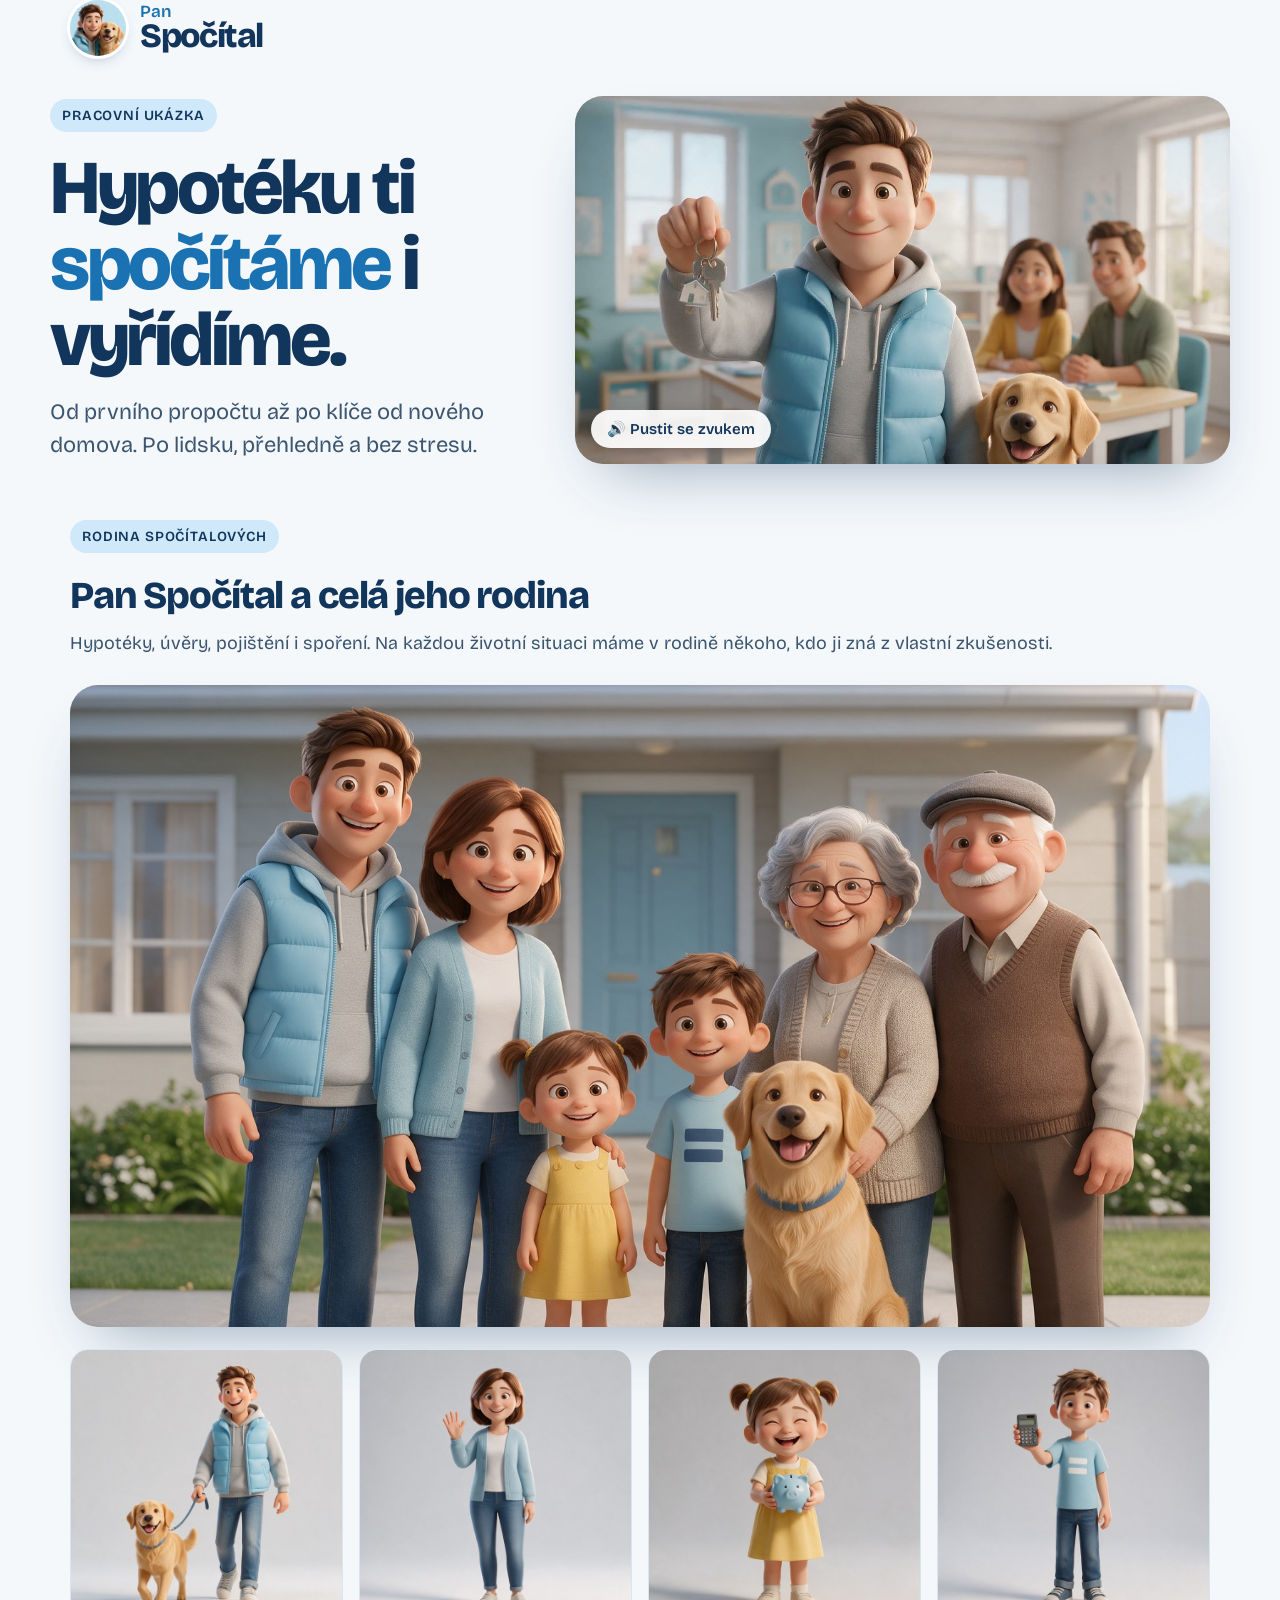
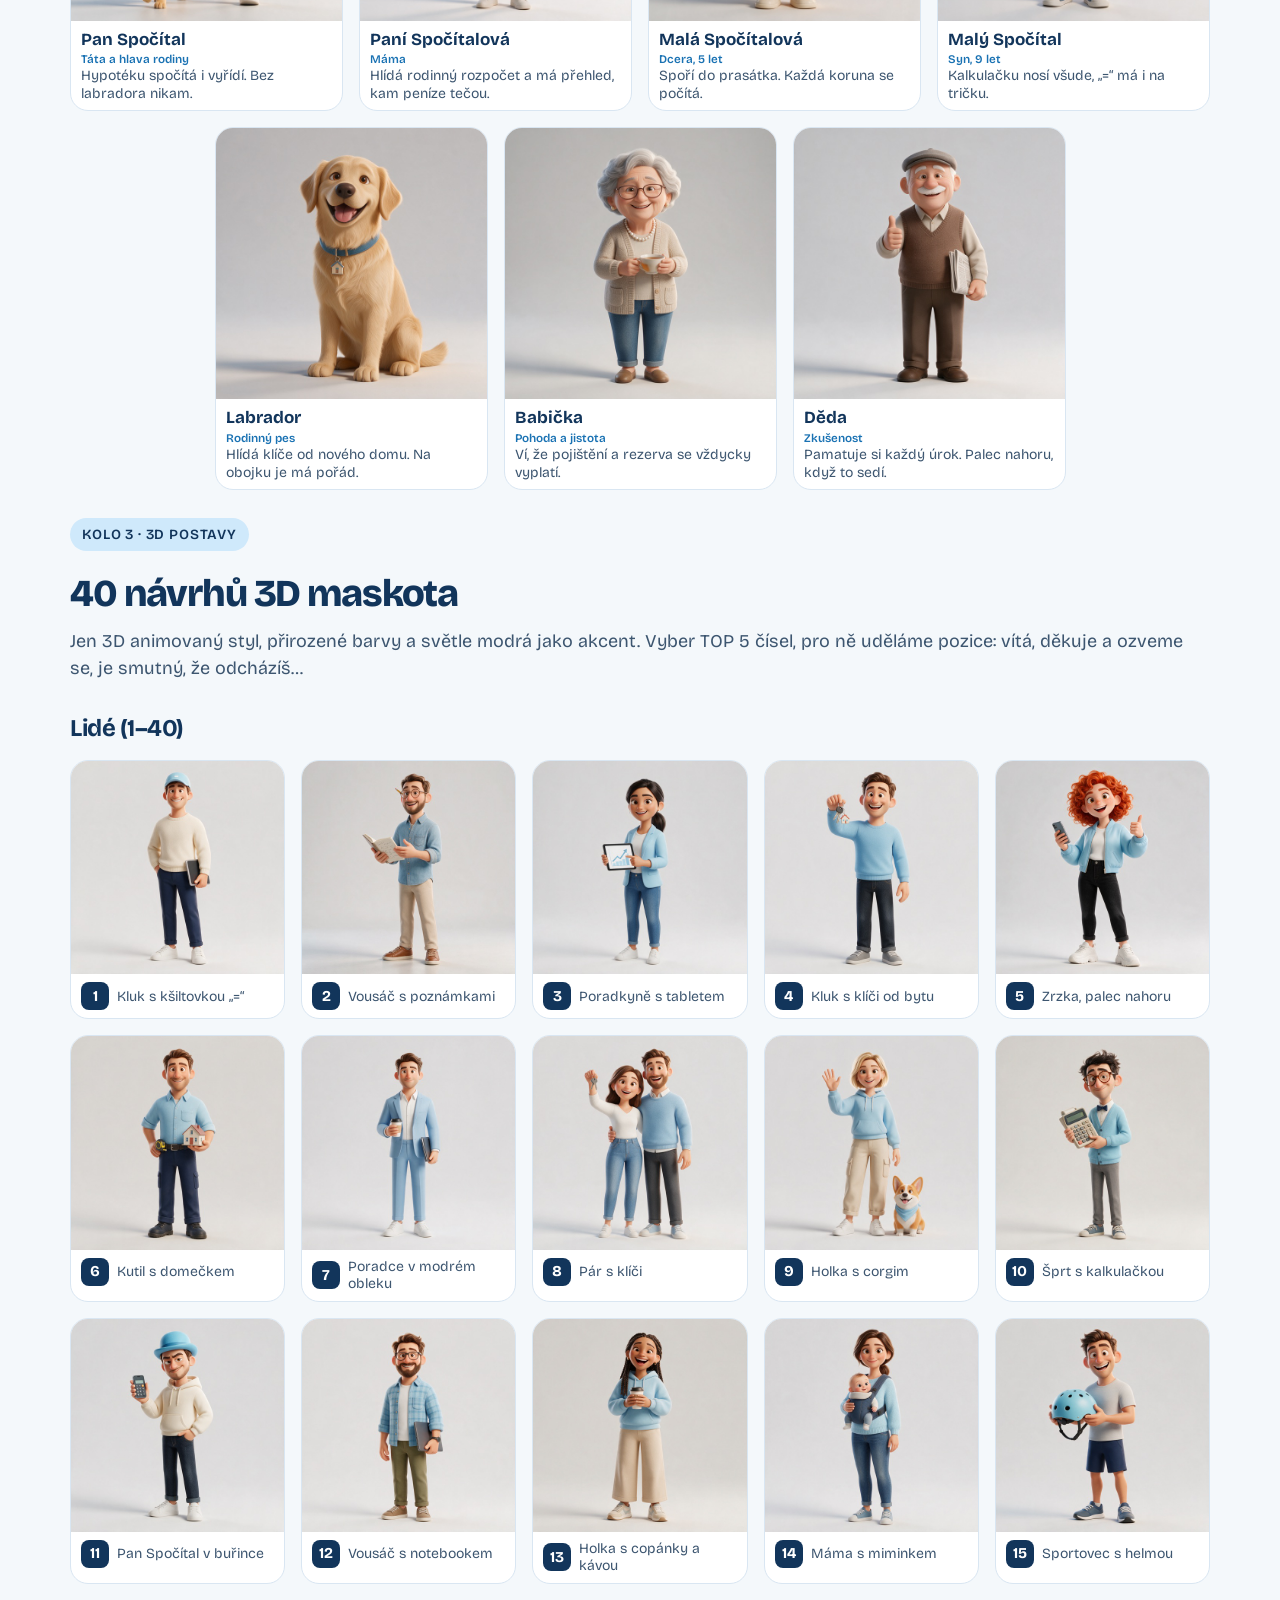
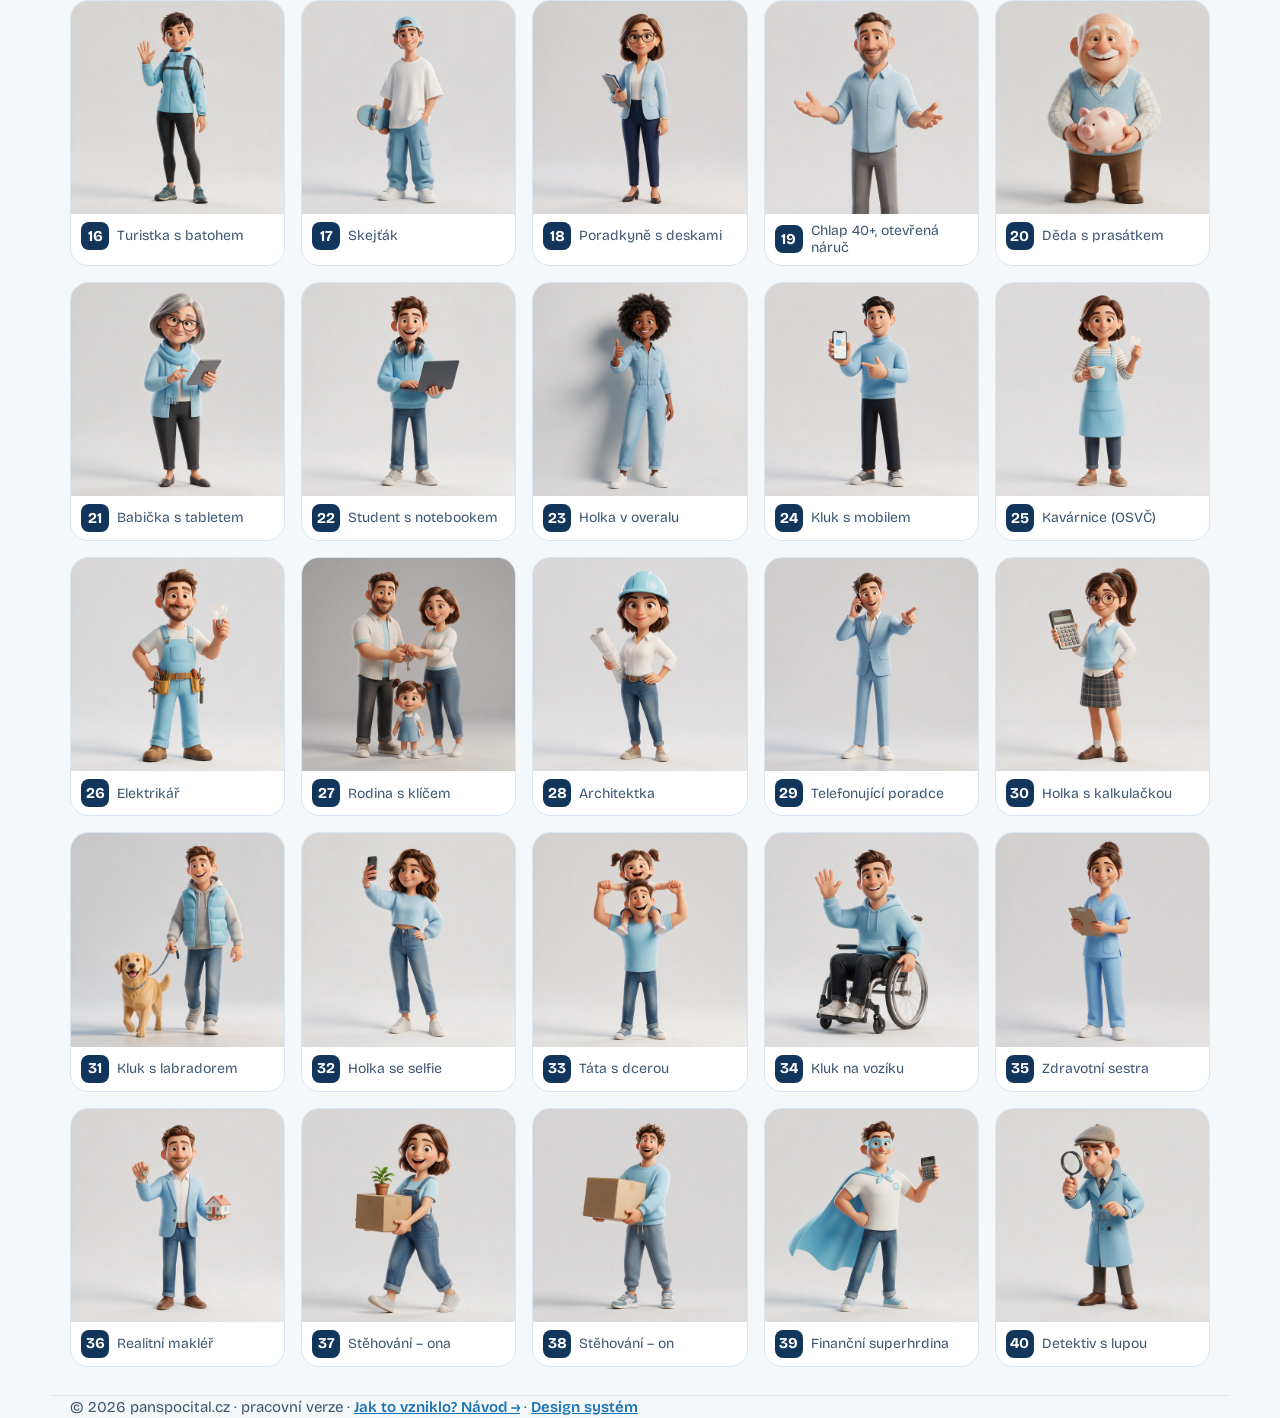
<file: index.html>
<!doctype html>
<html lang="cs">
<head>
<meta charset="utf-8">
<meta name="viewport" content="width=device-width, initial-scale=1">
<title>Pan Spočítal – hypotéku ti spočítáme i vyřídíme</title>
<meta name="description" content="Od prvního propočtu až po klíče od nového domova. Hypotéku ti spočítáme i vyřídíme – po lidsku, přehledně a bez stresu.">
<link rel="canonical" href="https://panspocital.cz/">
<meta property="og:type" content="website">
<meta property="og:site_name" content="Pan Spočítal">
<meta property="og:locale" content="cs_CZ">
<meta property="og:url" content="https://panspocital.cz/">
<meta property="og:title" content="Hypotéku ti spočítáme i vyřídíme | Pan Spočítal">
<meta property="og:description" content="Od prvního propočtu až po klíče od nového domova. Po lidsku, přehledně a bez stresu.">
<meta property="og:image" content="https://panspocital.cz/og.jpg">
<meta property="og:image:secure_url" content="https://panspocital.cz/og.jpg">
<meta property="og:image:type" content="image/jpeg">
<meta property="og:image:width" content="1200">
<meta property="og:image:height" content="630">
<meta property="og:image:alt" content="Pan Spočítal s labradorem a mladým párem – Hypotéku ti spočítáme i vyřídíme">
<meta name="twitter:card" content="summary_large_image">
<meta name="twitter:title" content="Hypotéku ti spočítáme i vyřídíme | Pan Spočítal">
<meta name="twitter:description" content="Od prvního propočtu až po klíče od nového domova.">
<meta name="twitter:image" content="https://panspocital.cz/og.jpg">
<meta name="robots" content="noindex, nofollow">
<link rel="icon" type="image/png" href="/favicon.png">
<link rel="apple-touch-icon" href="/apple-touch-icon.png">
<link rel="preconnect" href="https://fonts.googleapis.com">
<link rel="preconnect" href="https://fonts.gstatic.com" crossorigin>
<link href="https://fonts.googleapis.com/css2?family=Bricolage+Grotesque:wght@400;600;800&display=swap" rel="stylesheet">
<link rel="stylesheet" href="/css/tokens.css">
<style>
*{box-sizing:border-box}
html{-webkit-text-size-adjust:100%}
body{margin:0;background:var(--bg);color:var(--forest);font-family:'Bricolage Grotesque',system-ui,sans-serif;line-height:1.5}
.wrap{max-width:1180px;margin:0 auto;padding:0 20px}
header{padding:28px 0}
.brand{display:flex;align-items:center;gap:14px;text-decoration:none;color:inherit}
.brand .logo{border-radius:50%;object-fit:cover;box-shadow:0 0 0 3px #fff,0 6px 16px -6px rgba(18,53,91,.45);width:56px;height:56px;flex:none}
.brand .t{display:flex;flex-direction:column;line-height:.95}
.brand .t small{font-size:17px;font-weight:600;color:var(--green)}
.brand .t b{font-size:34px;font-weight:800;letter-spacing:-.04em}
.hero{padding:40px 0 56px}
.tag{display:inline-block;background:var(--lime);color:var(--forest);font-weight:600;font-size:14px;letter-spacing:.06em;text-transform:uppercase;padding:6px 12px;border-radius:999px}
h1{font-size:clamp(38px,7vw,76px);font-weight:800;letter-spacing:-.045em;line-height:1;margin:18px 0 18px;max-width:14ch}
h1 span{color:var(--green)}
.lead{font-size:clamp(18px,2.2vw,22px);color:var(--muted);max-width:52ch;margin:0}
h2{font-size:clamp(26px,3.6vw,38px);font-weight:800;letter-spacing:-.03em;margin:0 0 6px}
.sub{color:var(--muted);margin:0 0 28px;font-size:18px}
section{padding:48px 0}
.grid{display:grid;grid-template-columns:repeat(3,minmax(0,1fr));gap:22px}
.card{background:var(--card);border:1px solid var(--line);border-radius:24px;overflow:hidden;display:flex;flex-direction:column;transition:transform .2s ease,box-shadow .2s ease}
.card:hover{transform:translateY(-4px);box-shadow:0 18px 40px -20px rgba(18,53,91,.35)}
.card img{display:block;width:100%;height:auto;aspect-ratio:1/1;object-fit:cover;background:#eef3f7}
.card .info{padding:16px 20px 20px}
.card .num{font-size:13px;font-weight:600;letter-spacing:.08em;text-transform:uppercase;color:var(--green)}
.card h3{margin:2px 0 4px;font-size:22px;letter-spacing:-.02em}
.card p{margin:0;color:var(--muted);font-size:16px}
.alt .grid{grid-template-columns:repeat(4,minmax(0,1fr))}
.dark{background:var(--forest);color:var(--bg);border-radius:32px;padding:44px;margin:24px 0 64px;display:grid;grid-template-columns:auto 1fr;gap:32px;align-items:center}
.dark svg{width:140px;height:140px}
.dark h2{color:var(--bg)}
.dark p{color:#B9D6C6;margin:0;font-size:18px;max-width:60ch}
.tag-blue{background:#CFE9FB;color:#12355B}
.styles,.row{display:grid;grid-template-columns:200px repeat(5,minmax(0,1fr));gap:14px}
.styles{font-weight:700;font-size:15px;margin:8px 0 10px}
.row{margin-bottom:18px;align-items:start}
.cells{display:contents}
.rl small{font-weight:600;color:var(--muted);letter-spacing:.06em}
.rl h3{margin:2px 0 4px;font-size:24px;letter-spacing:-.02em}
.rl p{margin:0;color:var(--muted);font-size:15px}
.m{margin:0;background:#fff;border:1px solid #D9E6F2;border-radius:18px;overflow:hidden}
.m img{display:block;width:100%;height:auto;aspect-ratio:1/1}
.m figcaption{display:flex;align-items:center;gap:8px;padding:8px 10px;font-size:14px;line-height:1.25;color:var(--muted)}
.m figcaption b{background:#12355B;color:#fff;border-radius:8px;min-width:28px;height:28px;display:grid;place-items:center;font-size:15px}
@media (max-width:900px){.styles{display:none}.row{grid-template-columns:repeat(3,minmax(0,1fr))}.rl{grid-column:1/-1}}
@media (max-width:560px){.row{grid-template-columns:repeat(2,minmax(0,1fr))}}
.g3d{display:grid;grid-template-columns:repeat(5,minmax(0,1fr));gap:16px;margin-bottom:28px}
.gh{font-size:24px;letter-spacing:-.02em;margin:8px 0 14px}
@media (max-width:900px){.g3d{grid-template-columns:repeat(3,minmax(0,1fr))}}
@media (max-width:560px){.g3d{grid-template-columns:repeat(2,minmax(0,1fr))}}
.intro{display:grid;grid-template-columns:minmax(0,1fr) minmax(0,1.35fr);gap:40px;align-items:center}
.intro h1{max-width:12ch}
.intro-video{position:relative;border-radius:28px;overflow:hidden;box-shadow:0 30px 60px -30px rgba(18,53,91,.45);background:#dfe9f1;aspect-ratio:16/9}
.intro-video video{display:block;width:100%;height:100%;object-fit:cover}
#zvuk{position:absolute;left:16px;bottom:16px;border:0;border-radius:999px;padding:10px 16px;font:600 15px 'Bricolage Grotesque',system-ui,sans-serif;background:rgba(255,255,255,.92);color:#12355B;cursor:pointer;box-shadow:0 6px 18px -6px rgba(0,0,0,.35)}
#zvuk:hover{background:#fff}
@media (max-width:900px){.intro{grid-template-columns:1fr;gap:24px}}
.rodina-foto{display:block;width:100%;height:auto;border-radius:28px;margin:0 0 22px;box-shadow:0 30px 60px -30px rgba(18,53,91,.45)}
.rodina{display:flex;flex-wrap:wrap;justify-content:center}.rodina>.m{width:calc(25% - 12px)}
.rodina figcaption{align-items:flex-start}
.rodina figcaption strong{font-size:17px;color:var(--forest)}
.rodina figcaption small{color:var(--green);font-weight:600}
@media (max-width:900px){.rodina>.m{width:calc(50% - 8px)}}
footer{border-top:1px solid var(--line);padding:28px 0 40px;color:var(--muted);font-size:15px}
@media (max-width:900px){.alt .grid,.grid{grid-template-columns:repeat(2,minmax(0,1fr))}}
@media (max-width:560px){.wrap{padding:0 16px}.alt .grid,.grid{grid-template-columns:1fr}.dark{grid-template-columns:1fr;padding:28px}.dark svg{width:96px;height:96px}}
</style>
</head>
<body>
<header class="wrap">
  <a class="brand" href="/" aria-label="Pan Spočítal">
    <img class="logo" src="img/logo.jpg" alt="" width="240" height="240">
    <span class="t"><small>Pan</small><b>Spočítal</b></span>
  </a>
</header>

<main>
  <div class="wrap hero intro">
    <div class="intro-text">
      <span class="tag">Pracovní ukázka</span>
      <h1>Hypotéku ti <span>spočítáme</span> i vyřídíme.</h1>
      <p class="lead">Od prvního propočtu až po klíče od nového domova. Po lidsku, přehledně a bez stresu.</p>
    </div>
    <div class="intro-video">
      <video id="intro" src="video/intro.mp4" poster="video/intro-poster.jpg" autoplay muted playsinline preload="auto" aria-label="Animace: poradce s labradorem mluví do kamery, pak předá mladému páru klíče od domu a pár se obejme"></video>
      <button id="zvuk" type="button" aria-label="Přehrát video se zvukem">🔊 Pustit se zvukem</button>
    </div>
  </div>

  <section class="wrap" id="rodina">
    <span class="tag">Rodina Spočítalových</span>
    <h2 style="margin-top:14px">Pan Spočítal a celá jeho rodina</h2>
    <p class="sub">Hypotéky, úvěry, pojištění i spoření. Na každou životní situaci máme v rodině někoho, kdo ji zná z vlastní zkušenosti.</p>
    <img class="rodina-foto" src="img/rodina/rodina.jpg" alt="Rodina Spočítalových před domem: Pan Spočítal, jeho žena, dcera, syn, labrador, babička a děda" width="1600" height="900" loading="lazy">
    <div class="g3d rodina"><figure class="m"><img src="img/rodina/pan.jpg" alt="Pan Spočítal" width="640" height="640" loading="lazy"><figcaption><span><strong>Pan Spočítal</strong><br><small>Táta a hlava rodiny</small><br>Hypotéku spočítá i vyřídí. Bez labradora nikam.</span></figcaption></figure><figure class="m"><img src="img/rodina/manzelka.jpg" alt="Paní Spočítalová" width="640" height="640" loading="lazy"><figcaption><span><strong>Paní Spočítalová</strong><br><small>Máma</small><br>Hlídá rodinný rozpočet a má přehled, kam peníze tečou.</span></figcaption></figure><figure class="m"><img src="img/rodina/holcicka.jpg" alt="Malá Spočítalová" width="640" height="640" loading="lazy"><figcaption><span><strong>Malá Spočítalová</strong><br><small>Dcera, 5 let</small><br>Spoří do prasátka. Každá koruna se počítá.</span></figcaption></figure><figure class="m"><img src="img/rodina/kluk.jpg" alt="Malý Spočítal" width="640" height="640" loading="lazy"><figcaption><span><strong>Malý Spočítal</strong><br><small>Syn, 9 let</small><br>Kalkulačku nosí všude, „=“ má i na tričku.</span></figcaption></figure><figure class="m"><img src="img/rodina/pes.jpg" alt="Labrador" width="640" height="640" loading="lazy"><figcaption><span><strong>Labrador</strong><br><small>Rodinný pes</small><br>Hlídá klíče od nového domu. Na obojku je má pořád.</span></figcaption></figure><figure class="m"><img src="img/rodina/babicka.jpg" alt="Babička" width="640" height="640" loading="lazy"><figcaption><span><strong>Babička</strong><br><small>Pohoda a jistota</small><br>Ví, že pojištění a rezerva se vždycky vyplatí.</span></figcaption></figure><figure class="m"><img src="img/rodina/deda.jpg" alt="Děda" width="640" height="640" loading="lazy"><figcaption><span><strong>Děda</strong><br><small>Zkušenost</small><br>Pamatuje si každý úrok. Palec nahoru, když to sedí.</span></figcaption></figure></div>
  </section>

  <section class="wrap" id="maskoti-3d">
    <span class="tag tag-blue">Kolo 3 · 3D postavy</span>
    <h2 style="margin-top:14px">40 návrhů 3D maskota</h2>
    <p class="sub">Jen 3D animovaný styl, přirozené barvy a světle modrá jako akcent. Vyber TOP 5 čísel, pro ně uděláme pozice: vítá, děkuje a ozveme se, je smutný, že odcházíš…</p>
    <h3 class="gh">Lidé (1–40)</h3>
    <div class="g3d"><figure class="m"><img src="img/3d/01.jpg" alt="Kluk s kšiltovkou „=“" width="560" height="560" loading="lazy"><figcaption><b>1</b><span>Kluk s kšiltovkou „=“</span></figcaption></figure><figure class="m"><img src="img/3d/02.jpg" alt="Vousáč s poznámkami" width="560" height="560" loading="lazy"><figcaption><b>2</b><span>Vousáč s poznámkami</span></figcaption></figure><figure class="m"><img src="img/3d/03.jpg" alt="Poradkyně s tabletem" width="560" height="560" loading="lazy"><figcaption><b>3</b><span>Poradkyně s tabletem</span></figcaption></figure><figure class="m"><img src="img/3d/04.jpg" alt="Kluk s klíči od bytu" width="560" height="560" loading="lazy"><figcaption><b>4</b><span>Kluk s klíči od bytu</span></figcaption></figure><figure class="m"><img src="img/3d/05.jpg" alt="Zrzka, palec nahoru" width="560" height="560" loading="lazy"><figcaption><b>5</b><span>Zrzka, palec nahoru</span></figcaption></figure><figure class="m"><img src="img/3d/06.jpg" alt="Kutil s domečkem" width="560" height="560" loading="lazy"><figcaption><b>6</b><span>Kutil s domečkem</span></figcaption></figure><figure class="m"><img src="img/3d/07.jpg" alt="Poradce v modrém obleku" width="560" height="560" loading="lazy"><figcaption><b>7</b><span>Poradce v modrém obleku</span></figcaption></figure><figure class="m"><img src="img/3d/08.jpg" alt="Pár s klíči" width="560" height="560" loading="lazy"><figcaption><b>8</b><span>Pár s klíči</span></figcaption></figure><figure class="m"><img src="img/3d/09.jpg" alt="Holka s corgim" width="560" height="560" loading="lazy"><figcaption><b>9</b><span>Holka s corgim</span></figcaption></figure><figure class="m"><img src="img/3d/10.jpg" alt="Šprt s kalkulačkou" width="560" height="560" loading="lazy"><figcaption><b>10</b><span>Šprt s kalkulačkou</span></figcaption></figure><figure class="m"><img src="img/3d/11.jpg" alt="Pan Spočítal v buřince" width="560" height="560" loading="lazy"><figcaption><b>11</b><span>Pan Spočítal v buřince</span></figcaption></figure><figure class="m"><img src="img/3d/12.jpg" alt="Vousáč s notebookem" width="560" height="560" loading="lazy"><figcaption><b>12</b><span>Vousáč s notebookem</span></figcaption></figure><figure class="m"><img src="img/3d/13.jpg" alt="Holka s copánky a kávou" width="560" height="560" loading="lazy"><figcaption><b>13</b><span>Holka s copánky a kávou</span></figcaption></figure><figure class="m"><img src="img/3d/14.jpg" alt="Máma s miminkem" width="560" height="560" loading="lazy"><figcaption><b>14</b><span>Máma s miminkem</span></figcaption></figure><figure class="m"><img src="img/3d/15.jpg" alt="Sportovec s helmou" width="560" height="560" loading="lazy"><figcaption><b>15</b><span>Sportovec s helmou</span></figcaption></figure><figure class="m"><img src="img/3d/16.jpg" alt="Turistka s batohem" width="560" height="560" loading="lazy"><figcaption><b>16</b><span>Turistka s batohem</span></figcaption></figure><figure class="m"><img src="img/3d/17.jpg" alt="Skejťák" width="560" height="560" loading="lazy"><figcaption><b>17</b><span>Skejťák</span></figcaption></figure><figure class="m"><img src="img/3d/18.jpg" alt="Poradkyně s deskami" width="560" height="560" loading="lazy"><figcaption><b>18</b><span>Poradkyně s deskami</span></figcaption></figure><figure class="m"><img src="img/3d/19.jpg" alt="Chlap 40+, otevřená náruč" width="560" height="560" loading="lazy"><figcaption><b>19</b><span>Chlap 40+, otevřená náruč</span></figcaption></figure><figure class="m"><img src="img/3d/20.jpg" alt="Děda s prasátkem" width="560" height="560" loading="lazy"><figcaption><b>20</b><span>Děda s prasátkem</span></figcaption></figure><figure class="m"><img src="img/3d/21.jpg" alt="Babička s tabletem" width="560" height="560" loading="lazy"><figcaption><b>21</b><span>Babička s tabletem</span></figcaption></figure><figure class="m"><img src="img/3d/22.jpg" alt="Student s notebookem" width="560" height="560" loading="lazy"><figcaption><b>22</b><span>Student s notebookem</span></figcaption></figure><figure class="m"><img src="img/3d/23.jpg" alt="Holka v overalu" width="560" height="560" loading="lazy"><figcaption><b>23</b><span>Holka v overalu</span></figcaption></figure><figure class="m"><img src="img/3d/24.jpg" alt="Kluk s mobilem" width="560" height="560" loading="lazy"><figcaption><b>24</b><span>Kluk s mobilem</span></figcaption></figure><figure class="m"><img src="img/3d/25.jpg" alt="Kavárnice (OSVČ)" width="560" height="560" loading="lazy"><figcaption><b>25</b><span>Kavárnice (OSVČ)</span></figcaption></figure><figure class="m"><img src="img/3d/26.jpg" alt="Elektrikář" width="560" height="560" loading="lazy"><figcaption><b>26</b><span>Elektrikář</span></figcaption></figure><figure class="m"><img src="img/3d/27.jpg" alt="Rodina s klíčem" width="560" height="560" loading="lazy"><figcaption><b>27</b><span>Rodina s klíčem</span></figcaption></figure><figure class="m"><img src="img/3d/28.jpg" alt="Architektka" width="560" height="560" loading="lazy"><figcaption><b>28</b><span>Architektka</span></figcaption></figure><figure class="m"><img src="img/3d/29.jpg" alt="Telefonující poradce" width="560" height="560" loading="lazy"><figcaption><b>29</b><span>Telefonující poradce</span></figcaption></figure><figure class="m"><img src="img/3d/30.jpg" alt="Holka s kalkulačkou" width="560" height="560" loading="lazy"><figcaption><b>30</b><span>Holka s kalkulačkou</span></figcaption></figure><figure class="m"><img src="img/3d/31.jpg" alt="Kluk s labradorem" width="560" height="560" loading="lazy"><figcaption><b>31</b><span>Kluk s labradorem</span></figcaption></figure><figure class="m"><img src="img/3d/32.jpg" alt="Holka se selfie" width="560" height="560" loading="lazy"><figcaption><b>32</b><span>Holka se selfie</span></figcaption></figure><figure class="m"><img src="img/3d/33.jpg" alt="Táta s dcerou" width="560" height="560" loading="lazy"><figcaption><b>33</b><span>Táta s dcerou</span></figcaption></figure><figure class="m"><img src="img/3d/34.jpg" alt="Kluk na vozíku" width="560" height="560" loading="lazy"><figcaption><b>34</b><span>Kluk na vozíku</span></figcaption></figure><figure class="m"><img src="img/3d/35.jpg" alt="Zdravotní sestra" width="560" height="560" loading="lazy"><figcaption><b>35</b><span>Zdravotní sestra</span></figcaption></figure><figure class="m"><img src="img/3d/36.jpg" alt="Realitní makléř" width="560" height="560" loading="lazy"><figcaption><b>36</b><span>Realitní makléř</span></figcaption></figure><figure class="m"><img src="img/3d/37.jpg" alt="Stěhování – ona" width="560" height="560" loading="lazy"><figcaption><b>37</b><span>Stěhování – ona</span></figcaption></figure><figure class="m"><img src="img/3d/38.jpg" alt="Stěhování – on" width="560" height="560" loading="lazy"><figcaption><b>38</b><span>Stěhování – on</span></figcaption></figure><figure class="m"><img src="img/3d/39.jpg" alt="Finanční superhrdina" width="560" height="560" loading="lazy"><figcaption><b>39</b><span>Finanční superhrdina</span></figcaption></figure><figure class="m"><img src="img/3d/40.jpg" alt="Detektiv s lupou" width="560" height="560" loading="lazy"><figcaption><b>40</b><span>Detektiv s lupou</span></figcaption></figure></div>
  </section>

</main>

<footer class="wrap">© 2026 panspocital.cz · pracovní verze · <a href="/navod/" style="color:var(--green);font-weight:600">Jak to vzniklo? Návod →</a> · <a href="/design-system/" style="color:var(--green);font-weight:600">Design systém</a></footer>
<script>
(function(){var v=document.getElementById('intro'),b=document.getElementById('zvuk');if(!v||!b)return;
b.addEventListener('click',function(){v.muted=false;v.currentTime=0;var p=v.play();if(p&&p.catch)p.catch(function(){});b.hidden=true;});
v.addEventListener('ended',function(){b.hidden=false;b.textContent='↻ Přehrát znovu se zvukem';});})();
</script>
</body>
</html>
</file>
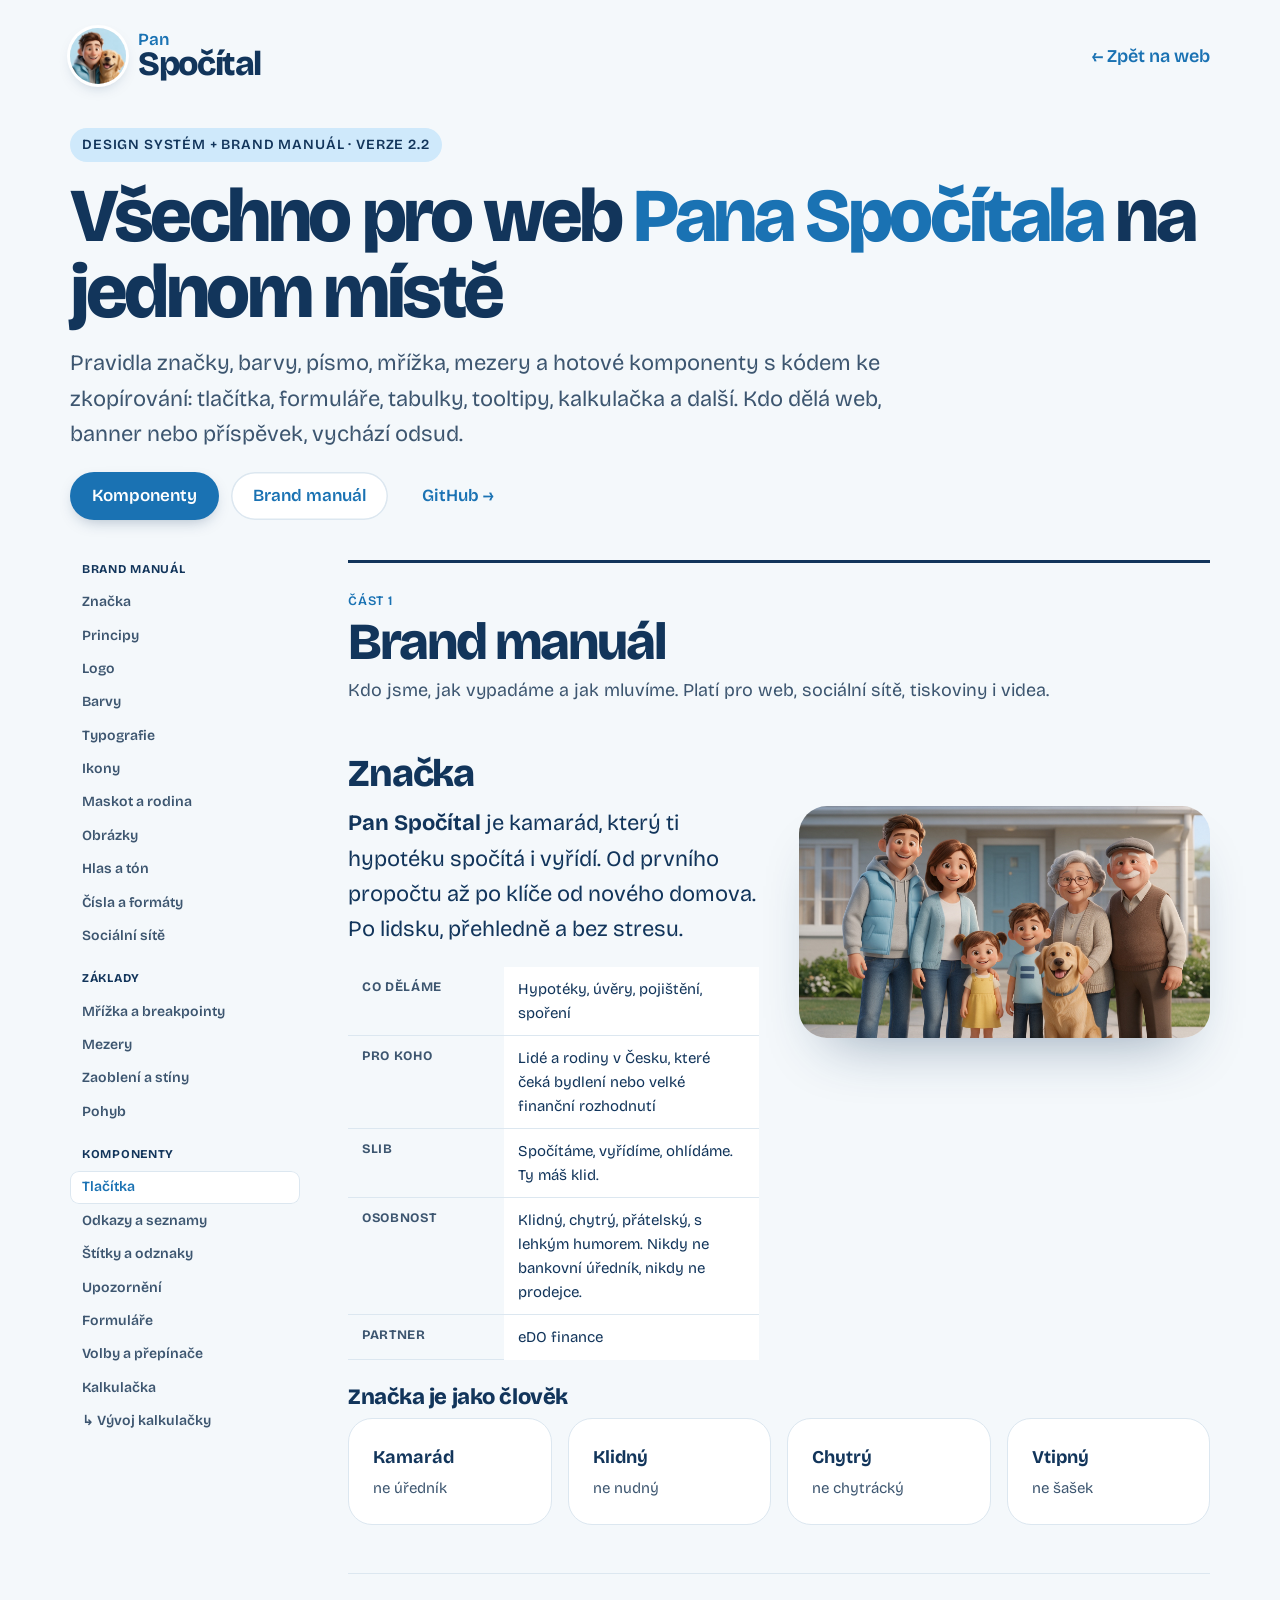
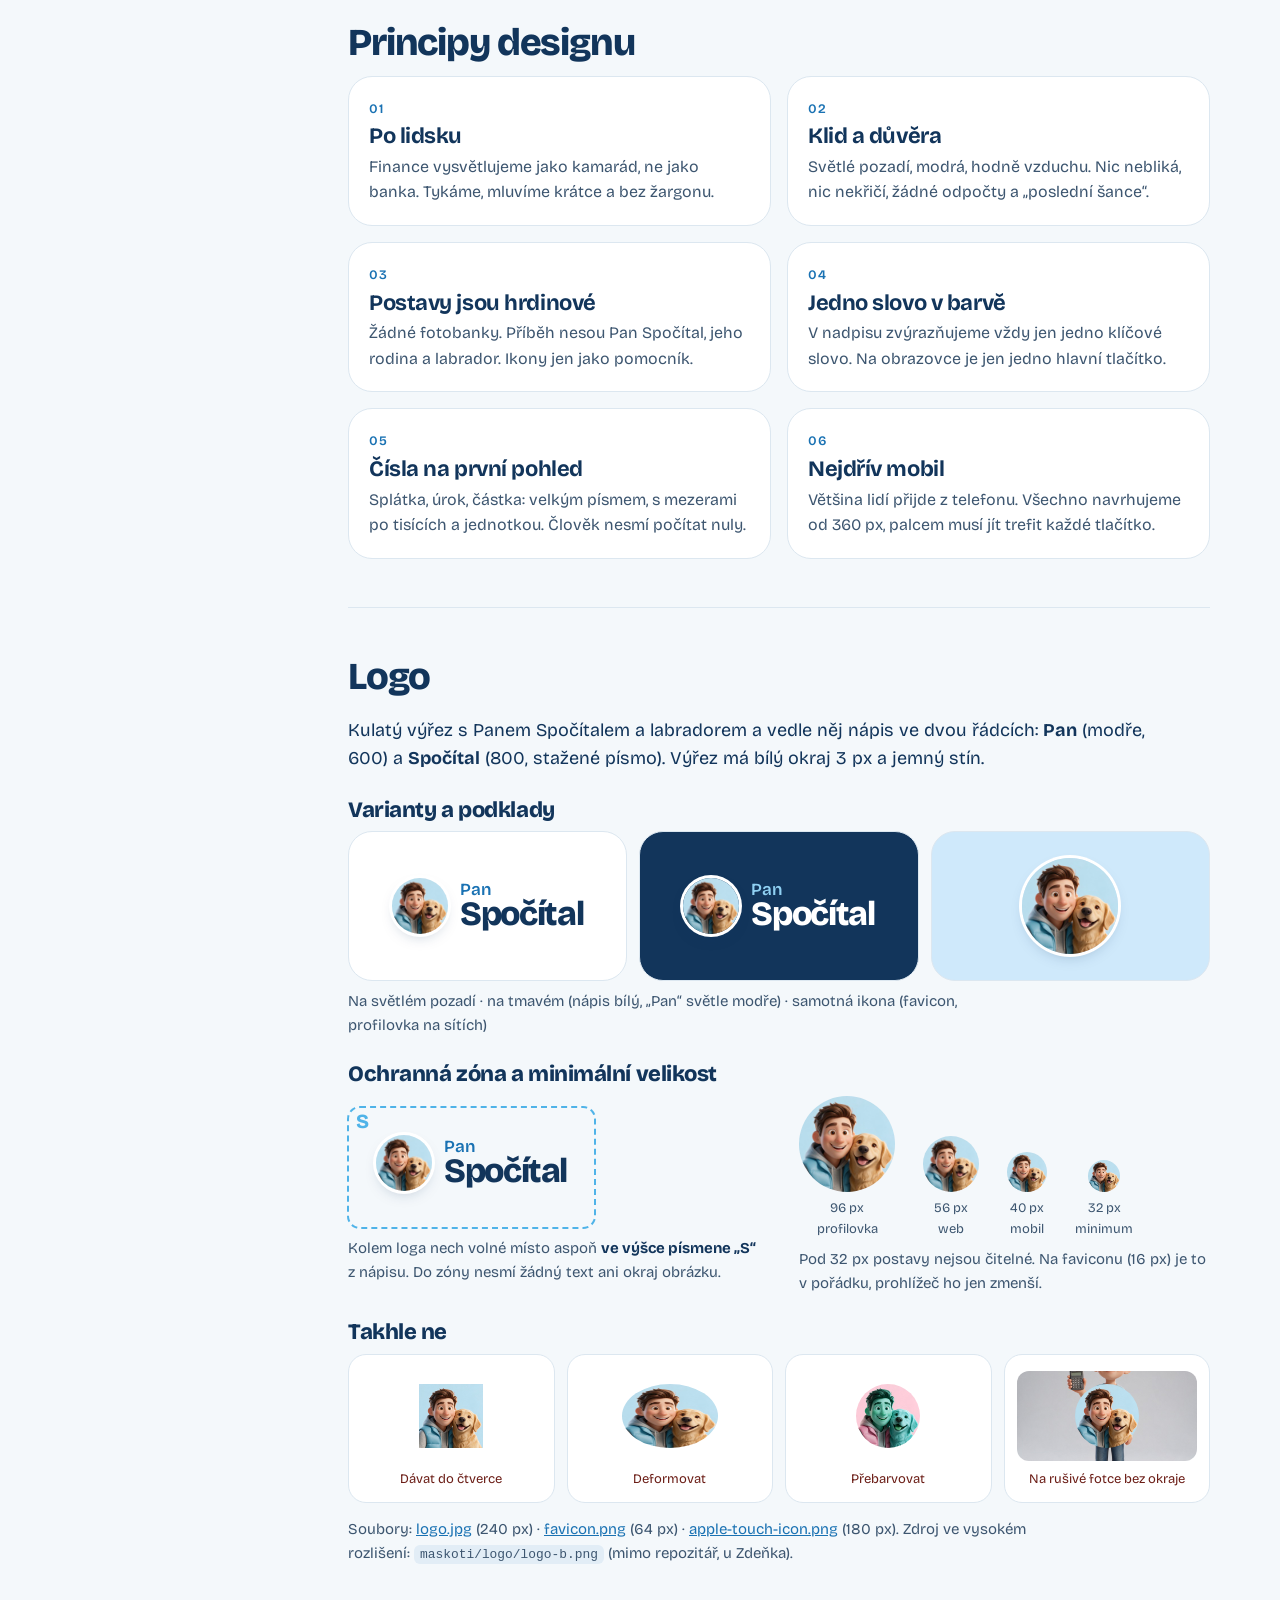
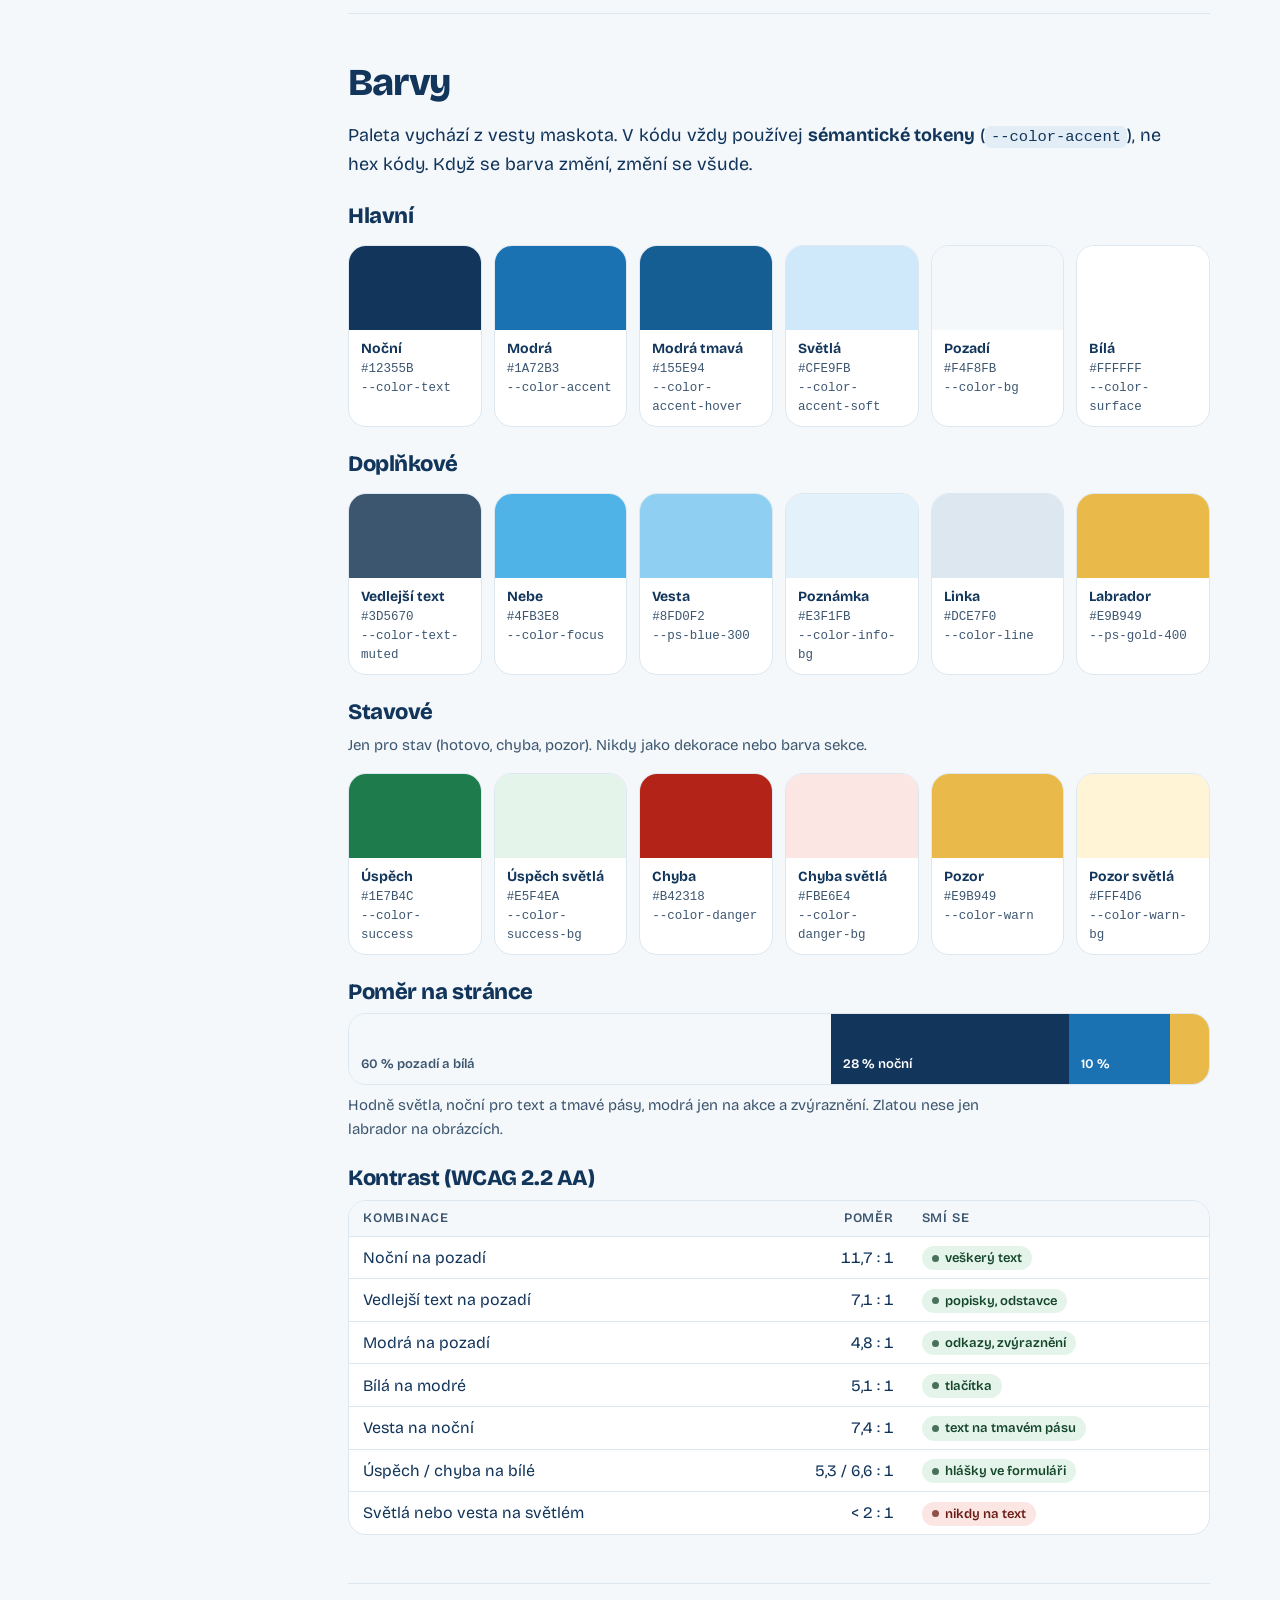
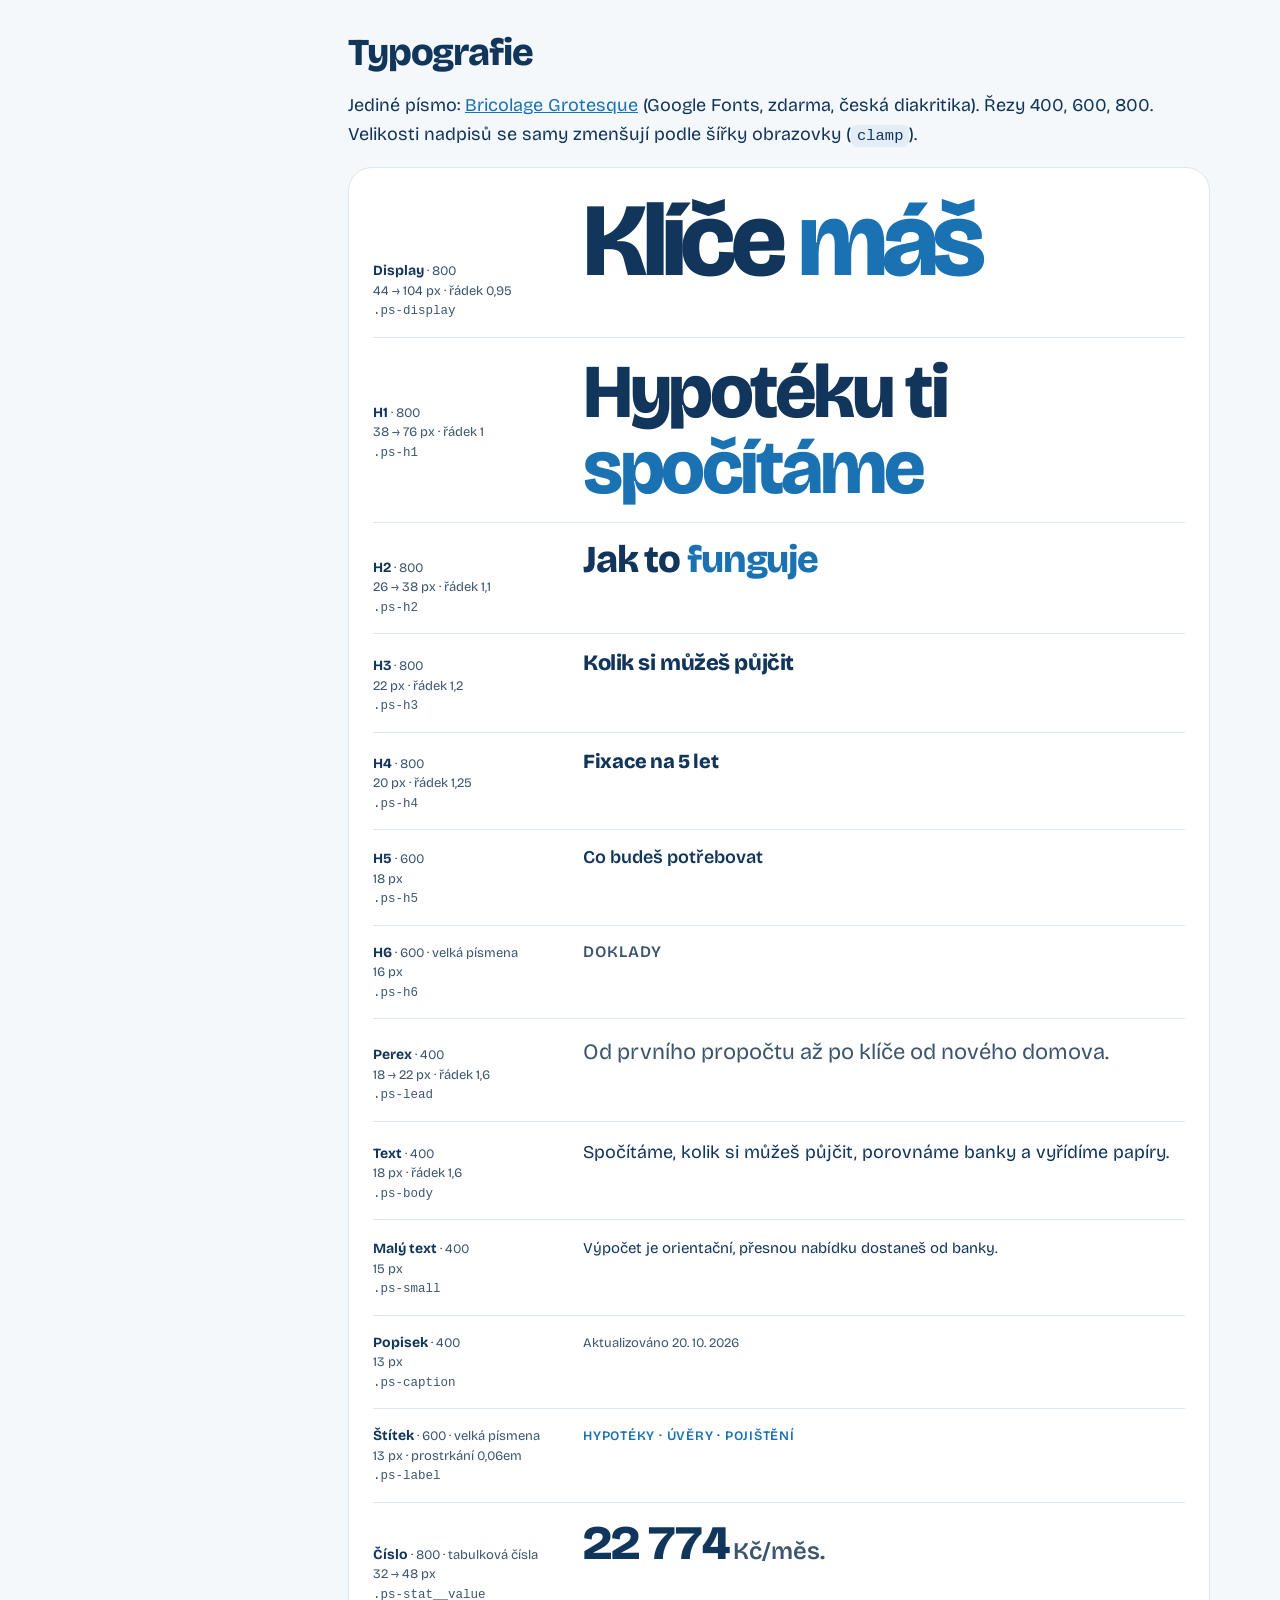
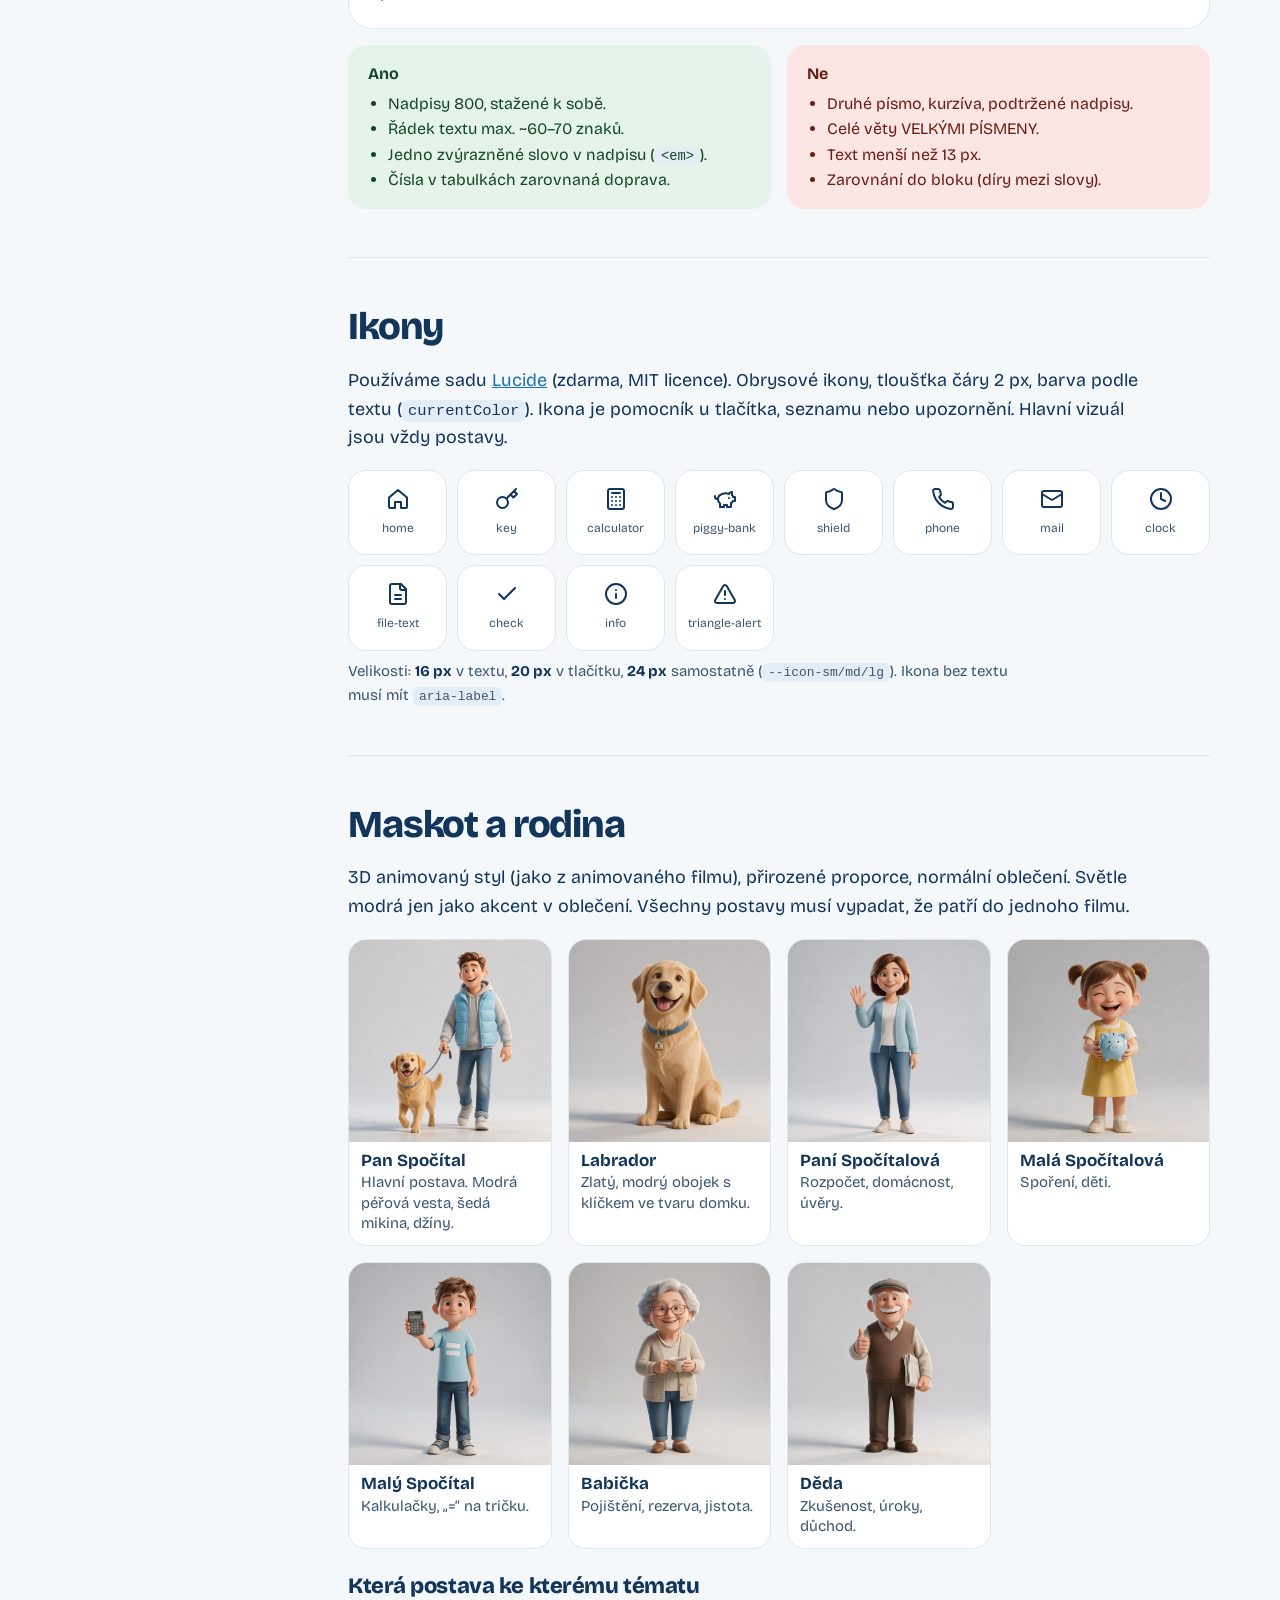
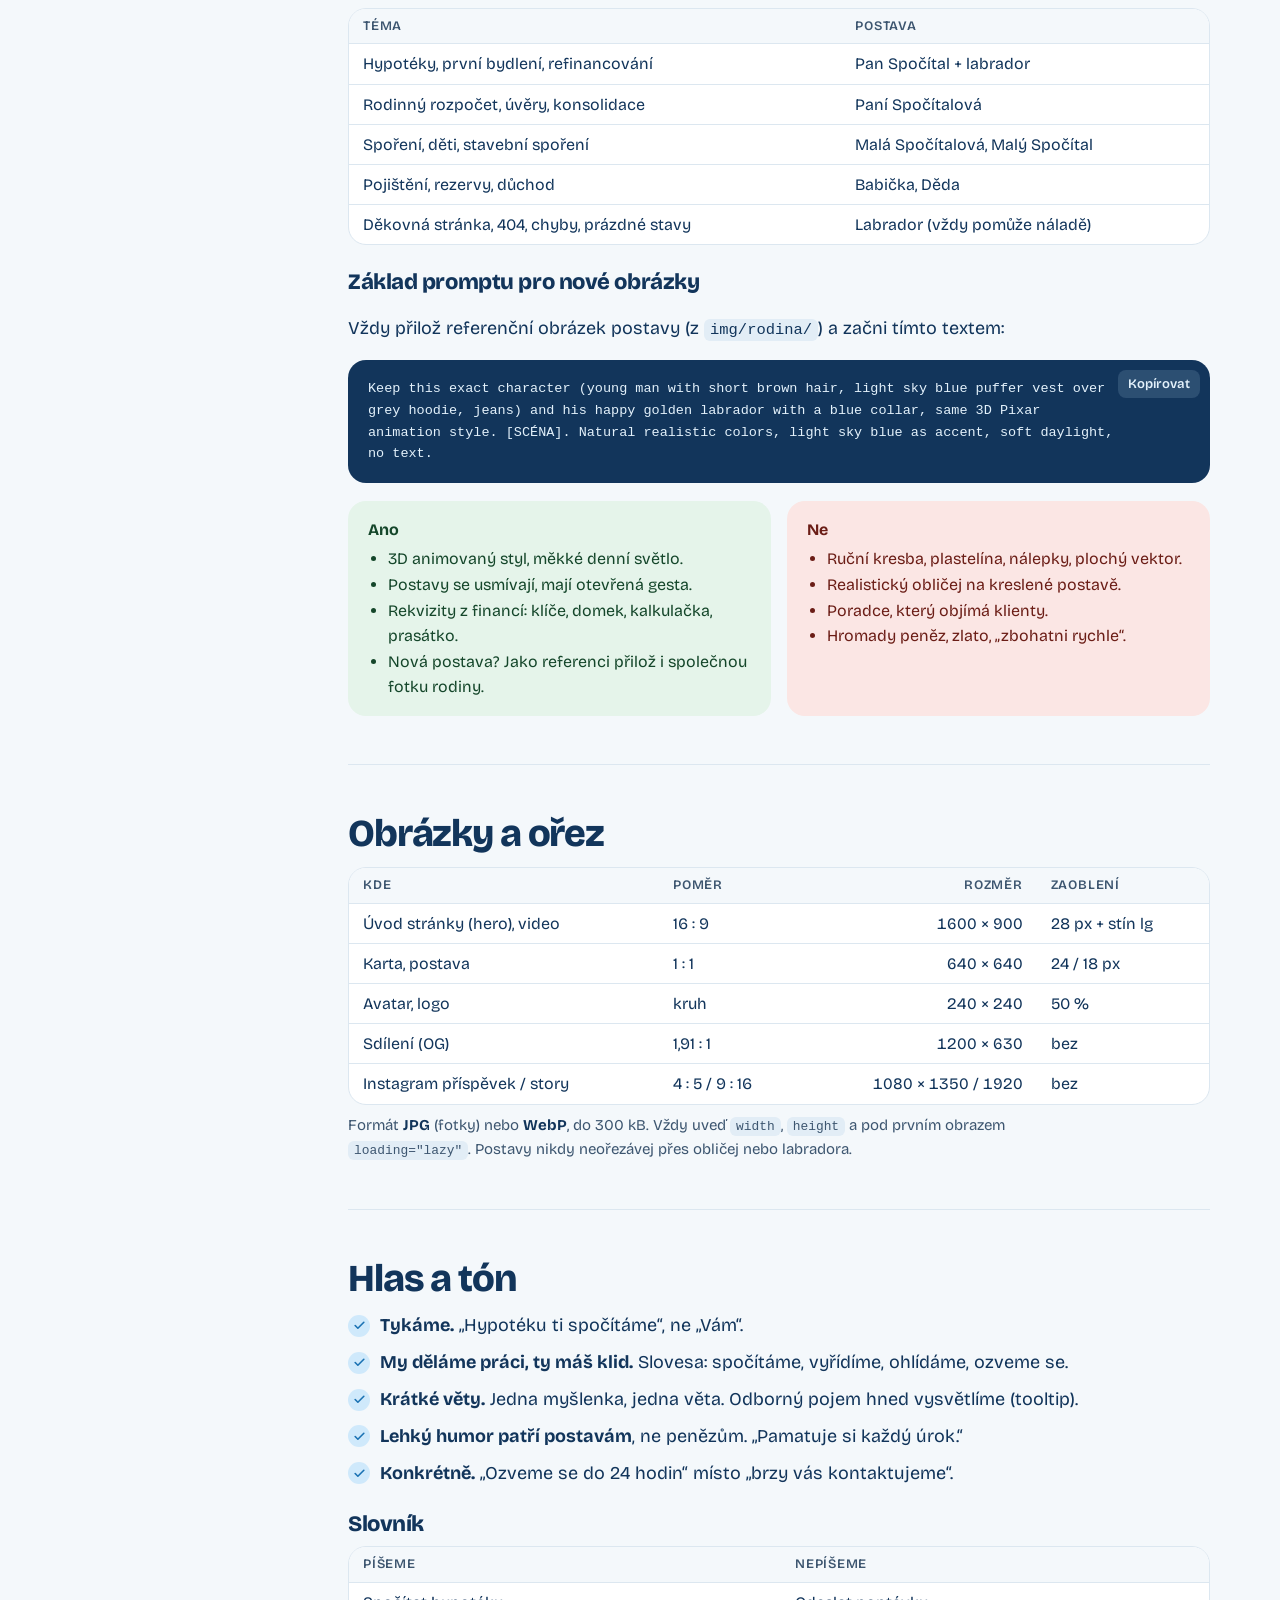
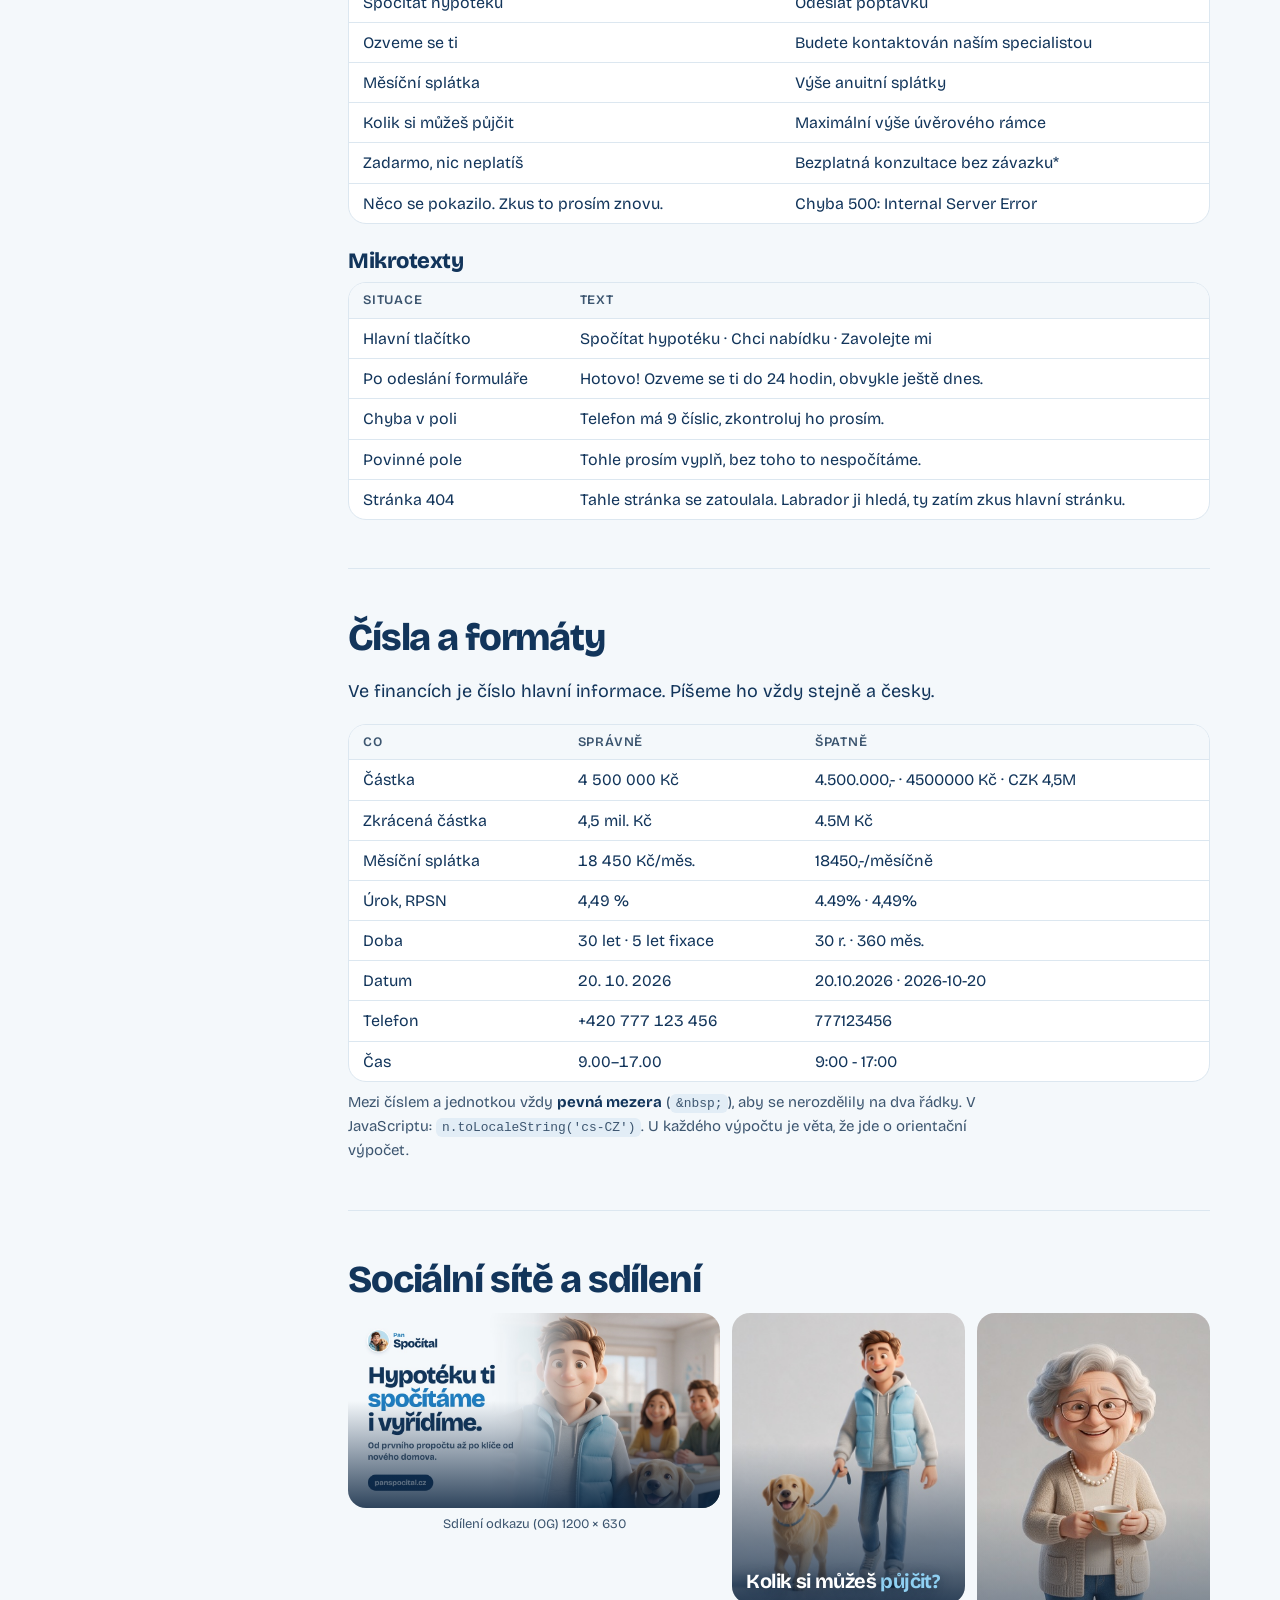
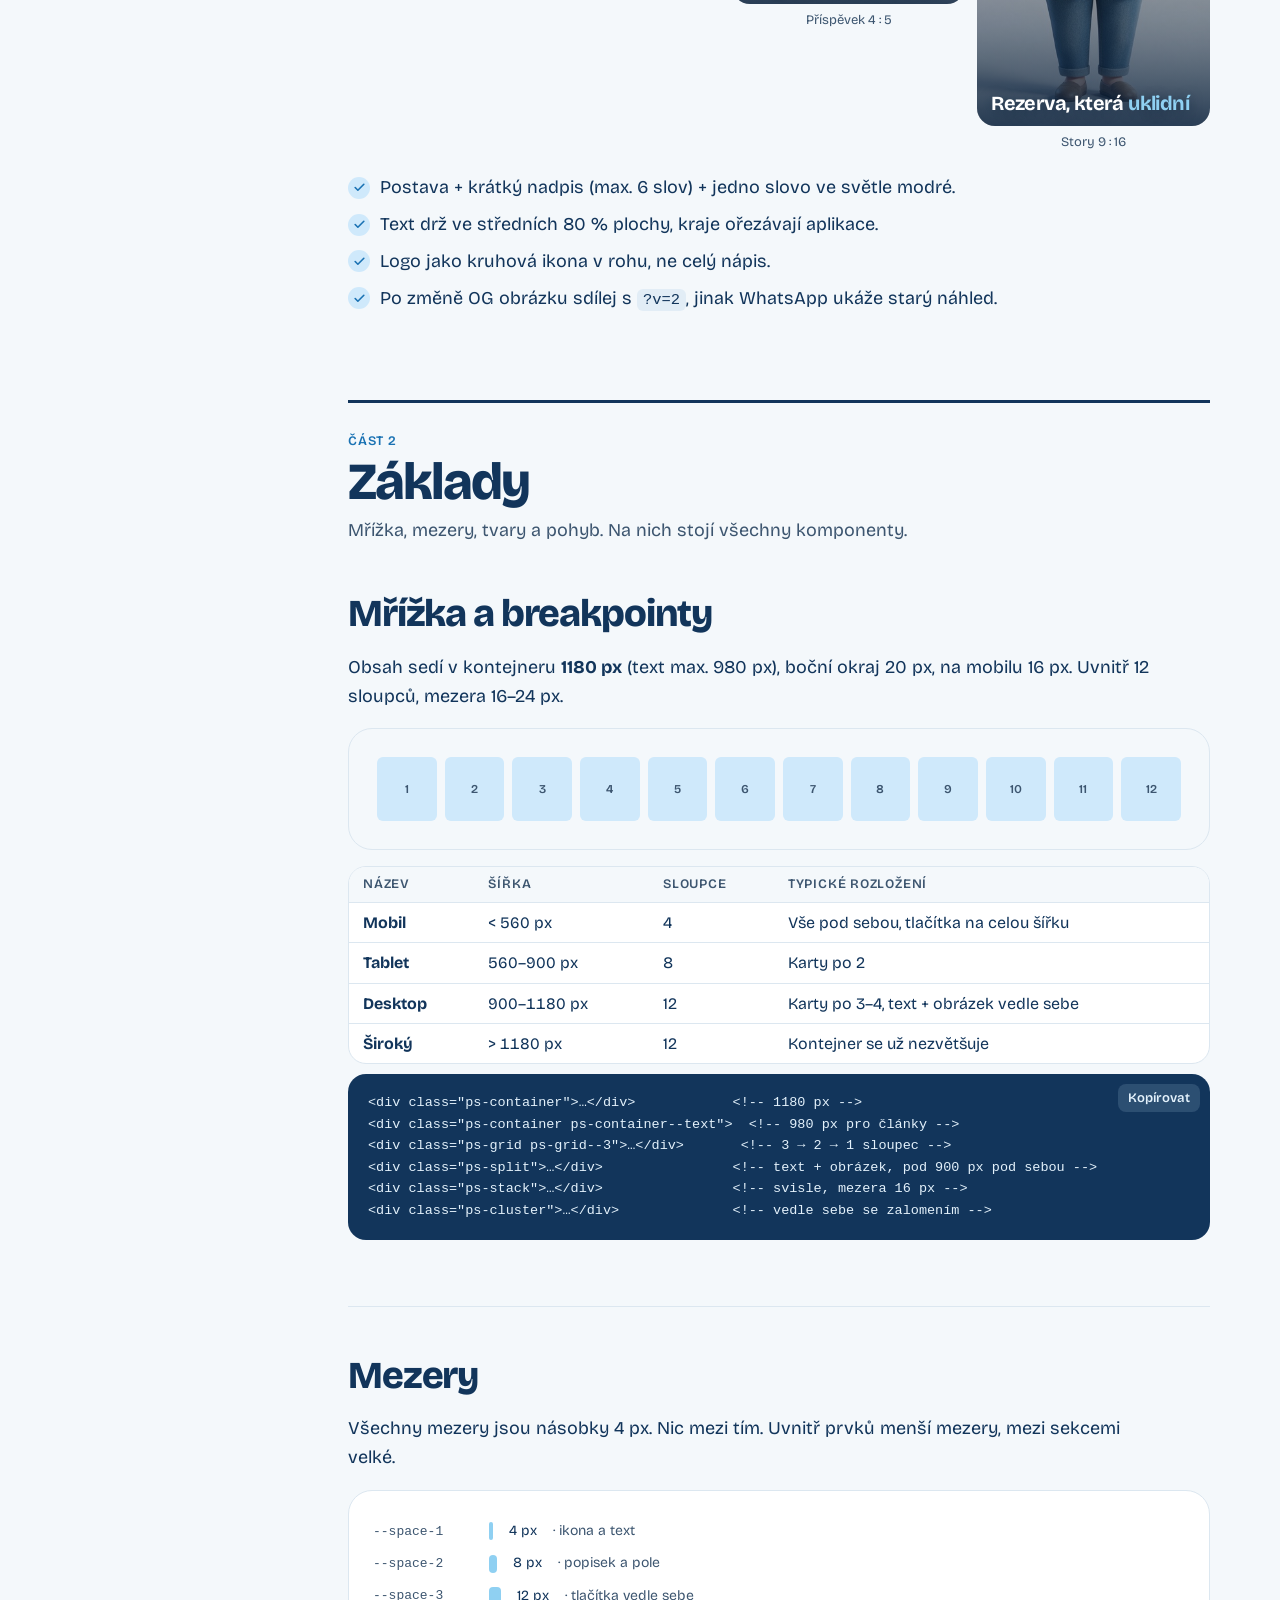
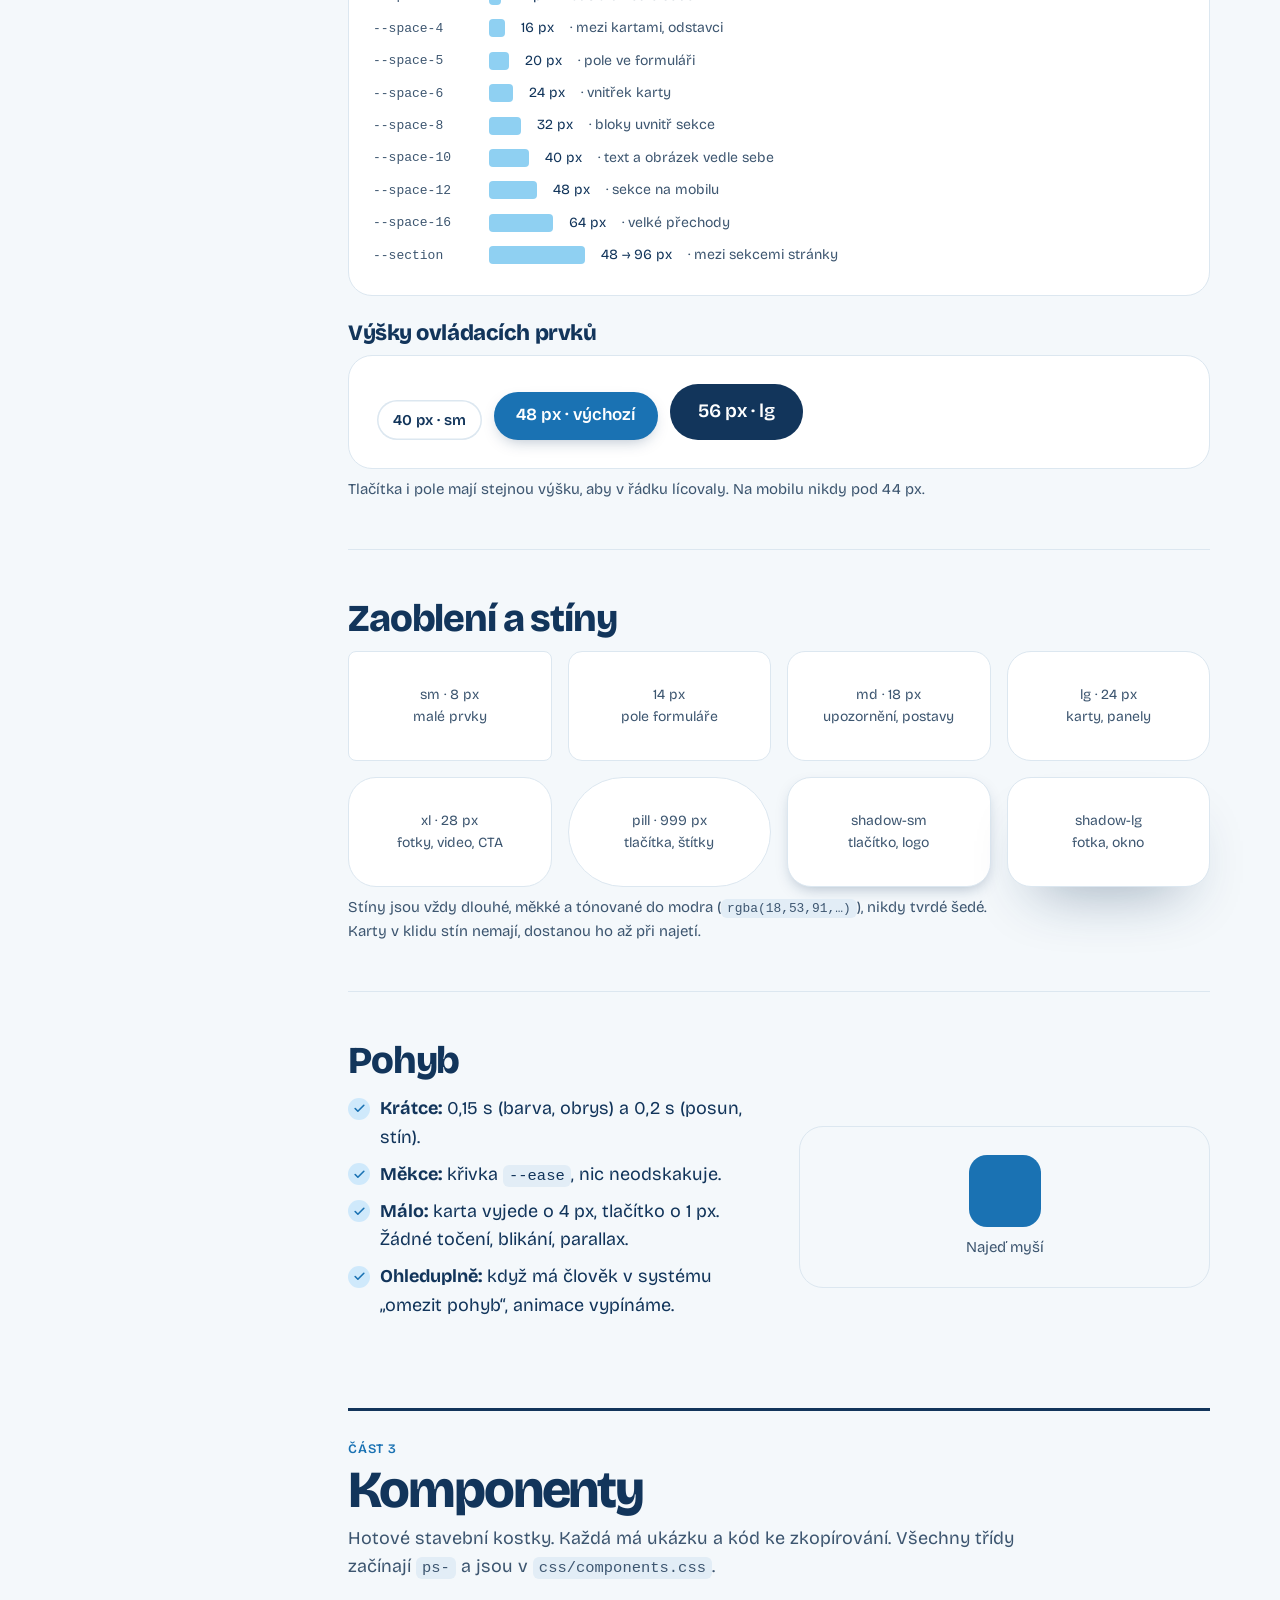
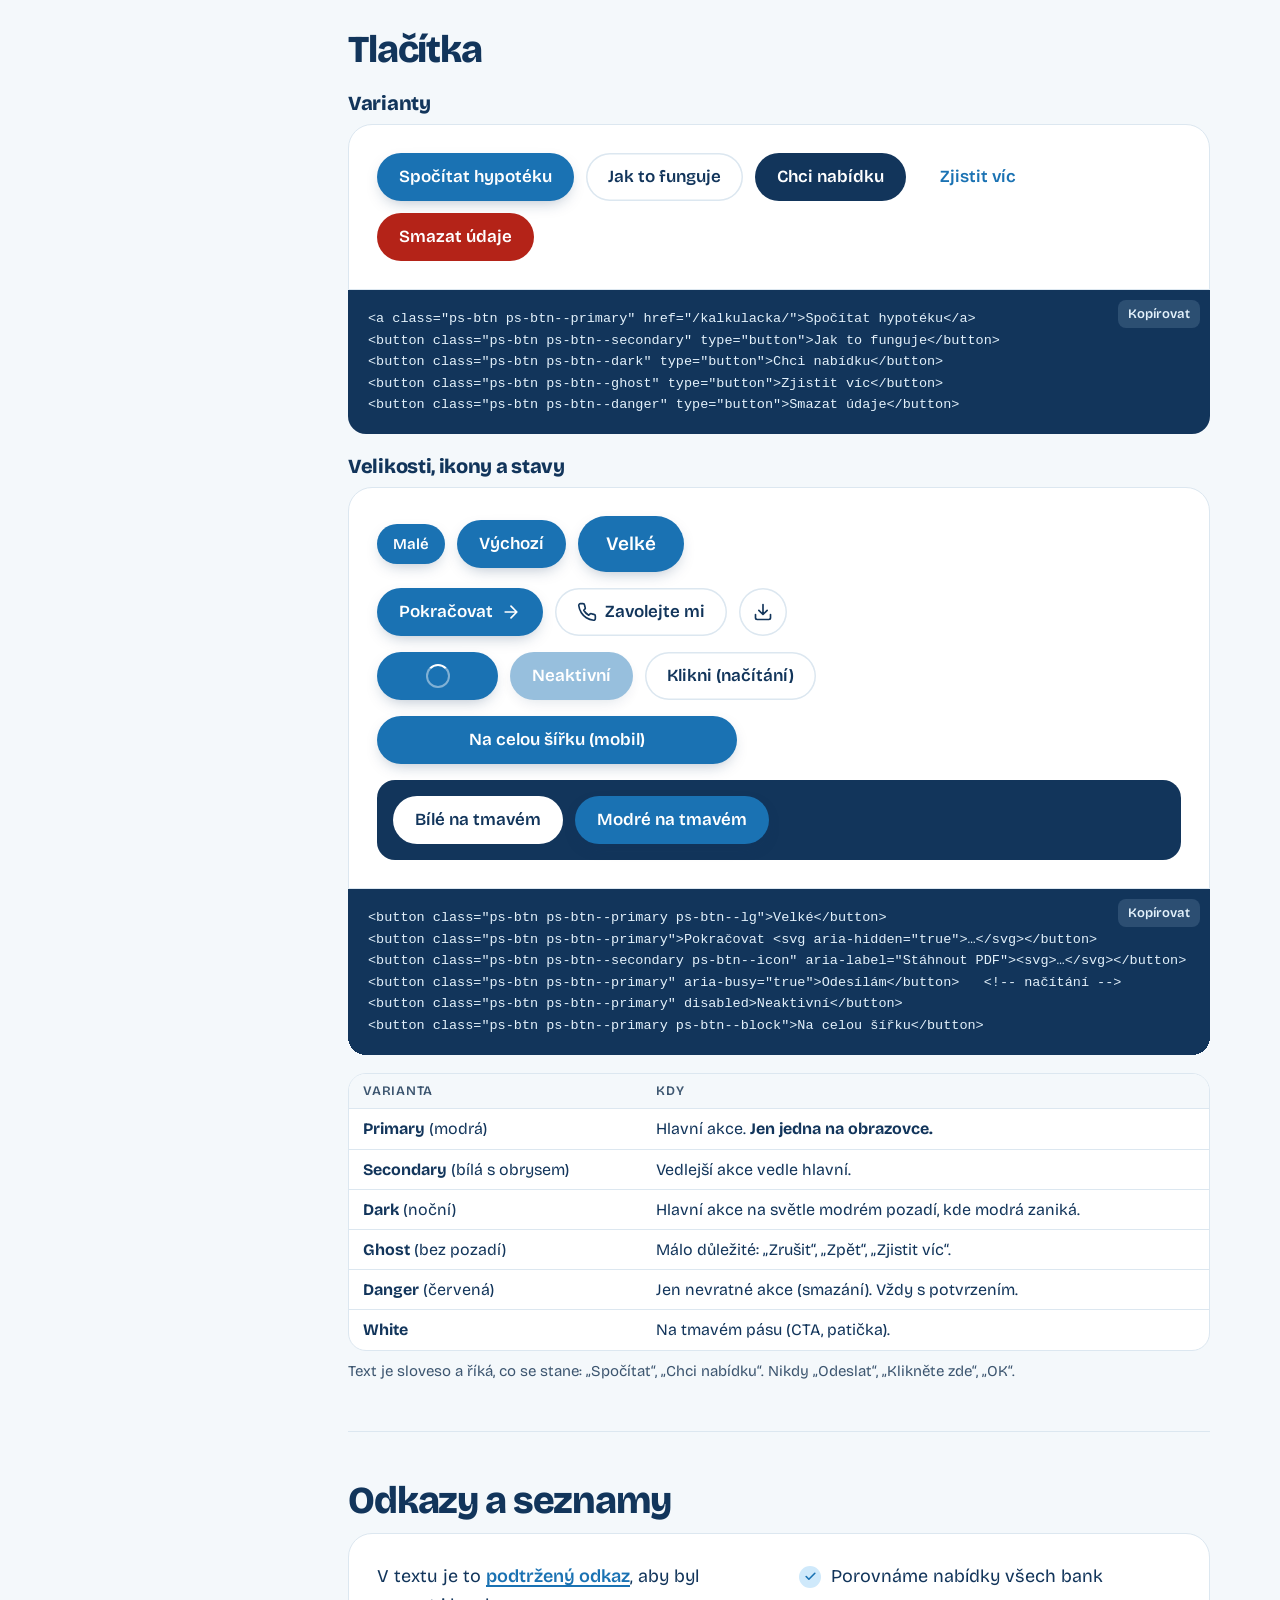
<file: design-system/index.html>
<!doctype html>
<html lang="cs">
<head>
<meta charset="utf-8">
<meta name="viewport" content="width=device-width, initial-scale=1">
<title>Design systém Pan Spočítal</title>
<meta name="description" content="Design systém a brand manuál značky Pan Spočítal: logo, barvy, typografie, mřížka, mezery, komponenty (tlačítka, formuláře, tabulky, tooltipy…), vzory, maskot, hlas a tón.">
<link rel="canonical" href="https://panspocital.cz/design-system/">
<meta property="og:type" content="website">
<meta property="og:site_name" content="Pan Spočítal">
<meta property="og:locale" content="cs_CZ">
<meta property="og:url" content="https://panspocital.cz/design-system/">
<meta property="og:title" content="Design systém Pan Spočítal">
<meta property="og:description" content="Brand manuál, tokeny a všechny komponenty webu na jednom místě.">
<meta property="og:image" content="https://panspocital.cz/og.jpg">
<meta property="og:image:width" content="1200">
<meta property="og:image:height" content="630">
<meta name="twitter:card" content="summary_large_image">
<meta name="robots" content="noindex, nofollow">
<link rel="icon" type="image/png" href="/favicon.png">
<link rel="apple-touch-icon" href="/apple-touch-icon.png">
<link rel="preconnect" href="https://fonts.googleapis.com">
<link rel="preconnect" href="https://fonts.gstatic.com" crossorigin>
<link href="https://fonts.googleapis.com/css2?family=Bricolage+Grotesque:wght@400;600;800&display=swap" rel="stylesheet">
<link rel="stylesheet" href="/css/tokens.css">
<link rel="stylesheet" href="/css/components.css">
<style>
/* Styly jen pro tuhle dokumentační stránku (nejsou součástí systému) */
*{box-sizing:border-box}
html{scroll-behavior:smooth;scroll-padding-top:24px}
a{color:var(--color-accent)}a:hover{color:var(--color-accent-hover)}
img{max-width:100%}
header.top{display:flex;align-items:center;justify-content:space-between;gap:16px;flex-wrap:wrap;padding:28px 0}
.back{font-weight:600;color:var(--color-accent);text-decoration:none}
.back:hover{text-decoration:underline}
.hero{padding:16px 0 40px}
.hero .ps-cluster{margin-top:20px}
.layout{display:grid;grid-template-columns:230px minmax(0,1fr);gap:48px;align-items:start}
nav.side{position:sticky;top:16px;max-height:calc(100vh - 32px);overflow-y:auto;display:flex;flex-direction:column;gap:1px;font-size:14px;padding-bottom:24px}
nav.side b{font-size:12px;letter-spacing:.06em;text-transform:uppercase;color:var(--color-text);padding:16px 12px 6px}
nav.side b:first-child{padding-top:0}
nav.side a{color:var(--color-text-muted);text-decoration:none;padding:5px 12px;border-radius:9px;font-weight:600}
nav.side a:hover{background:var(--color-accent-soft);color:var(--color-text)}
nav.side a.is-active{background:var(--color-surface);color:var(--color-accent);box-shadow:inset 0 0 0 1px var(--color-line)}
.part{margin:40px 0 0;padding:28px 0 0;border-top:3px solid var(--color-text)}
.part:first-child{margin-top:0}
.part .ps-label{display:block;margin-bottom:4px}
.part h2{font-size:clamp(32px,5vw,52px);font-weight:800;letter-spacing:-.04em;line-height:1;margin:0 0 8px}
.part p{margin:0;color:var(--color-text-muted);max-width:60ch}
main>section{padding:var(--space-12) 0}
main>section+section{border-top:1px solid var(--color-line)}
main>section>p{max-width:68ch}
.demo{background:var(--color-surface);border:1px solid var(--color-line);border-radius:var(--radius-lg) var(--radius-lg) 0 0;padding:28px}
.demo--bg{background:var(--color-bg)}
.demo--dark{background:var(--color-inverse-bg)}
.demo+.code{border-radius:0 0 var(--radius-md) var(--radius-md);margin-top:0}
.demo:not(:has(+ .code)){border-radius:var(--radius-lg)}
.code{position:relative;margin:10px 0 18px}
.code--wrap pre{white-space:pre-wrap!important}
.code pre{background:var(--color-inverse-bg);color:var(--color-inverse-text);border-radius:inherit;padding:18px 20px;padding-right:90px;overflow-x:auto;font:13.5px/1.6 var(--font-mono);margin:0;white-space:pre;tab-size:2}
.demo+.code--wrap pre{white-space:pre-wrap!important}
.code pre{border-radius:0 0 var(--radius-md) var(--radius-md)}
.code:not(.demo+.code) pre{border-radius:var(--radius-md)}
.ps-calc .ps-tabs__panel{padding-top:0}
.copy{position:absolute;top:10px;right:10px;border:0;border-radius:8px;background:rgba(207,233,251,.14);color:var(--color-inverse-text);font:600 13px var(--font-sans);padding:6px 10px;cursor:pointer}
.copy:hover{background:rgba(207,233,251,.25)}
code.i{font:.86em var(--font-mono);background:#E2EDF6;padding:2px 6px;border-radius:6px;white-space:nowrap}
.rule{font-size:var(--text-sm);color:var(--color-text-muted);margin:8px 0 0}
.rule b{color:var(--color-text)}
.sw-grid{display:grid;grid-template-columns:repeat(6,minmax(0,1fr));gap:12px;margin:16px 0 24px}
.sw{background:var(--color-surface);border:1px solid var(--color-line);border-radius:var(--radius-md);overflow:hidden;font-size:14px;line-height:1.35}
.sw i{display:block;height:84px}
.sw div{padding:10px 12px}
.sw b{display:block}
.sw code,.tok{font:12.5px var(--font-mono);color:var(--color-text-muted)}
.ratio{display:flex;height:72px;border-radius:var(--radius-md);overflow:hidden;border:1px solid var(--color-line);font-size:13px;font-weight:600}
.ratio span{display:flex;align-items:flex-end;padding:10px 12px}
.type-row{display:grid;grid-template-columns:190px minmax(0,1fr);gap:20px;align-items:baseline;padding:16px 0;border-bottom:1px solid var(--color-line)}
.type-row:last-child{border-bottom:0}
.type-meta{font-size:13px;color:var(--color-text-muted);line-height:1.5}
.type-meta b{color:var(--color-text);font-size:14px}
.space-row{display:flex;align-items:center;gap:16px;padding:5px 0;font-size:14px}
.space-row i{display:block;height:18px;background:var(--ps-blue-300);border-radius:4px;flex:none}
.space-row code{width:100px;font:13px var(--font-mono);color:var(--color-text-muted);flex:none}
.space-row span{color:var(--color-text-muted)}
.shape{display:grid;place-items:center;height:110px;background:var(--color-surface);border:1px solid var(--color-line);font-size:14px;color:var(--color-text-muted);text-align:center}
.dodont{display:grid;grid-template-columns:repeat(2,minmax(0,1fr));gap:16px;margin-top:16px}
.do,.dont{border-radius:var(--radius-md);padding:16px 20px;font-size:16px}
.do{background:var(--color-success-bg);color:var(--color-success-text)}
.dont{background:var(--color-danger-bg);color:var(--color-danger-text)}
.do>b,.dont>b{display:block;margin-bottom:4px}
.do ul,.dont ul{margin:0;padding-left:20px}
.logo-stage{display:grid;grid-template-columns:repeat(3,minmax(0,1fr));gap:12px}
.logo-stage>div{display:grid;place-items:center;min-height:150px;border-radius:var(--radius-lg);border:1px solid var(--color-line);padding:16px;background:var(--color-surface)}
.on-dark{background:var(--color-inverse-bg)!important}
.on-dark .ps-brand__name b{color:var(--ps-white)}
.on-dark .ps-brand__name small{color:var(--ps-blue-300)}
.on-soft{background:var(--color-accent-soft)!important}
.on-photo{background:url(/img/rodina/rodina.jpg) center/cover!important}
.clear{display:inline-block;position:relative;padding:28px;outline:2px dashed var(--ps-blue-400);outline-offset:-1px;border-radius:12px}
.clear::before{content:"S";position:absolute;top:2px;left:8px;font:800 20px var(--font-sans);color:var(--ps-blue-400)}
.minsize{display:flex;gap:28px;align-items:flex-end;flex-wrap:wrap}
.minsize figure{margin:0;text-align:center;font-size:13px;color:var(--color-text-muted)}
.minsize img{display:block;border-radius:50%;margin:0 auto 6px}
.misuse{display:grid;grid-template-columns:repeat(4,minmax(0,1fr));gap:12px}
.misuse figure{margin:0;background:var(--color-surface);border:1px solid var(--color-line);border-radius:var(--radius-md);padding:16px 12px 12px;text-align:center;font-size:13px;color:var(--color-danger-text)}
.misuse .stage{height:90px;display:grid;place-items:center;margin-bottom:8px}
.misuse img{width:64px;height:64px}
.tbl{width:100%;border-collapse:collapse;background:var(--color-surface);font-size:15px}
.tbl th,.tbl td{text-align:left;padding:10px 14px;border-bottom:1px solid var(--color-line);vertical-align:top}
.tbl th{background:var(--color-bg);font-size:13px;text-transform:uppercase;letter-spacing:.05em;color:var(--color-text-muted)}
.tbl tr:last-child td{border-bottom:0}
.tbl code{font:13px var(--font-mono)}
.grid-demo{display:grid;grid-template-columns:repeat(12,1fr);gap:8px}
.grid-demo i{height:64px;background:var(--color-accent-soft);border-radius:6px;display:grid;place-items:center;font:600 12px var(--font-sans);font-style:normal;color:var(--color-text-muted)}
.icons{display:grid;grid-template-columns:repeat(auto-fill,minmax(92px,1fr));gap:10px}
.icons figure{margin:0;display:grid;justify-items:center;gap:8px;padding:16px 8px;background:var(--color-surface);border:1px solid var(--color-line);border-radius:var(--radius-md);font-size:12px;color:var(--color-text-muted)}
.icons svg{width:24px;height:24px;color:var(--color-text)}
.motion-box{width:72px;height:72px;border-radius:18px;background:var(--color-accent);transition:transform var(--dur) var(--ease)}
.motion-demo:hover .motion-box{transform:translateY(-8px)}
.phone{max-width:390px;margin:0 auto;border:10px solid var(--color-text);border-radius:36px;overflow:hidden;background:var(--color-bg)}
.hero-demo{display:grid;grid-template-columns:1.1fr .9fr;gap:32px;align-items:center}
.hero-demo>img{border-radius:var(--radius-xl);box-shadow:var(--shadow-lg);width:100%;height:auto}
.social{display:grid;grid-template-columns:1.6fr 1fr 1fr;gap:12px;align-items:start}
.social figure{margin:0;font-size:13px;color:var(--color-text-muted);text-align:center}
.social .post{border-radius:var(--radius-md);overflow:hidden;position:relative;background:var(--color-inverse-bg);color:#fff;text-align:left;margin-bottom:6px}
.social .post img{display:block;width:100%;height:100%;object-fit:cover}
.social .post::after{content:"";position:absolute;inset:45% 0 0;background:linear-gradient(transparent,rgba(11,36,64,.85))}
.social .post b{z-index:1;position:absolute;left:14px;bottom:12px;right:14px;font-size:20px;line-height:1.05;letter-spacing:-.03em;text-shadow:0 2px 12px rgba(11,36,64,.6)}
.social .post b em{font-style:normal;color:var(--ps-blue-300)}
.versions li{margin-bottom:6px}
footer.page{border-top:1px solid var(--color-line);padding:28px 0 40px;color:var(--color-text-muted);font-size:15px;margin-top:40px}
@media (max-width:1000px){.layout{grid-template-columns:minmax(0,1fr)}nav.side{position:static;max-height:none;flex-direction:row;flex-wrap:wrap;gap:4px}nav.side b{width:100%;padding:12px 4px 2px}}
@media (max-width:900px){.sw-grid{grid-template-columns:repeat(3,minmax(0,1fr))}.logo-stage{grid-template-columns:1fr}.misuse{grid-template-columns:repeat(2,minmax(0,1fr))}.hero-demo,.social{grid-template-columns:1fr}.social figure{max-width:320px;margin:0 auto}}
@media (max-width:560px){.type-row{grid-template-columns:1fr;gap:4px}.dodont{grid-template-columns:1fr}.demo{padding:20px}.sw-grid{grid-template-columns:repeat(2,minmax(0,1fr))}.grid-demo{grid-template-columns:repeat(4,1fr)}.grid-demo i:nth-child(n+5){display:none}}
</style>
</head>
<body class="ps-body">

<!-- Sada ikon (Lucide, MIT) – použití: <svg><use href="#i-check"/></svg> -->
<svg width="0" height="0" style="position:absolute" aria-hidden="true">
  <defs>
    <symbol id="i-check" viewBox="0 0 24 24" fill="none" stroke="currentColor" stroke-width="2" stroke-linecap="round" stroke-linejoin="round"><path d="M20 6 9 17l-5-5"/></symbol>
    <symbol id="i-info" viewBox="0 0 24 24" fill="none" stroke="currentColor" stroke-width="2" stroke-linecap="round" stroke-linejoin="round"><circle cx="12" cy="12" r="10"/><path d="M12 16v-4M12 8h.01"/></symbol>
    <symbol id="i-alert" viewBox="0 0 24 24" fill="none" stroke="currentColor" stroke-width="2" stroke-linecap="round" stroke-linejoin="round"><path d="m21.73 18-8-14a2 2 0 0 0-3.48 0l-8 14A2 2 0 0 0 4 21h16a2 2 0 0 0 1.73-3"/><path d="M12 9v4M12 17h.01"/></symbol>
    <symbol id="i-x-circle" viewBox="0 0 24 24" fill="none" stroke="currentColor" stroke-width="2" stroke-linecap="round" stroke-linejoin="round"><circle cx="12" cy="12" r="10"/><path d="m15 9-6 6M9 9l6 6"/></symbol>
    <symbol id="i-ok-circle" viewBox="0 0 24 24" fill="none" stroke="currentColor" stroke-width="2" stroke-linecap="round" stroke-linejoin="round"><circle cx="12" cy="12" r="10"/><path d="m9 12 2 2 4-4"/></symbol>
    <symbol id="i-arrow" viewBox="0 0 24 24" fill="none" stroke="currentColor" stroke-width="2" stroke-linecap="round" stroke-linejoin="round"><path d="M5 12h14M12 5l7 7-7 7"/></symbol>
    <symbol id="i-phone" viewBox="0 0 24 24" fill="none" stroke="currentColor" stroke-width="2" stroke-linecap="round" stroke-linejoin="round"><path d="M22 16.92v3a2 2 0 0 1-2.18 2 19.79 19.79 0 0 1-8.63-3.07 19.5 19.5 0 0 1-6-6 19.79 19.79 0 0 1-3.07-8.67A2 2 0 0 1 4.11 2h3a2 2 0 0 1 2 1.72c.13.96.36 1.9.7 2.81a2 2 0 0 1-.45 2.11L8.09 9.91a16 16 0 0 0 6 6l1.27-1.27a2 2 0 0 1 2.11-.45c.91.34 1.85.57 2.81.7A2 2 0 0 1 22 16.92z"/></symbol>
    <symbol id="i-home" viewBox="0 0 24 24" fill="none" stroke="currentColor" stroke-width="2" stroke-linecap="round" stroke-linejoin="round"><path d="M3 10.5 12 3l9 7.5V20a1 1 0 0 1-1 1h-5v-6H9v6H4a1 1 0 0 1-1-1z"/></symbol>
    <symbol id="i-calc" viewBox="0 0 24 24" fill="none" stroke="currentColor" stroke-width="2" stroke-linecap="round" stroke-linejoin="round"><rect x="4" y="2" width="16" height="20" rx="2"/><path d="M8 6h8M8 14h.01M12 14h.01M16 14h.01M8 18h.01M12 18h.01M16 18h.01M8 10h.01M12 10h.01M16 10h.01"/></symbol>
    <symbol id="i-shield" viewBox="0 0 24 24" fill="none" stroke="currentColor" stroke-width="2" stroke-linecap="round" stroke-linejoin="round"><path d="M20 13c0 5-3.5 7.5-7.66 8.95a1 1 0 0 1-.67-.01C7.5 20.5 4 18 4 13V6a1 1 0 0 1 1-1c2 0 4.5-1.2 6.24-2.72a1.17 1.17 0 0 1 1.52 0C14.51 3.81 17 5 19 5a1 1 0 0 1 1 1z"/></symbol>
    <symbol id="i-piggy" viewBox="0 0 24 24" fill="none" stroke="currentColor" stroke-width="2" stroke-linecap="round" stroke-linejoin="round"><path d="M19 5c-1.5 0-2.8 1.4-3 2-3.5-1.5-11-.3-11 5 0 1.8 0 3 2 4.5V20h4v-2h3v2h4v-4c1-.5 1.7-1 2-2h2v-4h-2c0-1-.5-1.5-1-2V5z"/><path d="M2 9v1c0 1.1.9 2 2 2h1M16 11h.01"/></symbol>
    <symbol id="i-key" viewBox="0 0 24 24" fill="none" stroke="currentColor" stroke-width="2" stroke-linecap="round" stroke-linejoin="round"><circle cx="7.5" cy="15.5" r="5.5"/><path d="m21 2-9.6 9.6M15.5 7.5l3 3L22 7l-3-3"/></symbol>
    <symbol id="i-clock" viewBox="0 0 24 24" fill="none" stroke="currentColor" stroke-width="2" stroke-linecap="round" stroke-linejoin="round"><circle cx="12" cy="12" r="10"/><path d="M12 6v6l4 2"/></symbol>
    <symbol id="i-mail" viewBox="0 0 24 24" fill="none" stroke="currentColor" stroke-width="2" stroke-linecap="round" stroke-linejoin="round"><rect x="2" y="4" width="20" height="16" rx="2"/><path d="m22 7-10 6L2 7"/></symbol>
    <symbol id="i-menu" viewBox="0 0 24 24" fill="none" stroke="currentColor" stroke-width="2" stroke-linecap="round" stroke-linejoin="round"><path d="M4 6h16M4 12h16M4 18h16"/></symbol>
    <symbol id="i-download" viewBox="0 0 24 24" fill="none" stroke="currentColor" stroke-width="2" stroke-linecap="round" stroke-linejoin="round"><path d="M21 15v4a2 2 0 0 1-2 2H5a2 2 0 0 1-2-2v-4M7 10l5 5 5-5M12 15V3"/></symbol>
    <symbol id="i-file" viewBox="0 0 24 24" fill="none" stroke="currentColor" stroke-width="2" stroke-linecap="round" stroke-linejoin="round"><path d="M15 2H6a2 2 0 0 0-2 2v16a2 2 0 0 0 2 2h12a2 2 0 0 0 2-2V7z"/><path d="M14 2v4a2 2 0 0 0 2 2h4M9 13h6M9 17h6"/></symbol>
  </defs>
</svg>

<div class="ps-container">
  <header class="top">
    <a class="ps-brand" href="/" aria-label="Pan Spočítal – hlavní stránka">
      <img class="ps-brand__img" src="/img/logo.jpg" alt="" width="240" height="240">
      <span class="ps-brand__name"><small>Pan</small><b>Spočítal</b></span>
    </a>
    <a class="back" href="/">← Zpět na web</a>
  </header>

  <div class="hero">
    <span class="ps-tag">Design systém + brand manuál · verze 2.2</span>
    <h1 class="ps-h1">Všechno pro web <em>Pana Spočítala</em> na jednom místě</h1>
    <p class="ps-lead">Pravidla značky, barvy, písmo, mřížka, mezery a hotové komponenty s kódem ke zkopírování: tlačítka, formuláře, tabulky, tooltipy, kalkulačka a další. Kdo dělá web, banner nebo příspěvek, vychází odsud.</p>
    <div class="ps-cluster">
      <a class="ps-btn ps-btn--primary" href="#komponenty-tlacitka">Komponenty</a>
      <a class="ps-btn ps-btn--secondary" href="#znacka">Brand manuál</a>
      <a class="ps-btn ps-btn--ghost" href="https://github.com/28zdenek/panspocital" target="_blank" rel="noopener">GitHub →</a>
    </div>
  </div>

  <div class="layout">
    <nav class="side" aria-label="Obsah">
      <b>Brand manuál</b>
      <a href="#znacka">Značka</a>
      <a href="#principy">Principy</a>
      <a href="#logo">Logo</a>
      <a href="#barvy">Barvy</a>
      <a href="#typografie">Typografie</a>
      <a href="#ikony">Ikony</a>
      <a href="#maskot">Maskot a rodina</a>
      <a href="#obrazky">Obrázky</a>
      <a href="#hlas">Hlas a tón</a>
      <a href="#formaty">Čísla a formáty</a>
      <a href="#site">Sociální sítě</a>
      <b>Základy</b>
      <a href="#mrizka">Mřížka a breakpointy</a>
      <a href="#mezery">Mezery</a>
      <a href="#tvary">Zaoblení a stíny</a>
      <a href="#pohyb">Pohyb</a>
      <b>Komponenty</b>
      <a href="#komponenty-tlacitka">Tlačítka</a>
      <a href="#odkazy">Odkazy a seznamy</a>
      <a href="#stitky">Štítky a odznaky</a>
      <a href="#upozorneni">Upozornění</a>
      <a href="#formulare">Formuláře</a>
      <a href="#volby">Volby a přepínače</a>
      <a href="#kalkulacka">Kalkulačka</a>
      <a href="#vyvoj-kalkulacky" data-tab-link="kt-vyvoj">↳ Vývoj kalkulačky</a>
      <a href="#tooltip">Tooltip</a>
      <a href="#tabulky">Tabulky</a>
      <a href="#karty">Karty</a>
      <a href="#zalozky">Záložky</a>
      <a href="#faq">FAQ (akordeon)</a>
      <a href="#navigace">Navigace</a>
      <a href="#postup">Postup a průběh</a>
      <a href="#nacitani">Načítání</a>
      <a href="#modal">Okno a toast</a>
      <a href="#lide">Avatar a reference</a>
      <a href="#cisla">Čísla a statistiky</a>
      <a href="#prazdny">Prázdný stav</a>
      <b>Vzory stránek</b>
      <a href="#vzor-hero">Úvod stránky</a>
      <a href="#vzor-lead">Poptávkový formulář</a>
      <a href="#vzor-cta">Výzva</a>
      <a href="#vzor-paticka">Patička</a>
      <b>Ostatní</b>
      <a href="#pristupnost">Přístupnost</a>
      <a href="#pouziti">Jak to použít</a>
      <a href="#verze">Historie verzí</a>
    </nav>

    <main>
<!-- ================================================================ BRAND -->
      <div class="part"><span class="ps-label">Část 1</span><h2>Brand manuál</h2><p>Kdo jsme, jak vypadáme a jak mluvíme. Platí pro web, sociální sítě, tiskoviny i videa.</p></div>

      <section id="znacka">
        <h2 class="ps-h2">Značka</h2>
        <div class="ps-split" style="align-items:start">
          <div>
            <p class="ps-lead" style="color:var(--color-text)"><b>Pan Spočítal</b> je kamarád, který ti hypotéku spočítá i vyřídí. Od prvního propočtu až po klíče od nového domova. Po lidsku, přehledně a bez stresu.</p>
            <table class="tbl" style="margin-top:20px">
              <tr><th style="width:38%">Co děláme</th><td>Hypotéky, úvěry, pojištění, spoření</td></tr>
              <tr><th>Pro koho</th><td>Lidé a rodiny v Česku, které čeká bydlení nebo velké finanční rozhodnutí</td></tr>
              <tr><th>Slib</th><td>Spočítáme, vyřídíme, ohlídáme. Ty máš klid.</td></tr>
              <tr><th>Osobnost</th><td>Klidný, chytrý, přátelský, s lehkým humorem. Nikdy ne bankovní úředník, nikdy ne prodejce.</td></tr>
              <tr><th>Partner</th><td>eDO finance</td></tr>
            </table>
          </div>
          <img class="ps-photo" src="/img/rodina/rodina.jpg" alt="Rodina Spočítalových před domem" width="1600" height="900" loading="lazy">
        </div>
        <h3 class="ps-h3">Značka je jako člověk</h3>
        <div class="ps-grid ps-grid--4">
          <div class="ps-surface"><b>Kamarád</b><p class="ps-small ps-muted" style="margin:4px 0 0">ne úředník</p></div>
          <div class="ps-surface"><b>Klidný</b><p class="ps-small ps-muted" style="margin:4px 0 0">ne nudný</p></div>
          <div class="ps-surface"><b>Chytrý</b><p class="ps-small ps-muted" style="margin:4px 0 0">ne chytrácký</p></div>
          <div class="ps-surface"><b>Vtipný</b><p class="ps-small ps-muted" style="margin:4px 0 0">ne šašek</p></div>
        </div>
      </section>

      <section id="principy">
        <h2 class="ps-h2">Principy designu</h2>
        <div class="ps-grid ps-grid--2">
          <div class="ps-card"><div class="ps-card__body"><span class="ps-label">01</span><h3 class="ps-card__title">Po lidsku</h3><p class="ps-card__text">Finance vysvětlujeme jako kamarád, ne jako banka. Tykáme, mluvíme krátce a bez žargonu.</p></div></div>
          <div class="ps-card"><div class="ps-card__body"><span class="ps-label">02</span><h3 class="ps-card__title">Klid a důvěra</h3><p class="ps-card__text">Světlé pozadí, modrá, hodně vzduchu. Nic nebliká, nic nekřičí, žádné odpočty a „poslední šance“.</p></div></div>
          <div class="ps-card"><div class="ps-card__body"><span class="ps-label">03</span><h3 class="ps-card__title">Postavy jsou hrdinové</h3><p class="ps-card__text">Žádné fotobanky. Příběh nesou Pan Spočítal, jeho rodina a labrador. Ikony jen jako pomocník.</p></div></div>
          <div class="ps-card"><div class="ps-card__body"><span class="ps-label">04</span><h3 class="ps-card__title">Jedno slovo v barvě</h3><p class="ps-card__text">V nadpisu zvýrazňujeme vždy jen jedno klíčové slovo. Na obrazovce je jen jedno hlavní tlačítko.</p></div></div>
          <div class="ps-card"><div class="ps-card__body"><span class="ps-label">05</span><h3 class="ps-card__title">Čísla na první pohled</h3><p class="ps-card__text">Splátka, úrok, částka: velkým písmem, s mezerami po tisících a jednotkou. Člověk nesmí počítat nuly.</p></div></div>
          <div class="ps-card"><div class="ps-card__body"><span class="ps-label">06</span><h3 class="ps-card__title">Nejdřív mobil</h3><p class="ps-card__text">Většina lidí přijde z telefonu. Všechno navrhujeme od 360 px, palcem musí jít trefit každé tlačítko.</p></div></div>
        </div>
      </section>

      <section id="logo">
        <h2 class="ps-h2">Logo</h2>
        <p>Kulatý výřez s Panem Spočítalem a labradorem a vedle něj nápis ve dvou řádcích: <b>Pan</b> (modře, 600) a <b>Spočítal</b> (800, stažené písmo). Výřez má bílý okraj 3 px a jemný stín.</p>
        <h3 class="ps-h3">Varianty a podklady</h3>
        <div class="logo-stage">
          <div><span class="ps-brand"><img class="ps-brand__img" src="/img/logo.jpg" alt="" width="240" height="240"><span class="ps-brand__name"><small>Pan</small><b>Spočítal</b></span></span></div>
          <div class="on-dark"><span class="ps-brand"><img class="ps-brand__img" src="/img/logo.jpg" alt="" width="240" height="240"><span class="ps-brand__name"><small>Pan</small><b>Spočítal</b></span></span></div>
          <div class="on-soft"><img class="ps-brand__img" src="/img/logo.jpg" alt="Ikona Pan Spočítal" width="240" height="240" style="width:96px;height:96px"></div>
        </div>
        <p class="rule">Na světlém pozadí · na tmavém (nápis bílý, „Pan“ světle modře) · samotná ikona (favicon, profilovka na sítích)</p>
        <h3 class="ps-h3">Ochranná zóna a minimální velikost</h3>
        <div class="ps-split">
          <div><span class="clear"><span class="ps-brand"><img class="ps-brand__img" src="/img/logo.jpg" alt="" width="240" height="240"><span class="ps-brand__name"><small>Pan</small><b>Spočítal</b></span></span></span>
            <p class="rule">Kolem loga nech volné místo aspoň <b>ve výšce písmene „S“</b> z nápisu. Do zóny nesmí žádný text ani okraj obrázku.</p></div>
          <div><div class="minsize">
            <figure><img src="/img/logo.jpg" alt="" width="96" height="96">96 px<br>profilovka</figure>
            <figure><img src="/img/logo.jpg" alt="" width="56" height="56">56 px<br>web</figure>
            <figure><img src="/img/logo.jpg" alt="" width="40" height="40">40 px<br>mobil</figure>
            <figure><img src="/img/logo.jpg" alt="" width="32" height="32">32 px<br>minimum</figure>
          </div><p class="rule">Pod 32 px postavy nejsou čitelné. Na faviconu (16 px) je to v pořádku, prohlížeč ho jen zmenší.</p></div>
        </div>
        <h3 class="ps-h3">Takhle ne</h3>
        <div class="misuse">
          <figure><div class="stage"><img src="/img/logo.jpg" alt="" style="border-radius:0"></div>Dávat do čtverce</figure>
          <figure><div class="stage"><img src="/img/logo.jpg" alt="" style="border-radius:50%;transform:scaleX(1.5)"></div>Deformovat</figure>
          <figure><div class="stage"><img src="/img/logo.jpg" alt="" style="border-radius:50%;filter:hue-rotate(140deg)"></div>Přebarvovat</figure>
          <figure><div class="stage" style="background:url(/img/rodina/kluk.jpg) center/cover;border-radius:12px"><img src="/img/logo.jpg" alt="" style="border-radius:50%"></div>Na rušivé fotce bez okraje</figure>
        </div>
        <p class="rule" style="margin-top:14px">Soubory: <a href="/img/logo.jpg">logo.jpg</a> (240 px) · <a href="/favicon.png">favicon.png</a> (64 px) · <a href="/apple-touch-icon.png">apple-touch-icon.png</a> (180 px). Zdroj ve vysokém rozlišení: <code class="i">maskoti/logo/logo-b.png</code> (mimo repozitář, u Zdeňka).</p>
      </section>

      <section id="barvy">
        <h2 class="ps-h2">Barvy</h2>
        <p>Paleta vychází z vesty maskota. V kódu vždy používej <b>sémantické tokeny</b> (<code class="i">--color-accent</code>), ne hex kódy. Když se barva změní, změní se všude.</p>
        <h3 class="ps-h3">Hlavní</h3>
        <div class="sw-grid">
          <div class="sw"><i style="background:#12355B"></i><div><b>Noční</b><code>#12355B</code><br><span class="tok">--color-text</span></div></div>
          <div class="sw"><i style="background:#1A72B3"></i><div><b>Modrá</b><code>#1A72B3</code><br><span class="tok">--color-accent</span></div></div>
          <div class="sw"><i style="background:#155E94"></i><div><b>Modrá tmavá</b><code>#155E94</code><br><span class="tok">--color-accent-hover</span></div></div>
          <div class="sw"><i style="background:#CFE9FB"></i><div><b>Světlá</b><code>#CFE9FB</code><br><span class="tok">--color-accent-soft</span></div></div>
          <div class="sw"><i style="background:#F4F8FB"></i><div><b>Pozadí</b><code>#F4F8FB</code><br><span class="tok">--color-bg</span></div></div>
          <div class="sw"><i style="background:#FFFFFF"></i><div><b>Bílá</b><code>#FFFFFF</code><br><span class="tok">--color-surface</span></div></div>
        </div>
        <h3 class="ps-h3">Doplňkové</h3>
        <div class="sw-grid">
          <div class="sw"><i style="background:#3D5670"></i><div><b>Vedlejší text</b><code>#3D5670</code><br><span class="tok">--color-text-muted</span></div></div>
          <div class="sw"><i style="background:#4FB3E8"></i><div><b>Nebe</b><code>#4FB3E8</code><br><span class="tok">--color-focus</span></div></div>
          <div class="sw"><i style="background:#8FD0F2"></i><div><b>Vesta</b><code>#8FD0F2</code><br><span class="tok">--ps-blue-300</span></div></div>
          <div class="sw"><i style="background:#E3F1FB"></i><div><b>Poznámka</b><code>#E3F1FB</code><br><span class="tok">--color-info-bg</span></div></div>
          <div class="sw"><i style="background:#DCE7F0"></i><div><b>Linka</b><code>#DCE7F0</code><br><span class="tok">--color-line</span></div></div>
          <div class="sw"><i style="background:#E9B949"></i><div><b>Labrador</b><code>#E9B949</code><br><span class="tok">--ps-gold-400</span></div></div>
        </div>
        <h3 class="ps-h3">Stavové</h3>
        <p class="rule" style="margin-top:0">Jen pro stav (hotovo, chyba, pozor). Nikdy jako dekorace nebo barva sekce.</p>
        <div class="sw-grid">
          <div class="sw"><i style="background:#1E7B4C"></i><div><b>Úspěch</b><code>#1E7B4C</code><br><span class="tok">--color-success</span></div></div>
          <div class="sw"><i style="background:#E5F4EA"></i><div><b>Úspěch světlá</b><code>#E5F4EA</code><br><span class="tok">--color-success-bg</span></div></div>
          <div class="sw"><i style="background:#B42318"></i><div><b>Chyba</b><code>#B42318</code><br><span class="tok">--color-danger</span></div></div>
          <div class="sw"><i style="background:#FBE6E4"></i><div><b>Chyba světlá</b><code>#FBE6E4</code><br><span class="tok">--color-danger-bg</span></div></div>
          <div class="sw"><i style="background:#E9B949"></i><div><b>Pozor</b><code>#E9B949</code><br><span class="tok">--color-warn</span></div></div>
          <div class="sw"><i style="background:#FFF4D6"></i><div><b>Pozor světlá</b><code>#FFF4D6</code><br><span class="tok">--color-warn-bg</span></div></div>
        </div>
        <h3 class="ps-h3">Poměr na stránce</h3>
        <div class="ratio">
          <span style="flex:60;background:#F4F8FB;color:#3D5670">60 % pozadí a bílá</span>
          <span style="flex:28;background:#12355B;color:#fff">28 % noční</span>
          <span style="flex:10;background:#1A72B3;color:#fff">10 %</span>
          <span style="flex:2;background:#E9B949"></span>
        </div>
        <p class="rule">Hodně světla, noční pro text a tmavé pásy, modrá jen na akce a zvýraznění. Zlatou nese jen labrador na obrázcích.</p>
        <h3 class="ps-h3">Kontrast (WCAG 2.2 AA)</h3>
        <div class="ps-table-wrap"><table class="ps-table ps-table--compact">
          <thead><tr><th>Kombinace</th><th class="is-num">Poměr</th><th>Smí se</th></tr></thead>
          <tbody>
          <tr><td>Noční na pozadí</td><td class="is-num">11,7 : 1</td><td><span class="ps-badge ps-badge--success">veškerý text</span></td></tr>
          <tr><td>Vedlejší text na pozadí</td><td class="is-num">7,1 : 1</td><td><span class="ps-badge ps-badge--success">popisky, odstavce</span></td></tr>
          <tr><td>Modrá na pozadí</td><td class="is-num">4,8 : 1</td><td><span class="ps-badge ps-badge--success">odkazy, zvýraznění</span></td></tr>
          <tr><td>Bílá na modré</td><td class="is-num">5,1 : 1</td><td><span class="ps-badge ps-badge--success">tlačítka</span></td></tr>
          <tr><td>Vesta na noční</td><td class="is-num">7,4 : 1</td><td><span class="ps-badge ps-badge--success">text na tmavém pásu</span></td></tr>
          <tr><td>Úspěch / chyba na bílé</td><td class="is-num">5,3 / 6,6 : 1</td><td><span class="ps-badge ps-badge--success">hlášky ve formuláři</span></td></tr>
          <tr><td>Světlá nebo vesta na světlém</td><td class="is-num">&lt; 2 : 1</td><td><span class="ps-badge ps-badge--danger">nikdy na text</span></td></tr>
          </tbody>
        </table></div>
      </section>

      <section id="typografie">
        <h2 class="ps-h2">Typografie</h2>
        <p>Jediné písmo: <a href="https://fonts.google.com/specimen/Bricolage+Grotesque" target="_blank" rel="noopener">Bricolage Grotesque</a> (Google Fonts, zdarma, česká diakritika). Řezy 400, 600, 800. Velikosti nadpisů se samy zmenšují podle šířky obrazovky (<code class="i">clamp</code>).</p>
        <div class="ps-surface" style="padding-top:8px;padding-bottom:8px">
          <div class="type-row"><div class="type-meta"><b>Display</b> · 800<br>44 → 104 px · řádek 0,95<br><span class="tok">.ps-display</span></div><div class="ps-display">Klíče <em>máš</em></div></div>
          <div class="type-row"><div class="type-meta"><b>H1</b> · 800<br>38 → 76 px · řádek 1<br><span class="tok">.ps-h1</span></div><div class="ps-h1" style="margin:0">Hypotéku ti <em>spočítáme</em></div></div>
          <div class="type-row"><div class="type-meta"><b>H2</b> · 800<br>26 → 38 px · řádek 1,1<br><span class="tok">.ps-h2</span></div><div class="ps-h2" style="margin:0">Jak to <em>funguje</em></div></div>
          <div class="type-row"><div class="type-meta"><b>H3</b> · 800<br>22 px · řádek 1,2<br><span class="tok">.ps-h3</span></div><div class="ps-h3" style="margin:0">Kolik si můžeš půjčit</div></div>
          <div class="type-row"><div class="type-meta"><b>H4</b> · 800<br>20 px · řádek 1,25<br><span class="tok">.ps-h4</span></div><div class="ps-h4" style="margin:0">Fixace na 5 let</div></div>
          <div class="type-row"><div class="type-meta"><b>H5</b> · 600<br>18 px<br><span class="tok">.ps-h5</span></div><div class="ps-h5" style="margin:0">Co budeš potřebovat</div></div>
          <div class="type-row"><div class="type-meta"><b>H6</b> · 600 · velká písmena<br>16 px<br><span class="tok">.ps-h6</span></div><div class="ps-h6" style="margin:0">Doklady</div></div>
          <div class="type-row"><div class="type-meta"><b>Perex</b> · 400<br>18 → 22 px · řádek 1,6<br><span class="tok">.ps-lead</span></div><p class="ps-lead">Od prvního propočtu až po klíče od nového domova.</p></div>
          <div class="type-row"><div class="type-meta"><b>Text</b> · 400<br>18 px · řádek 1,6<br><span class="tok">.ps-body</span></div><p style="margin:0">Spočítáme, kolik si můžeš půjčit, porovnáme banky a vyřídíme papíry.</p></div>
          <div class="type-row"><div class="type-meta"><b>Malý text</b> · 400<br>15 px<br><span class="tok">.ps-small</span></div><p class="ps-small" style="margin:0">Výpočet je orientační, přesnou nabídku dostaneš od banky.</p></div>
          <div class="type-row"><div class="type-meta"><b>Popisek</b> · 400<br>13 px<br><span class="tok">.ps-caption</span></div><span class="ps-caption">Aktualizováno 20. 10. 2026</span></div>
          <div class="type-row"><div class="type-meta"><b>Štítek</b> · 600 · velká písmena<br>13 px · prostrkání 0,06em<br><span class="tok">.ps-label</span></div><span class="ps-label">Hypotéky · úvěry · pojištění</span></div>
          <div class="type-row"><div class="type-meta"><b>Číslo</b> · 800 · tabulková čísla<br>32 → 48 px<br><span class="tok">.ps-stat__value</span></div><span class="ps-stat__value">22 774<small>Kč/měs.</small></span></div>
        </div>
        <div class="dodont">
          <div class="do"><b>Ano</b><ul><li>Nadpisy 800, stažené k sobě.</li><li>Řádek textu max. ~60–70 znaků.</li><li>Jedno zvýrazněné slovo v nadpisu (<code class="i">&lt;em&gt;</code>).</li><li>Čísla v tabulkách zarovnaná doprava.</li></ul></div>
          <div class="dont"><b>Ne</b><ul><li>Druhé písmo, kurzíva, podtržené nadpisy.</li><li>Celé věty VELKÝMI PÍSMENY.</li><li>Text menší než 13 px.</li><li>Zarovnání do bloku (díry mezi slovy).</li></ul></div>
        </div>
      </section>

      <section id="ikony">
        <h2 class="ps-h2">Ikony</h2>
        <p>Používáme sadu <a href="https://lucide.dev" target="_blank" rel="noopener">Lucide</a> (zdarma, MIT licence). Obrysové ikony, tloušťka čáry 2 px, barva podle textu (<code class="i">currentColor</code>). Ikona je pomocník u tlačítka, seznamu nebo upozornění. Hlavní vizuál jsou vždy postavy.</p>
        <div class="icons">
          <figure><svg><use href="#i-home"/></svg>home</figure>
          <figure><svg><use href="#i-key"/></svg>key</figure>
          <figure><svg><use href="#i-calc"/></svg>calculator</figure>
          <figure><svg><use href="#i-piggy"/></svg>piggy-bank</figure>
          <figure><svg><use href="#i-shield"/></svg>shield</figure>
          <figure><svg><use href="#i-phone"/></svg>phone</figure>
          <figure><svg><use href="#i-mail"/></svg>mail</figure>
          <figure><svg><use href="#i-clock"/></svg>clock</figure>
          <figure><svg><use href="#i-file"/></svg>file-text</figure>
          <figure><svg><use href="#i-check"/></svg>check</figure>
          <figure><svg><use href="#i-info"/></svg>info</figure>
          <figure><svg><use href="#i-alert"/></svg>triangle-alert</figure>
        </div>
        <p class="rule">Velikosti: <b>16 px</b> v textu, <b>20 px</b> v tlačítku, <b>24 px</b> samostatně (<code class="i">--icon-sm/md/lg</code>). Ikona bez textu musí mít <code class="i">aria-label</code>.</p>
      </section>

      <section id="maskot">
        <h2 class="ps-h2">Maskot a rodina</h2>
        <p>3D animovaný styl (jako z animovaného filmu), přirozené proporce, normální oblečení. Světle modrá jen jako akcent v oblečení. Všechny postavy musí vypadat, že patří do jednoho filmu.</p>
        <div class="ps-grid ps-grid--4">
          <figure class="ps-character"><img src="/img/rodina/pan.jpg" alt="Pan Spočítal" width="640" height="640" loading="lazy"><figcaption><strong>Pan Spočítal</strong>Hlavní postava. Modrá péřová vesta, šedá mikina, džíny.</figcaption></figure>
          <figure class="ps-character"><img src="/img/rodina/pes.jpg" alt="Labrador" width="640" height="640" loading="lazy"><figcaption><strong>Labrador</strong>Zlatý, modrý obojek s klíčkem ve tvaru domku.</figcaption></figure>
          <figure class="ps-character"><img src="/img/rodina/manzelka.jpg" alt="Paní Spočítalová" width="640" height="640" loading="lazy"><figcaption><strong>Paní Spočítalová</strong>Rozpočet, domácnost, úvěry.</figcaption></figure>
          <figure class="ps-character"><img src="/img/rodina/holcicka.jpg" alt="Malá Spočítalová" width="640" height="640" loading="lazy"><figcaption><strong>Malá Spočítalová</strong>Spoření, děti.</figcaption></figure>
          <figure class="ps-character"><img src="/img/rodina/kluk.jpg" alt="Malý Spočítal" width="640" height="640" loading="lazy"><figcaption><strong>Malý Spočítal</strong>Kalkulačky, „=“ na tričku.</figcaption></figure>
          <figure class="ps-character"><img src="/img/rodina/babicka.jpg" alt="Babička" width="640" height="640" loading="lazy"><figcaption><strong>Babička</strong>Pojištění, rezerva, jistota.</figcaption></figure>
          <figure class="ps-character"><img src="/img/rodina/deda.jpg" alt="Děda" width="640" height="640" loading="lazy"><figcaption><strong>Děda</strong>Zkušenost, úroky, důchod.</figcaption></figure>
        </div>
        <h3 class="ps-h3">Která postava ke kterému tématu</h3>
        <div class="ps-table-wrap"><table class="ps-table ps-table--compact">
          <thead><tr><th>Téma</th><th>Postava</th></tr></thead>
          <tbody>
          <tr><td>Hypotéky, první bydlení, refinancování</td><td>Pan Spočítal + labrador</td></tr>
          <tr><td>Rodinný rozpočet, úvěry, konsolidace</td><td>Paní Spočítalová</td></tr>
          <tr><td>Spoření, děti, stavební spoření</td><td>Malá Spočítalová, Malý Spočítal</td></tr>
          <tr><td>Pojištění, rezervy, důchod</td><td>Babička, Děda</td></tr>
          <tr><td>Děkovná stránka, 404, chyby, prázdné stavy</td><td>Labrador (vždy pomůže náladě)</td></tr>
          </tbody>
        </table></div>
        <h3 class="ps-h3">Základ promptu pro nové obrázky</h3>
        <p>Vždy přilož referenční obrázek postavy (z <code class="i">img/rodina/</code>) a začni tímto textem:</p>
        <div class="code code--wrap"><pre><code>Keep this exact character (young man with short brown hair, light sky blue puffer vest over grey hoodie, jeans) and his happy golden labrador with a blue collar, same 3D Pixar animation style. [SCÉNA]. Natural realistic colors, light sky blue as accent, soft daylight, no text.</code></pre></div>
        <div class="dodont">
          <div class="do"><b>Ano</b><ul><li>3D animovaný styl, měkké denní světlo.</li><li>Postavy se usmívají, mají otevřená gesta.</li><li>Rekvizity z financí: klíče, domek, kalkulačka, prasátko.</li><li>Nová postava? Jako referenci přilož i společnou fotku rodiny.</li></ul></div>
          <div class="dont"><b>Ne</b><ul><li>Ruční kresba, plastelína, nálepky, plochý vektor.</li><li>Realistický obličej na kreslené postavě.</li><li>Poradce, který objímá klienty.</li><li>Hromady peněz, zlato, „zbohatni rychle“.</li></ul></div>
        </div>
      </section>

      <section id="obrazky">
        <h2 class="ps-h2">Obrázky a ořez</h2>
        <div class="ps-table-wrap"><table class="ps-table ps-table--compact">
          <thead><tr><th>Kde</th><th>Poměr</th><th class="is-num">Rozměr</th><th>Zaoblení</th></tr></thead>
          <tbody>
          <tr><td>Úvod stránky (hero), video</td><td>16 : 9</td><td class="is-num">1600 × 900</td><td>28 px + stín lg</td></tr>
          <tr><td>Karta, postava</td><td>1 : 1</td><td class="is-num">640 × 640</td><td>24 / 18 px</td></tr>
          <tr><td>Avatar, logo</td><td>kruh</td><td class="is-num">240 × 240</td><td>50 %</td></tr>
          <tr><td>Sdílení (OG)</td><td>1,91 : 1</td><td class="is-num">1200 × 630</td><td>bez</td></tr>
          <tr><td>Instagram příspěvek / story</td><td>4 : 5 / 9 : 16</td><td class="is-num">1080 × 1350 / 1920</td><td>bez</td></tr>
          </tbody>
        </table></div>
        <p class="rule">Formát <b>JPG</b> (fotky) nebo <b>WebP</b>, do 300 kB. Vždy uveď <code class="i">width</code>, <code class="i">height</code> a pod prvním obrazem <code class="i">loading="lazy"</code>. Postavy nikdy neořezávej přes obličej nebo labradora.</p>
      </section>

      <section id="hlas">
        <h2 class="ps-h2">Hlas a tón</h2>
        <ul class="ps-list ps-list--check">
          <li><b>Tykáme.</b> „Hypotéku ti spočítáme“, ne „Vám“.</li>
          <li><b>My děláme práci, ty máš klid.</b> Slovesa: spočítáme, vyřídíme, ohlídáme, ozveme se.</li>
          <li><b>Krátké věty.</b> Jedna myšlenka, jedna věta. Odborný pojem hned vysvětlíme (tooltip).</li>
          <li><b>Lehký humor patří postavám</b>, ne penězům. „Pamatuje si každý úrok.“</li>
          <li><b>Konkrétně.</b> „Ozveme se do 24 hodin“ místo „brzy vás kontaktujeme“.</li>
        </ul>
        <h3 class="ps-h3">Slovník</h3>
        <div class="ps-table-wrap"><table class="ps-table ps-table--compact">
          <thead><tr><th>Píšeme</th><th>Nepíšeme</th></tr></thead>
          <tbody>
          <tr><td>Spočítat hypotéku</td><td>Odeslat poptávku</td></tr>
          <tr><td>Ozveme se ti</td><td>Budete kontaktován naším specialistou</td></tr>
          <tr><td>Měsíční splátka</td><td>Výše anuitní splátky</td></tr>
          <tr><td>Kolik si můžeš půjčit</td><td>Maximální výše úvěrového rámce</td></tr>
          <tr><td>Zadarmo, nic neplatíš</td><td>Bezplatná konzultace bez závazku*</td></tr>
          <tr><td>Něco se pokazilo. Zkus to prosím znovu.</td><td>Chyba 500: Internal Server Error</td></tr>
          </tbody>
        </table></div>
        <h3 class="ps-h3">Mikrotexty</h3>
        <div class="ps-table-wrap"><table class="ps-table ps-table--compact">
          <thead><tr><th>Situace</th><th>Text</th></tr></thead>
          <tbody>
          <tr><td>Hlavní tlačítko</td><td>Spočítat hypotéku · Chci nabídku · Zavolejte mi</td></tr>
          <tr><td>Po odeslání formuláře</td><td>Hotovo! Ozveme se ti do 24 hodin, obvykle ještě dnes.</td></tr>
          <tr><td>Chyba v poli</td><td>Telefon má 9 číslic, zkontroluj ho prosím.</td></tr>
          <tr><td>Povinné pole</td><td>Tohle prosím vyplň, bez toho to nespočítáme.</td></tr>
          <tr><td>Stránka 404</td><td>Tahle stránka se zatoulala. Labrador ji hledá, ty zatím zkus hlavní stránku.</td></tr>
          </tbody>
        </table></div>
      </section>

      <section id="formaty">
        <h2 class="ps-h2">Čísla a formáty</h2>
        <p>Ve financích je číslo hlavní informace. Píšeme ho vždy stejně a česky.</p>
        <div class="ps-table-wrap"><table class="ps-table ps-table--compact">
          <thead><tr><th>Co</th><th>Správně</th><th>Špatně</th></tr></thead>
          <tbody>
          <tr><td>Částka</td><td class="ps-num">4&nbsp;500&nbsp;000&nbsp;Kč</td><td>4.500.000,- · 4500000 Kč · CZK 4,5M</td></tr>
          <tr><td>Zkrácená částka</td><td class="ps-num">4,5&nbsp;mil.&nbsp;Kč</td><td>4.5M Kč</td></tr>
          <tr><td>Měsíční splátka</td><td class="ps-num">18&nbsp;450&nbsp;Kč/měs.</td><td>18450,-/měsíčně</td></tr>
          <tr><td>Úrok, RPSN</td><td class="ps-num">4,49&nbsp;%</td><td>4.49% · 4,49%</td></tr>
          <tr><td>Doba</td><td class="ps-num">30&nbsp;let · 5&nbsp;let fixace</td><td>30 r. · 360 měs.</td></tr>
          <tr><td>Datum</td><td class="ps-num">20.&nbsp;10.&nbsp;2026</td><td>20.10.2026 · 2026-10-20</td></tr>
          <tr><td>Telefon</td><td class="ps-num">+420&nbsp;777&nbsp;123&nbsp;456</td><td>777123456</td></tr>
          <tr><td>Čas</td><td class="ps-num">9.00–17.00</td><td>9:00 - 17:00</td></tr>
          </tbody>
        </table></div>
        <p class="rule">Mezi číslem a jednotkou vždy <b>pevná mezera</b> (<code class="i">&amp;nbsp;</code>), aby se nerozdělily na dva řádky. V JavaScriptu: <code class="i">n.toLocaleString('cs-CZ')</code>. U každého výpočtu je věta, že jde o orientační výpočet.</p>
      </section>

      <section id="site">
        <h2 class="ps-h2">Sociální sítě a sdílení</h2>
        <div class="social">
          <figure><div class="post" style="aspect-ratio:1200/630"><img src="/og.jpg" alt="" loading="lazy"></div>Sdílení odkazu (OG) 1200 × 630</figure>
          <figure><div class="post" style="aspect-ratio:4/5"><img src="/img/rodina/pan.jpg" alt="" loading="lazy"><b>Kolik si můžeš <em>půjčit?</em></b></div>Příspěvek 4 : 5</figure>
          <figure><div class="post" style="aspect-ratio:9/16"><img src="/img/rodina/babicka.jpg" alt="" loading="lazy"><b>Rezerva, která <em>uklidní</em></b></div>Story 9 : 16</figure>
        </div>
        <ul class="ps-list ps-list--check" style="margin-top:20px">
          <li>Postava + krátký nadpis (max. 6 slov) + jedno slovo ve světle modré.</li>
          <li>Text drž ve středních 80 % plochy, kraje ořezávají aplikace.</li>
          <li>Logo jako kruhová ikona v rohu, ne celý nápis.</li>
          <li>Po změně OG obrázku sdílej s <code class="i">?v=2</code>, jinak WhatsApp ukáže starý náhled.</li>
        </ul>
      </section>

<!-- ================================================================ ZÁKLADY -->
      <div class="part"><span class="ps-label">Část 2</span><h2>Základy</h2><p>Mřížka, mezery, tvary a pohyb. Na nich stojí všechny komponenty.</p></div>

      <section id="mrizka">
        <h2 class="ps-h2">Mřížka a breakpointy</h2>
        <p>Obsah sedí v kontejneru <b>1180 px</b> (text max. 980 px), boční okraj 20 px, na mobilu 16 px. Uvnitř 12 sloupců, mezera 16–24 px.</p>
        <div class="demo demo--bg"><div class="grid-demo"><i>1</i><i>2</i><i>3</i><i>4</i><i>5</i><i>6</i><i>7</i><i>8</i><i>9</i><i>10</i><i>11</i><i>12</i></div></div>
        <div class="ps-table-wrap" style="margin-top:16px"><table class="ps-table ps-table--compact">
          <thead><tr><th>Název</th><th>Šířka</th><th>Sloupce</th><th>Typické rozložení</th></tr></thead>
          <tbody>
          <tr><td><b>Mobil</b></td><td class="ps-num">&lt; 560 px</td><td>4</td><td>Vše pod sebou, tlačítka na celou šířku</td></tr>
          <tr><td><b>Tablet</b></td><td class="ps-num">560–900 px</td><td>8</td><td>Karty po 2</td></tr>
          <tr><td><b>Desktop</b></td><td class="ps-num">900–1180 px</td><td>12</td><td>Karty po 3–4, text + obrázek vedle sebe</td></tr>
          <tr><td><b>Široký</b></td><td class="ps-num">&gt; 1180 px</td><td>12</td><td>Kontejner se už nezvětšuje</td></tr>
          </tbody>
        </table></div>
        <div class="code"><pre><code>&lt;div class="ps-container"&gt;…&lt;/div&gt;            &lt;!-- 1180 px --&gt;
&lt;div class="ps-container ps-container--text"&gt;  &lt;!-- 980 px pro články --&gt;
&lt;div class="ps-grid ps-grid--3"&gt;…&lt;/div&gt;       &lt;!-- 3 → 2 → 1 sloupec --&gt;
&lt;div class="ps-split"&gt;…&lt;/div&gt;                &lt;!-- text + obrázek, pod 900 px pod sebou --&gt;
&lt;div class="ps-stack"&gt;…&lt;/div&gt;                &lt;!-- svisle, mezera 16 px --&gt;
&lt;div class="ps-cluster"&gt;…&lt;/div&gt;              &lt;!-- vedle sebe se zalomením --&gt;</code></pre></div>
      </section>

      <section id="mezery">
        <h2 class="ps-h2">Mezery</h2>
        <p>Všechny mezery jsou násobky 4 px. Nic mezi tím. Uvnitř prvků menší mezery, mezi sekcemi velké.</p>
        <div class="ps-surface">
          <div class="space-row"><code>--space-1</code><i style="width:4px"></i>4 px <span>· ikona a text</span></div>
          <div class="space-row"><code>--space-2</code><i style="width:8px"></i>8 px <span>· popisek a pole</span></div>
          <div class="space-row"><code>--space-3</code><i style="width:12px"></i>12 px <span>· tlačítka vedle sebe</span></div>
          <div class="space-row"><code>--space-4</code><i style="width:16px"></i>16 px <span>· mezi kartami, odstavci</span></div>
          <div class="space-row"><code>--space-5</code><i style="width:20px"></i>20 px <span>· pole ve formuláři</span></div>
          <div class="space-row"><code>--space-6</code><i style="width:24px"></i>24 px <span>· vnitřek karty</span></div>
          <div class="space-row"><code>--space-8</code><i style="width:32px"></i>32 px <span>· bloky uvnitř sekce</span></div>
          <div class="space-row"><code>--space-10</code><i style="width:40px"></i>40 px <span>· text a obrázek vedle sebe</span></div>
          <div class="space-row"><code>--space-12</code><i style="width:48px"></i>48 px <span>· sekce na mobilu</span></div>
          <div class="space-row"><code>--space-16</code><i style="width:64px"></i>64 px <span>· velké přechody</span></div>
          <div class="space-row"><code>--section</code><i style="width:96px"></i>48 → 96 px <span>· mezi sekcemi stránky</span></div>
        </div>
        <h3 class="ps-h3">Výšky ovládacích prvků</h3>
        <div class="demo"><div class="ps-cluster" style="align-items:flex-end">
          <button class="ps-btn ps-btn--secondary ps-btn--sm" type="button">40 px · sm</button>
          <button class="ps-btn ps-btn--primary" type="button">48 px · výchozí</button>
          <button class="ps-btn ps-btn--dark ps-btn--lg" type="button">56 px · lg</button>
        </div></div>
        <p class="rule">Tlačítka i pole mají stejnou výšku, aby v řádku lícovaly. Na mobilu nikdy pod 44 px.</p>
      </section>

      <section id="tvary">
        <h2 class="ps-h2">Zaoblení a stíny</h2>
        <div class="ps-grid ps-grid--4">
          <div class="shape" style="border-radius:var(--radius-sm)">sm · 8 px<br>malé prvky</div>
          <div class="shape" style="border-radius:14px">14 px<br>pole formuláře</div>
          <div class="shape" style="border-radius:var(--radius-md)">md · 18 px<br>upozornění, postavy</div>
          <div class="shape" style="border-radius:var(--radius-lg)">lg · 24 px<br>karty, panely</div>
          <div class="shape" style="border-radius:var(--radius-xl)">xl · 28 px<br>fotky, video, CTA</div>
          <div class="shape" style="border-radius:var(--radius-pill)">pill · 999 px<br>tlačítka, štítky</div>
          <div class="shape" style="border-radius:var(--radius-lg);box-shadow:var(--shadow-sm)">shadow-sm<br>tlačítko, logo</div>
          <div class="shape" style="border-radius:var(--radius-lg);box-shadow:var(--shadow-lg)">shadow-lg<br>fotka, okno</div>
        </div>
        <p class="rule">Stíny jsou vždy dlouhé, měkké a tónované do modra (<code class="i">rgba(18,53,91,…)</code>), nikdy tvrdé šedé. Karty v klidu stín nemají, dostanou ho až při najetí.</p>
      </section>

      <section id="pohyb">
        <h2 class="ps-h2">Pohyb</h2>
        <div class="ps-split">
          <div>
            <ul class="ps-list ps-list--check">
              <li><b>Krátce:</b> 0,15 s (barva, obrys) a 0,2 s (posun, stín).</li>
              <li><b>Měkce:</b> křivka <code class="i">--ease</code>, nic neodskakuje.</li>
              <li><b>Málo:</b> karta vyjede o 4 px, tlačítko o 1 px. Žádné točení, blikání, parallax.</li>
              <li><b>Ohleduplně:</b> když má člověk v systému „omezit pohyb“, animace vypínáme.</li>
            </ul>
          </div>
          <div class="demo demo--bg motion-demo" style="display:grid;place-items:center;border-radius:var(--radius-lg)"><div class="motion-box"></div><p class="rule">Najeď myší</p></div>
        </div>
      </section>

<!-- ================================================================ KOMPONENTY -->
      <div class="part"><span class="ps-label">Část 3</span><h2>Komponenty</h2><p>Hotové stavební kostky. Každá má ukázku a kód ke zkopírování. Všechny třídy začínají <code class="i">ps-</code> a jsou v <code class="i">css/components.css</code>.</p></div>

      <section id="komponenty-tlacitka">
        <h2 class="ps-h2">Tlačítka</h2>
        <h3 class="ps-h4">Varianty</h3>
        <div class="demo"><div class="ps-btn-group">
          <button class="ps-btn ps-btn--primary" type="button">Spočítat hypotéku</button>
          <button class="ps-btn ps-btn--secondary" type="button">Jak to funguje</button>
          <button class="ps-btn ps-btn--dark" type="button">Chci nabídku</button>
          <button class="ps-btn ps-btn--ghost" type="button">Zjistit víc</button>
          <button class="ps-btn ps-btn--danger" type="button">Smazat údaje</button>
        </div></div>
        <div class="code"><pre><code>&lt;a class="ps-btn ps-btn--primary" href="/kalkulacka/"&gt;Spočítat hypotéku&lt;/a&gt;
&lt;button class="ps-btn ps-btn--secondary" type="button"&gt;Jak to funguje&lt;/button&gt;
&lt;button class="ps-btn ps-btn--dark" type="button"&gt;Chci nabídku&lt;/button&gt;
&lt;button class="ps-btn ps-btn--ghost" type="button"&gt;Zjistit víc&lt;/button&gt;
&lt;button class="ps-btn ps-btn--danger" type="button"&gt;Smazat údaje&lt;/button&gt;</code></pre></div>
        <h3 class="ps-h4">Velikosti, ikony a stavy</h3>
        <div class="demo"><div class="ps-stack">
          <div class="ps-btn-group">
            <button class="ps-btn ps-btn--primary ps-btn--sm" type="button">Malé</button>
            <button class="ps-btn ps-btn--primary" type="button">Výchozí</button>
            <button class="ps-btn ps-btn--primary ps-btn--lg" type="button">Velké</button>
          </div>
          <div class="ps-btn-group">
            <button class="ps-btn ps-btn--primary" type="button">Pokračovat <svg aria-hidden="true"><use href="#i-arrow"/></svg></button>
            <button class="ps-btn ps-btn--secondary" type="button"><svg aria-hidden="true"><use href="#i-phone"/></svg> Zavolejte mi</button>
            <button class="ps-btn ps-btn--secondary ps-btn--icon" type="button" aria-label="Stáhnout PDF"><svg aria-hidden="true"><use href="#i-download"/></svg></button>
          </div>
          <div class="ps-btn-group">
            <button class="ps-btn ps-btn--primary" type="button" aria-busy="true">Odesílám</button>
            <button class="ps-btn ps-btn--primary" type="button" disabled>Neaktivní</button>
            <button class="ps-btn ps-btn--secondary" type="button" id="busy-demo">Klikni (načítání)</button>
          </div>
          <div style="max-width:360px"><button class="ps-btn ps-btn--primary ps-btn--block" type="button">Na celou šířku (mobil)</button></div>
          <div class="demo--dark" style="padding:16px;border-radius:var(--radius-md)"><div class="ps-btn-group"><button class="ps-btn ps-btn--white" type="button">Bílé na tmavém</button><button class="ps-btn ps-btn--primary" type="button">Modré na tmavém</button></div></div>
        </div></div>
        <div class="code"><pre><code>&lt;button class="ps-btn ps-btn--primary ps-btn--lg"&gt;Velké&lt;/button&gt;
&lt;button class="ps-btn ps-btn--primary"&gt;Pokračovat &lt;svg aria-hidden="true"&gt;…&lt;/svg&gt;&lt;/button&gt;
&lt;button class="ps-btn ps-btn--secondary ps-btn--icon" aria-label="Stáhnout PDF"&gt;&lt;svg&gt;…&lt;/svg&gt;&lt;/button&gt;
&lt;button class="ps-btn ps-btn--primary" aria-busy="true"&gt;Odesílám&lt;/button&gt;   &lt;!-- načítání --&gt;
&lt;button class="ps-btn ps-btn--primary" disabled&gt;Neaktivní&lt;/button&gt;
&lt;button class="ps-btn ps-btn--primary ps-btn--block"&gt;Na celou šířku&lt;/button&gt;</code></pre></div>
        <div class="ps-table-wrap"><table class="ps-table ps-table--compact">
          <thead><tr><th>Varianta</th><th>Kdy</th></tr></thead>
          <tbody>
          <tr><td><b>Primary</b> (modrá)</td><td>Hlavní akce. <b>Jen jedna na obrazovce.</b></td></tr>
          <tr><td><b>Secondary</b> (bílá s obrysem)</td><td>Vedlejší akce vedle hlavní.</td></tr>
          <tr><td><b>Dark</b> (noční)</td><td>Hlavní akce na světle modrém pozadí, kde modrá zaniká.</td></tr>
          <tr><td><b>Ghost</b> (bez pozadí)</td><td>Málo důležité: „Zrušit“, „Zpět“, „Zjistit víc“.</td></tr>
          <tr><td><b>Danger</b> (červená)</td><td>Jen nevratné akce (smazání). Vždy s potvrzením.</td></tr>
          <tr><td><b>White</b></td><td>Na tmavém pásu (CTA, patička).</td></tr>
          </tbody>
        </table></div>
        <p class="rule">Text je sloveso a říká, co se stane: „Spočítat“, „Chci nabídku“. Nikdy „Odeslat“, „Klikněte zde“, „OK“.</p>
      </section>

      <section id="odkazy">
        <h2 class="ps-h2">Odkazy a seznamy</h2>
        <div class="demo"><div class="ps-split" style="align-items:start">
          <div class="ps-stack">
            <p style="margin:0">V textu je to <a class="ps-link" href="#odkazy">podtržený odkaz</a>, aby byl poznat i bez barvy.</p>
            <a class="ps-link ps-link--arrow" href="#odkazy">Samostatný odkaz se šipkou</a>
            <ul class="ps-list ps-list--num">
              <li>Spočítáš si splátku</li>
              <li>Ozveme se ti</li>
              <li>Vyřídíme banku</li>
            </ul>
          </div>
          <ul class="ps-list ps-list--check">
            <li>Porovnáme nabídky všech bank</li>
            <li>Vyřídíme papíry za tebe</li>
            <li>Ohlídáme konec fixace</li>
            <li>Nic neplatíš</li>
          </ul>
        </div></div>
        <div class="code"><pre><code>&lt;a class="ps-link" href="…"&gt;odkaz v textu&lt;/a&gt;
&lt;a class="ps-link ps-link--arrow" href="…"&gt;Samostatný odkaz&lt;/a&gt;
&lt;ul class="ps-list ps-list--check"&gt;&lt;li&gt;Porovnáme nabídky&lt;/li&gt;&lt;/ul&gt;
&lt;ol class="ps-list ps-list--num"&gt;&lt;li&gt;Spočítáš si splátku&lt;/li&gt;&lt;/ol&gt;</code></pre></div>
      </section>

      <section id="stitky">
        <h2 class="ps-h2">Štítky a odznaky</h2>
        <div class="demo"><div class="ps-stack">
          <div class="ps-cluster"><span class="ps-tag">Hypotéky</span><span class="ps-tag">Rodina Spočítalových</span><span class="ps-tag ps-tag--dark">Novinka</span></div>
          <div class="ps-cluster">
            <span class="ps-badge">Info</span>
            <span class="ps-badge ps-badge--success">Schváleno</span>
            <span class="ps-badge ps-badge--warn">Čeká na doklady</span>
            <span class="ps-badge ps-badge--danger">Zamítnuto</span>
            <span class="ps-badge ps-badge--neutral">Koncept</span>
            <span class="ps-badge ps-badge--solid ps-badge--plain">Nejvýhodnější</span>
          </div>
        </div></div>
        <div class="code"><pre><code>&lt;span class="ps-tag"&gt;Hypotéky&lt;/span&gt;                          &lt;!-- téma nad nadpisem --&gt;
&lt;span class="ps-badge ps-badge--success"&gt;Schváleno&lt;/span&gt;      &lt;!-- stav --&gt;
&lt;span class="ps-badge ps-badge--solid ps-badge--plain"&gt;Nejvýhodnější&lt;/span&gt;</code></pre></div>
        <p class="rule"><b>Štítek</b> (<code class="i">ps-tag</code>) říká téma, je velkými písmeny. <b>Odznak</b> (<code class="i">ps-badge</code>) říká stav, má barevnou tečku.</p>
      </section>

      <section id="upozorneni">
        <h2 class="ps-h2">Upozornění</h2>
        <div class="ps-stack">
          <div class="ps-alert" role="status"><svg aria-hidden="true"><use href="#i-info"/></svg><div><span class="ps-alert__title">Dobré vědět</span>Výpočet je orientační. Přesnou nabídku ti připravíme podle banky.</div></div>
          <div class="ps-alert ps-alert--success" role="status"><svg aria-hidden="true"><use href="#i-ok-circle"/></svg><div><span class="ps-alert__title">Hotovo!</span>Ozveme se ti do 24 hodin, obvykle ještě dnes.</div><button class="ps-alert__close" type="button" aria-label="Zavřít" onclick="this.parentElement.remove()">×</button></div>
          <div class="ps-alert ps-alert--warn" role="status"><svg aria-hidden="true"><use href="#i-alert"/></svg><div><span class="ps-alert__title">Fixace ti končí za 4 měsíce</span>Teď je ideální čas porovnat nabídky.</div></div>
          <div class="ps-alert ps-alert--danger" role="alert"><svg aria-hidden="true"><use href="#i-x-circle"/></svg><div><span class="ps-alert__title">Nepodařilo se odeslat</span>Zkontroluj prosím připojení a zkus to znovu.</div></div>
          <div class="ps-note"><b>Poznámka (jednodušší varianta)</b>Bez ikony, pro tipy v textu článku.</div>
        </div>
        <div class="code" style="margin-top:12px"><pre><code>&lt;div class="ps-alert ps-alert--success" role="status"&gt;
  &lt;svg aria-hidden="true"&gt;&lt;use href="#i-ok-circle"/&gt;&lt;/svg&gt;
  &lt;div&gt;&lt;span class="ps-alert__title"&gt;Hotovo!&lt;/span&gt;Ozveme se ti do 24 hodin.&lt;/div&gt;
  &lt;button class="ps-alert__close" aria-label="Zavřít"&gt;×&lt;/button&gt;   &lt;!-- volitelné --&gt;
&lt;/div&gt;
&lt;!-- varianty: (info) · --success · --warn · --danger (role="alert") --&gt;</code></pre></div>
      </section>

      <section id="formulare">
        <h2 class="ps-h2">Formuláře</h2>
        <h3 class="ps-h4">Pole</h3>
        <div class="demo"><div class="ps-grid ps-grid--2" style="gap:20px">
          <div class="ps-field"><label for="f-jmeno">Jméno</label><input class="ps-input" id="f-jmeno" autocomplete="given-name" placeholder="Jan"></div>
          <div class="ps-field"><label for="f-email">E-mail <span class="ps-label-opt">(nepovinné)</span></label><input class="ps-input" id="f-email" type="email" autocomplete="email" placeholder="jan@email.cz"></div>
          <div class="ps-field"><label for="f-castka">Kolik si chceš půjčit?</label><div class="ps-input-group"><input class="ps-input" id="f-castka" inputmode="numeric" value="4 500 000"><span class="ps-input-group__addon">Kč</span></div><span class="ps-hint">Stačí odhad, upřesníme spolu.</span></div>
          <div class="ps-field"><label for="f-ucel">Na co je hypotéka?</label><select class="ps-select" id="f-ucel"><option>Koupě bytu</option><option>Koupě domu</option><option>Výstavba</option><option>Refinancování</option><option>Rekonstrukce</option></select></div>
          <div class="ps-field ps-field--error"><label for="f-tel">Telefon</label><input class="ps-input" id="f-tel" type="tel" value="777 12" aria-invalid="true" aria-describedby="f-tel-err"><span class="ps-error" id="f-tel-err">Telefon má 9 číslic, zkontroluj ho prosím.</span></div>
          <div class="ps-field ps-field--success"><label for="f-psc">PSČ</label><input class="ps-input" id="f-psc" value="691 71" inputmode="numeric"><span class="ps-success">✓ Kostice</span></div>
          <div class="ps-field"><label for="f-dis">Neaktivní pole</label><input class="ps-input" id="f-dis" value="Doplníme za tebe" disabled></div>
          <div class="ps-field"><label for="f-roky">Doba splácení</label><div class="ps-input-group"><input class="ps-input" id="f-roky" inputmode="numeric" value="30"><span class="ps-input-group__addon">let</span></div></div>
          <div class="ps-field" style="grid-column:1/-1"><label for="f-zprava">Chceš nám něco napsat?</label><textarea class="ps-textarea" id="f-zprava" placeholder="Třeba kdy se ti hodí zavolat…"></textarea></div>
        </div></div>
        <div class="code"><pre><code>&lt;div class="ps-field"&gt;
  &lt;label for="castka"&gt;Kolik si chceš půjčit?&lt;/label&gt;
  &lt;div class="ps-input-group"&gt;
    &lt;input class="ps-input" id="castka" inputmode="numeric"&gt;
    &lt;span class="ps-input-group__addon"&gt;Kč&lt;/span&gt;
  &lt;/div&gt;
  &lt;span class="ps-hint"&gt;Stačí odhad, upřesníme spolu.&lt;/span&gt;
&lt;/div&gt;

&lt;!-- chyba --&gt;
&lt;div class="ps-field ps-field--error"&gt;
  &lt;label for="tel"&gt;Telefon&lt;/label&gt;
  &lt;input class="ps-input" id="tel" type="tel" aria-invalid="true" aria-describedby="tel-err"&gt;
  &lt;span class="ps-error" id="tel-err"&gt;Telefon má 9 číslic, zkontroluj ho prosím.&lt;/span&gt;
&lt;/div&gt;

&lt;select class="ps-select"&gt;…&lt;/select&gt;
&lt;textarea class="ps-textarea"&gt;&lt;/textarea&gt;</code></pre></div>
        <ul class="ps-list ps-list--check">
          <li>Popisek vždy <b>nad polem</b>, nikdy jen placeholder.</li>
          <li>Ptáme se jen na to, co opravdu potřebujeme. Nepovinná pole označíme „(nepovinné)“, povinná ne.</li>
          <li>Chybu ukážeme až po opuštění pole, pod ním, lidsky a s radou, jak to opravit.</li>
          <li>Správný typ klávesnice: <code class="i">type="tel"</code>, <code class="i">type="email"</code>, <code class="i">inputmode="numeric"</code>, a <code class="i">autocomplete</code>.</li>
        </ul>
      </section>

      <section id="volby">
        <h2 class="ps-h2">Volby a přepínače</h2>
        <div class="demo"><div class="ps-stack ps-stack--lg">
          <fieldset class="ps-fieldset"><legend>Co tě zajímá? (víc možností)</legend>
            <label class="ps-check"><input type="checkbox" checked> <span>Hypotéka</span></label>
            <label class="ps-check"><input type="checkbox"> <span>Pojištění nemovitosti</span></label>
            <label class="ps-check"><input type="checkbox"> <span>Pojištění schopnosti splácet<small>Pomůže, když přijdeš o příjem.</small></span></label>
          </fieldset>
          <fieldset class="ps-fieldset"><legend>Kdy ti máme zavolat? (jedna možnost)</legend>
            <label class="ps-check"><input type="radio" name="kdy" checked> <span>Dopoledne</span></label>
            <label class="ps-check"><input type="radio" name="kdy"> <span>Odpoledne</span></label>
            <label class="ps-check"><input type="radio" name="kdy"> <span>Kdykoliv</span></label>
          </fieldset>
          <fieldset class="ps-fieldset"><legend>Kupuješ nemovitost…</legend>
            <div class="ps-choice">
              <label><input type="radio" name="kdo" checked>Sám / sama<small>jeden příjem</small></label>
              <label><input type="radio" name="kdo">S partnerem<small>dva příjmy</small></label>
              <label><input type="radio" name="kdo">S rodinou<small>i s rodiči</small></label>
            </div>
          </fieldset>
          <label class="ps-switch"><input type="checkbox" role="switch" checked> Hlídat mi konec fixace</label>
          <label class="ps-check"><input type="checkbox"> <span>Souhlasím se <a class="ps-link" href="#volby">zpracováním osobních údajů</a></span></label>
        </div></div>
        <div class="code"><pre><code>&lt;label class="ps-check"&gt;&lt;input type="checkbox"&gt; &lt;span&gt;Hypotéka&lt;/span&gt;&lt;/label&gt;
&lt;label class="ps-check"&gt;&lt;input type="radio" name="kdy"&gt; &lt;span&gt;Dopoledne&lt;small&gt;nápověda&lt;/small&gt;&lt;/span&gt;&lt;/label&gt;

&lt;div class="ps-choice"&gt;          &lt;!-- velké volby jako karty --&gt;
  &lt;label&gt;&lt;input type="radio" name="kdo"&gt;S partnerem&lt;small&gt;dva příjmy&lt;/small&gt;&lt;/label&gt;
&lt;/div&gt;

&lt;label class="ps-switch"&gt;&lt;input type="checkbox" role="switch"&gt; Hlídat mi konec fixace&lt;/label&gt;</code></pre></div>
        <p class="rule"><b>Checkbox</b> = víc možností. <b>Radio</b> = jedna z mála. <b>Karty</b> (<code class="i">ps-choice</code>) = 2–4 důležité volby, na mobilu se trefují nejlíp. <b>Přepínač</b> = zapnout/vypnout s okamžitým účinkem. Souhlas nikdy nepředvyplňujeme.</p>
      </section>

      <section id="kalkulacka">
        <h2 class="ps-h2">Kalkulačka</h2>
        <p>Hlavní nástroj webu. Verze 2 vznikla z výzkumu 20. 10. 2026 (benchmark ČS, Moneta, Hyponamiru, Golem, NerdWallet, Better, Mojo, Hypotheker + Baymard, NN/g, GOV.UK, WCAG 2.2 + zákon o spotřebitelském úvěru a ČNB). Co se změnilo a proč, najdeš v záložce <b>Vývoj</b>.</p>
        <div class="ps-tabs" data-tabs id="kalk-verze">
          <div class="ps-tabs__list" role="tablist" aria-label="Verze kalkulačky">
            <button class="ps-tabs__tab" role="tab" aria-selected="true" aria-controls="kv-2" id="kt-2">v2 · podle výzkumu</button>
            <button class="ps-tabs__tab" role="tab" aria-selected="false" aria-controls="kv-1" id="kt-1" tabindex="-1">v1 · původní</button>
            <button class="ps-tabs__tab" role="tab" aria-selected="false" aria-controls="kv-vyvoj" id="kt-vyvoj" tabindex="-1">Vývoj: co a proč</button>
          </div>

<!-- ======================= v2 ======================= -->
          <div class="ps-tabs__panel" role="tabpanel" id="kv-2" aria-labelledby="kt-2">
            <div class="ps-calc ps-tabs" data-tabs id="v2-card">
              <div class="ps-calc__modes ps-tabs__list" role="tablist" aria-label="Typ výpočtu">
                <button class="ps-calc__mode" role="tab" aria-selected="true" aria-controls="m-splatka" id="mt-splatka"><svg aria-hidden="true"><use href="#i-calc"/></svg>Kolik budu splácet</button>
                <button class="ps-calc__mode" role="tab" aria-selected="false" aria-controls="m-dosah" id="mt-dosah" tabindex="-1"><svg aria-hidden="true"><use href="#i-home"/></svg>Na kolik dosáhnu</button>
              </div>

              <!-- Kolik budu splácet -->
              <div class="ps-tabs__panel ps-calc__body" role="tabpanel" id="m-splatka" aria-labelledby="mt-splatka">
                <div class="ps-calc__inputs">
                  <div class="ps-calc__group">
                    <h3 class="ps-calc__group-title"><span>1</span>Nemovitost</h3>
                    <div class="ps-slider-field" data-sf>
                      <div class="ps-slider-field__head"><label for="v2-cena">Cena nemovitosti</label><span class="ps-value"><input id="v2-cena" type="text" inputmode="numeric" autocomplete="off" value="5 800 000"><span>Kč</span></span></div>
                      <input class="ps-range" type="range" min="1000000" max="20000000" step="100000" value="5800000" aria-label="Cena nemovitosti" data-unit="Kč">
                    </div>
                    <div class="ps-slider-field" data-sf>
                      <div class="ps-slider-field__head"><label for="v2-vlastni">Vlastní zdroje <span class="ps-tip"><button class="ps-tip__btn" type="button" aria-describedby="tip-vz">?</button><span class="ps-tip__bubble" role="tooltip" id="tip-vz">Úspory, stavební spoření, prodej starého bytu.</span></span></label><span class="ps-value"><input id="v2-vlastni" type="text" inputmode="numeric" autocomplete="off" value="1 200 000"><span>Kč</span></span></div>
                      <input class="ps-range" type="range" min="0" max="10000000" step="100000" value="1200000" aria-label="Vlastní zdroje" data-unit="Kč">
                    </div>
                    <div class="ps-ltv">
                      <div class="ps-ltv__row"><span>Banka ti půjčí <b id="v2-uver">–</b></span><b id="v2-ltv">–</b></div>
                      <div class="ps-meter" id="v2-meter" aria-hidden="true"><span></span><i style="left:80%" data-l="80 %"></i><i style="left:90%" data-l="90 %"></i></div>
                      <span class="ps-ltv__msg" id="v2-ltv-msg" aria-live="polite">–</span>
                      <label class="ps-switch"><input type="checkbox" role="switch" id="v2-mlady"> Je mi méně než 36 let (banka půjčí až 90 %)</label>
                    </div>
                  </div>
                  <div class="ps-calc__group">
                    <h3 class="ps-calc__group-title"><span>2</span>Hypotéka</h3>
                    <div class="ps-slider-field" data-sf>
                      <div class="ps-slider-field__head"><label for="v2-roky">Doba splácení</label><span class="ps-value" style="--w:3ch"><input id="v2-roky" type="text" inputmode="numeric" autocomplete="off" value="30"><span>let</span></span></div>
                      <input class="ps-range" type="range" min="5" max="35" step="1" value="30" aria-label="Doba splácení" data-unit="let">
                    </div>
                    <fieldset class="ps-fieldset"><legend>Fixace sazby <span class="ps-tip"><button class="ps-tip__btn" type="button" aria-describedby="tip-fix">?</button><span class="ps-tip__bubble" role="tooltip" id="tip-fix">Na jak dlouho banka garantuje sazbu. Pak se nastaví podle trhu.</span></span></legend>
                      <div class="ps-choice ps-choice--rate" id="v2-fixace">
                        <label><input type="radio" name="v2fix" value="1">1 rok<b data-r>–</b></label>
                        <label><input type="radio" name="v2fix" value="3">3 roky<b data-r>–</b></label>
                        <label><input type="radio" name="v2fix" value="5" checked>5 let<b data-r>–</b></label>
                        <label><input type="radio" name="v2fix" value="10">10 let<b data-r>–</b></label>
                      </div>
                      <div class="ps-cluster" style="justify-content:space-between"><span class="ps-caption">Průměr trhu · Swiss Life Hypoindex 09/2026</span><button class="ps-linkbtn" type="button" aria-expanded="false" aria-controls="v2-jina" id="v2-jina-btn">Mám jinou sazbu</button></div>
                      <div class="ps-field" id="v2-jina" hidden><label for="v2-vlastni-sazba">Moje sazba</label><div class="ps-input-group" style="max-width:180px"><input class="ps-input is-num" id="v2-vlastni-sazba" type="text" inputmode="decimal" placeholder="4,9"><span class="ps-input-group__addon">%</span></div></div>
                    </fieldset>
                  </div>
                </div>
                <div class="ps-calc__result"><div class="ps-calc__result-inner" id="v2-res" aria-live="polite">
                  <div class="ps-calc__big"><span class="ps-stat__label">Měsíční splátka</span><span class="ps-stat__value" id="v2-splatka">–</span></div>
                  <div class="ps-calc__minis"><div><span>Sazba</span><b id="v2-sazba">–</b></div><div><span id="v2-po-fix-l">Po fixaci zbývá</span><b id="v2-po-fix">–</b></div></div>
                  <button class="ps-btn ps-btn--white ps-btn--block ps-btn--lg" type="button" data-to-lead>Pošli mi srovnání bank</button>
                  <div class="ps-trust"><span>zdarma</span><span>nezávazně</span><span>ozveme se do 24 h</span></div>
                  <details class="ps-calc__more"><summary>Detail výpočtu</summary>
                    <div class="ps-result__row"><span>Celkem zaplatíš (bez poplatků)</span><b id="v2-celkem">–</b></div>
                    <div class="ps-result__row"><span>Z toho úroky</span><b id="v2-uroky">–</b></div>
                    <p>Anuitní splátka, sazba po celou dobu stejná. Po skončení fixace se sazba změní podle trhu.</p>
                  </details>
                </div></div>
              </div>

              <!-- Na kolik dosáhnu -->
              <div class="ps-tabs__panel ps-calc__body" role="tabpanel" id="m-dosah" aria-labelledby="mt-dosah" hidden>
                <div class="ps-calc__inputs">
                  <div class="ps-calc__group">
                    <h3 class="ps-calc__group-title"><span>1</span>Domácnost</h3>
                    <fieldset class="ps-fieldset"><legend>Kolik vás bude splácet?</legend>
                      <div class="ps-choice" id="d-zadatele">
                        <label><input type="radio" name="dz" value="1">Jen já<small>jeden příjem</small></label>
                        <label><input type="radio" name="dz" value="2" checked>Dva<small>s partnerem</small></label>
                      </div>
                    </fieldset>
                    <div class="ps-slider-field" data-sf>
                      <div class="ps-slider-field__head"><label for="d-prijem">Čistý příjem domácnosti</label><span class="ps-value" style="--w:7ch"><input id="d-prijem" type="text" inputmode="numeric" autocomplete="off" value="70 000"><span>Kč/měs.</span></span></div>
                      <input class="ps-range" type="range" min="15000" max="300000" step="1000" value="70000" aria-label="Čistý příjem domácnosti" data-unit="Kč">
                    </div>
                    <div class="ps-slider-field" data-sf>
                      <div class="ps-slider-field__head"><label for="d-splatky">Splátky jiných úvěrů</label><span class="ps-value" style="--w:6ch"><input id="d-splatky" type="text" inputmode="numeric" autocomplete="off" value="0"><span>Kč/měs.</span></span></div>
                      <input class="ps-range" type="range" min="0" max="50000" step="500" value="0" aria-label="Splátky jiných úvěrů" data-unit="Kč">
                    </div>
                  </div>
                  <div class="ps-calc__group">
                    <h3 class="ps-calc__group-title"><span>2</span>O vás</h3>
                    <div class="ps-grid ps-grid--2">
                      <div class="ps-field"><label for="d-vek">Věk staršího z vás</label><div class="ps-input-group"><input class="ps-input is-num" id="d-vek" type="text" inputmode="numeric" value="32"><span class="ps-input-group__addon">let</span></div></div>
                      <div class="ps-field"><label for="d-deti">Počet dětí</label><div class="ps-input-group" data-counter><button class="ps-input-group__btn" type="button" data-c="-1" aria-label="Méně dětí">−</button><input class="ps-input is-num" id="d-deti" type="text" inputmode="numeric" value="1" style="text-align:center"><button class="ps-input-group__btn" type="button" data-c="1" aria-label="Více dětí">+</button></div></div>
                    </div>
                  </div>
                </div>
                <div class="ps-calc__result"><div class="ps-calc__result-inner" id="d-res" aria-live="polite">
                  <div class="ps-calc__big"><span class="ps-stat__label">Půjčit si můžeš zhruba až</span><span class="ps-stat__value" id="d-max">–</span></div>
                  <div class="ps-calc__minis"><div><span>Nemovitost až za</span><b id="d-cena">–</b></div><div><span>Vlastní zdroje</span><b id="d-vz">–</b></div></div>
                  <button class="ps-btn ps-btn--white ps-btn--block ps-btn--lg" type="button" data-to-lead>Ověřit u bank</button>
                  <div class="ps-trust"><span>zdarma</span><span>bez registru</span><span>nezávazně</span></div>
                  <details class="ps-calc__more"><summary>Jak to počítáme</summary>
                    <div class="ps-result__row"><span>Splátka</span><b id="d-splatka">–</b></div>
                    <div class="ps-result__row"><span>Doba splácení</span><b id="d-doba">–</b></div>
                    <p>Sazba 5,51 % (průměr trhu, fixace 5 let), splátka max. 45 % příjmu, životní náklady 9 000 Kč na dospělého a 4 500 Kč na dítě, splácení do 70 let. Každá banka počítá jinak, přesné číslo ověříme.</p>
                  </details>
                </div></div>
              </div>

              <p class="ps-calc__legal"><b>Reprezentativní příklad:</b> [doplní eDO finance: výše úvěru, doba, zápůjční sazba a fixace, <b>RPSN</b>, počet a výše splátek, poplatky, celková částka]. Úvěr na bydlení je zajištěn zástavním právem k nemovitosti. Výpočet je orientační, nejde o nabídku. Zprostředkovatel: eDO finance [IČO, registrace ČNB].</p>
            </div>

            <!-- mobilní lišta se splátkou -->
            <div class="ps-calc__bar" id="v2-bar"><div><small id="v2-bar-l">Měsíční splátka</small><b id="v2-bar-v">–</b></div><button class="ps-btn ps-btn--white ps-btn--sm" type="button" data-to-lead>Srovnání bank</button></div>

            <!-- Krok 2 v okně -->
            <dialog class="ps-modal ps-modal--sheet" id="v2-lead" aria-labelledby="v2-lead-t">
              <div class="ps-modal__head"><div><span class="ps-label">Krok 2 ze 2</span><h2 id="v2-lead-t">Kam ti máme poslat srovnání?</h2></div><button class="ps-close" type="button" aria-label="Zavřít" data-close>×</button></div>
              <div class="ps-modal__body">
                <form class="ps-form" id="v2-form" novalidate>
                  <div class="ps-summary" id="v2-summary"></div>
                  <div class="ps-field"><label for="v2-jmeno">Jméno</label><input class="ps-input" id="v2-jmeno" autocomplete="given-name" required></div>
                  <div class="ps-field" id="v2-tel-f"><label for="v2-tel">Telefon</label><div class="ps-input-group"><span class="ps-input-group__addon">+420</span><input class="ps-input" id="v2-tel" type="tel" autocomplete="tel-national" inputmode="tel" placeholder="777 123 456" aria-describedby="v2-tel-hint" required></div><span class="ps-hint" id="v2-tel-hint">Zavoláme jen kvůli tvé hypotéce. Žádné reklamy.</span></div>
                  <label class="ps-check ps-small"><input type="checkbox" id="v2-mkt"> <span>Chci občas dostat tip, jak ušetřit na bydlení <span class="ps-label-opt">(nepovinné)</span></span></label>
                  <button class="ps-btn ps-btn--primary ps-btn--block ps-btn--lg" type="submit">Pošlete mi srovnání</button>
                  <div class="ps-trust"><span>zdarma</span><span>nezávazně</span><span>ozveme se do 24 h</span></div>
                  <p class="ps-caption" style="margin:0;text-align:center">Odesláním žádáš o kontakt. Údaje zpracuje eDO finance jen kvůli tvé žádosti, víc v <a class="ps-link" href="#kalkulacka">zásadách ochrany údajů</a>.</p>
                </form>
                <div class="ps-alert ps-alert--success" id="v2-done" hidden role="status"><svg aria-hidden="true"><use href="#i-ok-circle"/></svg><div><span class="ps-alert__title">Hotovo! Srovnání máš na cestě.</span>Do 24 hodin ti zavolá poradce eDO finance z čísla [doplnit]. Připrav si přibližný příjem a představu o nemovitosti. Potvrzení jsme ti poslali SMS. <i>(Na ostrém webu = stránka /dekujeme/.)</i></div></div>
              </div>
            </dialog>

            <details class="code-toggle"><summary class="ps-link" style="cursor:pointer;display:inline-block;margin-top:16px">Zobrazit kód</summary>
            <div class="code"><pre><code>&lt;div class="ps-calc ps-tabs" data-tabs&gt;
  &lt;div class="ps-calc__modes ps-tabs__list" role="tablist"&gt;
    &lt;button class="ps-calc__mode" role="tab" aria-selected="true"&gt;Kolik budu splácet&lt;/button&gt;
    &lt;button class="ps-calc__mode" role="tab" aria-selected="false"&gt;Na kolik dosáhnu&lt;/button&gt;
  &lt;/div&gt;
  &lt;div class="ps-tabs__panel ps-calc__body" role="tabpanel"&gt;
    &lt;div class="ps-calc__inputs"&gt;
      &lt;div class="ps-calc__group"&gt;
        &lt;h3 class="ps-calc__group-title"&gt;&lt;span&gt;1&lt;/span&gt;Nemovitost&lt;/h3&gt;
        &lt;div class="ps-slider-field" data-sf&gt;
          &lt;div class="ps-slider-field__head"&gt;
            &lt;label for="cena"&gt;Cena nemovitosti&lt;/label&gt;
            &lt;span class="ps-value"&gt;&lt;input id="cena" type="text" inputmode="numeric" value="5 800 000"&gt;&lt;span&gt;Kč&lt;/span&gt;&lt;/span&gt;
          &lt;/div&gt;
          &lt;input class="ps-range" type="range" min="1000000" max="20000000" step="100000" data-unit="Kč"&gt;
        &lt;/div&gt;
        &lt;div class="ps-ltv"&gt;…ukazatel LTV hned pod vlastními zdroji…&lt;/div&gt;
      &lt;/div&gt;
    &lt;/div&gt;
    &lt;div class="ps-calc__result"&gt;&lt;div class="ps-calc__result-inner"&gt;
      &lt;div class="ps-calc__big"&gt;…splátka…&lt;/div&gt;
      &lt;div class="ps-calc__minis"&gt;&lt;div&gt;&lt;span&gt;Sazba&lt;/span&gt;&lt;b&gt;5,51 %&lt;/b&gt;&lt;/div&gt;…&lt;/div&gt;
      &lt;button class="ps-btn ps-btn--white ps-btn--block ps-btn--lg" data-to-lead&gt;Pošli mi srovnání bank&lt;/button&gt;
      &lt;details class="ps-calc__more"&gt;&lt;summary&gt;Detail výpočtu&lt;/summary&gt;…&lt;/details&gt;
    &lt;/div&gt;&lt;/div&gt;
  &lt;/div&gt;
  &lt;p class="ps-calc__legal"&gt;Reprezentativní příklad…&lt;/p&gt;
&lt;/div&gt;
&lt;div class="ps-calc__bar"&gt;…&lt;/div&gt;                         &lt;!-- mobil: lišta se splátkou --&gt;
&lt;dialog class="ps-modal ps-modal--sheet"&gt;…krok 2…&lt;/dialog&gt;</code></pre></div>
            </details>
          </div>

<!-- ======================= v1 ======================= -->
          <div class="ps-tabs__panel" role="tabpanel" id="kv-1" aria-labelledby="kt-1" hidden>
            <div class="ps-alert ps-alert--warn" style="margin-bottom:16px"><svg aria-hidden="true"><use href="#i-alert"/></svg><div><span class="ps-alert__title">Původní verze z 19. 10. 2026, už nepoužívat</span>Nechávám ji tu pro srovnání. Proč byla nahrazena, je v záložce Vývoj.</div></div>
            <div class="demo demo--bg"><div class="ps-split" style="align-items:stretch">
              <div class="ps-stack ps-stack--lg">
                <div><div class="ps-range-row"><label for="k-castka"><b>Výše úvěru</b></label><output for="k-castka" id="k-castka-o" class="ps-num">4 500 000 Kč</output></div>
                  <input class="ps-range" type="range" id="k-castka" min="500000" max="15000000" step="100000" value="4500000">
                  <div class="ps-range-scale"><span>500 tis.</span><span>15 mil.</span></div></div>
                <div><div class="ps-range-row"><label for="k-roky"><b>Doba splácení</b></label><output id="k-roky-o" class="ps-num">30 let</output></div>
                  <input class="ps-range" type="range" id="k-roky" min="5" max="30" step="1" value="30">
                  <div class="ps-range-scale"><span>5 let</span><span>30 let</span></div></div>
                <div class="ps-field"><label for="k-urok">Úroková sazba</label><div class="ps-input-group" style="max-width:220px"><input class="ps-input" id="k-urok" inputmode="decimal" value="4,49"><span class="ps-input-group__addon">%</span></div></div>
              </div>
              <div class="ps-result" aria-live="polite">
                <div class="ps-stat"><span class="ps-stat__label">Měsíční splátka</span><span class="ps-stat__value" id="k-splatka">22 774<small>Kč</small></span></div>
                <hr>
                <div class="ps-result__row"><span>Celkem zaplatíš</span><b id="k-celkem">8 198 679 Kč</b></div>
                <div class="ps-result__row"><span>Z toho úroky</span><b id="k-uroky">3 698 679 Kč</b></div>
                <button class="ps-btn ps-btn--white ps-btn--block" type="button">Chci přesnou nabídku</button>
                <span class="ps-caption" style="color:var(--ps-blue-300)">Orientační výpočet. Přesnou nabídku ti připravíme podle banky.</span>
              </div>
            </div></div>
          </div>

<!-- ======================= Vývoj ======================= -->
          <div class="ps-tabs__panel" role="tabpanel" id="kv-vyvoj" aria-labelledby="kt-vyvoj" hidden>
            <div class="ps-table-wrap"><table class="ps-table ps-table--compact">
              <caption>Co se změnilo z v1 na v2 <span class="ps-caption" style="font-weight:400">· 20. 10. 2026</span></caption>
              <thead><tr><th>Oblast</th><th>v1 (19. 10.)</th><th>v2 (20. 10.)</th><th>Proč / zdroj</th></tr></thead>
              <tbody>
              <tr><td><b>Sazba</b></td><td>Volné pole, 4,49 %</td><td>Výběr fixace 1/3/5/10 let, sazba z průměru trhu s datem; vlastní sazba schovaná pod „Mám jinou sazbu“</td><td>Lidé svou sazbu neznají, vymyšlené číslo podkopává důvěru. Takhle to mají Moneta a ČS. Data: Swiss Life Hypoindex 09/2026.</td></tr>
              <tr><td><b>Vstupy</b></td><td>Jen výše úvěru</td><td>Cena nemovitosti + vlastní zdroje → úvěr se dopočítá</td><td>Takhle přemýšlí kupující (ČS, Moneta, Hyponamiru). Bez toho nejde spočítat LTV.</td></tr>
              <tr><td><b>LTV a limity ČNB</b></td><td>Chybí</td><td>Ukazatel LTV s hranicemi 80 / 90 %, přepínač „méně než 36 let“, lidská rada</td><td>Závazný limit ČNB (80 %, do 36 let 90 %). Uživatel hned ví, jestli projde, a ty máš kvalitnější lead.</td></tr>
              <tr><td><b>Na kolik dosáhnu</b></td><td>Chybí</td><td>Druhá záložka: příjem, věk, děti, jiné splátky → maximální úvěr a cena nemovitosti</td><td>Nejčastější otázka lidí, kteří ještě nemají vybraný byt (ČS, Mojo, Hypotheker). Největší skupina pro leadgen.</td></tr>
              <tr><td><b>Posuvníky</b></td><td>Jen posuvník, číslo nad ním</td><td>Posuvník + pole s formátováním tisíců + tlačítka −/+, jezdec 32 px, <code class="i">aria-valuetext</code></td><td>Baymard: posuvník bez pole = „vážná chyba“. WCAG 2.2, kritérium 2.5.7 vyžaduje alternativu k tažení.</td></tr>
              <tr><td><b>Doba</b></td><td>5–30 let</td><td>5–35 let</td><td>ČS i Moneta nabízí 35 let; mladým snižuje splátku.</td></tr>
              <tr><td><b>Pohled za fixaci</b></td><td>Chybí</td><td>„Po 5 letech fixace zbývá splatit X Kč“</td><td>Golem, Check24. Argument pro refinancování (21 % objemu trhu, ČBA 09/2026).</td></tr>
              <tr><td><b>Výsledek → kontakt</b></td><td>„Chci přesnou nabídku“, nic víc</td><td>Výsledek zdarma. Za kontakt hodnota navíc: „Pošli mi srovnání bank“. Krok 2 ze 2 s předvyplněným souhrnem.</td><td>Hyponamiru, NerdWallet, Better. Zamčený výsledek snižuje důvěru. Předvyplnění = WCAG 3.3.7.</td></tr>
              <tr><td><b>Formulář</b></td><td>Jméno, telefon, téma (select), povinný souhlas</td><td>Jméno + telefon s předvolbou a vysvětlením „proč“; marketing zvlášť a nepovinně; povinný souhlas nahrazen informační větou</td><td>Baymard: 14 % lidí odchází kvůli nevysvětlenému telefonu. HubSpot: každé pole a select snižují konverzi. GDPR čl. 6/1/b (ověřit s eDO).</td></tr>
              <tr><td><b>Čísla v polích</b></td><td><code class="i">inputmode</code> bez formátování</td><td><code class="i">type="text"</code> + <code class="i">inputmode</code>, mezery po tisících při opuštění pole, přijímá čárku i tečku</td><td>GOV.UK Design System (proč ne <code class="i">type="number"</code>).</td></tr>
              <tr><td><b>Důvěra</b></td><td>Jedna věta „orientační“</td><td>Řádek „zdarma · nezávazně · do 24 h“ u každého tlačítka</td><td>NerdWallet „no impact to your credit score“, Mojo, Check24.</td></tr>
              <tr><td><b>Zákon</b></td><td>Chybí</td><td>Místo pro reprezentativní příklad s RPSN, zástava, zprostředkovatel</td><td>§ 91 zák. 257/2016 Sb.: jakékoli číslo o nákladech = povinný reprezentativní příklad.</td></tr>
              <tr><td><b>Rozložení (v2.2)</b></td><td>–</td><td>Jedna karta, režimy jako záložky v hlavičce, vstupy ve 2 očíslovaných skupinách, LTV hned pod vlastními zdroji, výsledek: splátka + 2 čísla + tlačítko, detaily schované; krok 2 v okně; na mobilu lišta se splátkou</td><td>Audit UX 20. 10.: krabice v krabici, 2× stejné záložky nad sebou, 7 nesouvisejících polí, přecpaný výsledek, zpětná vazba daleko od vstupu, výsledek na mobilu až po 7 polích.</td></tr>
              <tr><td><b>Po odeslání</b></td><td>Chybí</td><td>Potvrzení: kdo zavolá, kdy, co si připravit (na ostrém webu stránka /dekujeme/)</td><td>Méně zmeškaných hovorů, jasná konverze pro měření.</td></tr>
              </tbody>
            </table></div>
            <h3 class="ps-h4">Ještě není hotové, potřebujeme od eDO</h3>
            <ul class="ps-list ps-list--num">
              <li>Bude provozovatel webu vázaný zástupce eDO, nebo jen tipař? S kalkulačkou a sazbami spíš zástupce.</li>
              <li>Text reprezentativního příkladu (RPSN, poplatky) a zdroj sazeb, které budeme ukazovat.</li>
              <li>Povinné údaje zprostředkovatele do patičky a texty zásad zpracování osobních údajů.</li>
              <li>Číslo, ze kterého se volá, a jak rychle se ozvete (slibujeme 24 h).</li>
            </ul>
            <h3 class="ps-h4">Nápady na v3</h3>
            <ul class="ps-list ps-list--check">
              <li>Záložka „Refinancování“ (zbývá splatit + končí fixace → kolik ušetříš).</li>
              <li>Graf, jak hypotéka ubývá (úrok vs. jistina), a daňová úspora z úroků.</li>
              <li>„Sdílet výpočet“: odkaz s parametry pro partnera.</li>
              <li>Maskot okomentuje výsledek lidsky („To je zhruba jako tvůj nájem“).</li>
              <li>A/B test: srovnání bank za telefon vs. za e-mail.</li>
            </ul>
            <p class="rule">Celý výzkum se zdroji: Obsidian <code class="i">Projects/Hypoteky/Vyzkum-kalkulacka-formulare.md</code>.</p>
          </div>
        </div>
      </section>

      <section id="tooltip">
        <h2 class="ps-h2">Tooltip</h2>
        <p>Krátké vysvětlení odborného pojmu. Otevře se najetím myší i klávesnicí (Tab), na mobilu klepnutím.</p>
        <div class="demo"><p style="margin:0">Kromě úroku sleduj i
          <b>RPSN</b> <span class="ps-tip"><button class="ps-tip__btn" type="button" aria-describedby="tip-rpsn">?</button><span class="ps-tip__bubble" role="tooltip" id="tip-rpsn">Roční procentní sazba nákladů. Ukazuje, kolik tě úvěr stojí za rok včetně všech poplatků.</span></span>
          a <b>LTV</b> <span class="ps-tip ps-tip--bottom"><button class="ps-tip__btn" type="button" aria-describedby="tip-ltv">?</button><span class="ps-tip__bubble" role="tooltip" id="tip-ltv">Kolik procent z ceny nemovitosti ti banka půjčí. Běžně 80 %, pro mladé do 36 let až 90 %.</span></span>.</p></div>
        <div class="code"><pre><code>&lt;span class="ps-tip"&gt;                       &lt;!-- ps-tip--bottom = bublina pod --&gt;
  &lt;button class="ps-tip__btn" type="button" aria-describedby="tip-rpsn"&gt;?&lt;/button&gt;
  &lt;span class="ps-tip__bubble" role="tooltip" id="tip-rpsn"&gt;Roční procentní sazba nákladů…&lt;/span&gt;
&lt;/span&gt;</code></pre></div>
        <p class="rule">Max. 2 věty. Nic, bez čeho se nedá formulář vyplnit, do tooltipu nepatří (to patří do nápovědy pod pole).</p>
      </section>

      <section id="tabulky">
        <h2 class="ps-h2">Tabulky</h2>
        <div class="ps-table-wrap"><table class="ps-table">
          <caption>Srovnání nabídek <span class="ps-caption" style="font-weight:400">· ukázková data</span></caption>
          <thead><tr><th>Banka</th><th class="is-num">Úrok</th><th class="is-num">RPSN</th><th class="is-num">Splátka</th><th>Stav</th></tr></thead>
          <tbody>
          <tr class="is-best"><td><b>Banka A</b> <span class="ps-badge ps-badge--solid ps-badge--plain">Nejvýhodnější</span></td><td class="is-num">4,29 %</td><td class="is-num">4,41 %</td><td class="is-num">22 242 Kč</td><td><span class="ps-badge ps-badge--success">Schváleno</span></td></tr>
          <tr><td>Banka B</td><td class="is-num">4,49 %</td><td class="is-num">4,63 %</td><td class="is-num">22 774 Kč</td><td><span class="ps-badge ps-badge--warn">Posuzuje se</span></td></tr>
          <tr><td>Banka C</td><td class="is-num">4,69 %</td><td class="is-num">4,85 %</td><td class="is-num">23 313 Kč</td><td><span class="ps-badge ps-badge--neutral">Nepodáno</span></td></tr>
          </tbody>
          <tfoot><tr><td>Rozdíl nejlepší a nejhorší</td><td class="is-num">0,40 %</td><td></td><td class="is-num">1 071 Kč/měs.</td><td></td></tr></tfoot>
        </table></div>
        <div class="code"><pre><code>&lt;div class="ps-table-wrap"&gt;                &lt;!-- na mobilu se posouvá do strany --&gt;
  &lt;table class="ps-table"&gt;                 &lt;!-- --striped · --compact --&gt;
    &lt;caption&gt;Srovnání nabídek&lt;/caption&gt;
    &lt;thead&gt;&lt;tr&gt;&lt;th&gt;Banka&lt;/th&gt;&lt;th class="is-num"&gt;Úrok&lt;/th&gt;&lt;/tr&gt;&lt;/thead&gt;
    &lt;tbody&gt;
      &lt;tr class="is-best"&gt;&lt;td&gt;Banka A&lt;/td&gt;&lt;td class="is-num"&gt;4,29 %&lt;/td&gt;&lt;/tr&gt;
    &lt;/tbody&gt;
  &lt;/table&gt;
&lt;/div&gt;</code></pre></div>
        <h3 class="ps-h4">Pruhovaná a kompaktní (splátkový kalendář)</h3>
        <div class="ps-table-wrap"><table class="ps-table ps-table--striped ps-table--compact">
          <thead><tr><th>Rok</th><th class="is-num">Splaceno na jistině</th><th class="is-num">Zaplaceno na úrocích</th><th class="is-num">Zbývá</th></tr></thead>
          <tbody>
          <tr><td>1.</td><td class="is-num">72 700 Kč</td><td class="is-num">200 600 Kč</td><td class="is-num">4 427 300 Kč</td></tr>
          <tr><td>2.</td><td class="is-num">76 100 Kč</td><td class="is-num">197 200 Kč</td><td class="is-num">4 351 200 Kč</td></tr>
          <tr><td>3.</td><td class="is-num">79 500 Kč</td><td class="is-num">193 700 Kč</td><td class="is-num">4 271 700 Kč</td></tr>
          <tr><td>4.</td><td class="is-num">83 200 Kč</td><td class="is-num">190 100 Kč</td><td class="is-num">4 188 500 Kč</td></tr>
          </tbody>
        </table></div>
        <p class="rule">Čísla doprava (<code class="i">is-num</code>), text doleva. Záhlaví malými velkými písmeny. Na mobilu tabulka nikdy nepřetéká stránku, posouvá se uvnitř obalu.</p>
      </section>

      <section id="karty">
        <h2 class="ps-h2">Karty</h2>
        <div class="ps-grid ps-grid--3">
          <article class="ps-card ps-card--hover"><img class="ps-card__media" src="/img/rodina/pan.jpg" alt="Pan Spočítal s labradorem" width="640" height="640" loading="lazy"><div class="ps-card__body"><span class="ps-label">Hypotéky</span><h3 class="ps-card__title">První bydlení</h3><p class="ps-card__text">Od propočtu po klíče. Vyřídíme to za tebe.</p></div></article>
          <article class="ps-card ps-card--hover"><img class="ps-card__media" src="/img/rodina/kluk.jpg" alt="Malý Spočítal s kalkulačkou" width="640" height="640" loading="lazy"><div class="ps-card__body"><span class="ps-label">Spoření</span><h3 class="ps-card__title">Kalkulačka spoření</h3><p class="ps-card__text">Kolik našetříš za 10 let, když dáš stranou 2 000 Kč měsíčně?</p></div></article>
          <article class="ps-card"><div class="ps-card__body ps-stack"><svg aria-hidden="true" style="width:32px;height:32px;color:var(--color-accent)"><use href="#i-shield"/></svg><h3 class="ps-card__title">Karta bez obrázku</h3><p class="ps-card__text">Pro výhody a služby. Ikona nahoře, krátký text, případně odkaz.</p><a class="ps-link ps-link--arrow" href="#karty">Zjistit víc</a></div></article>
        </div>
        <div class="code" style="margin-top:16px"><pre><code>&lt;article class="ps-card ps-card--hover"&gt;
  &lt;img class="ps-card__media" src="/img/rodina/pan.jpg" alt="…" width="640" height="640" loading="lazy"&gt;
  &lt;div class="ps-card__body"&gt;
    &lt;span class="ps-label"&gt;Hypotéky&lt;/span&gt;
    &lt;h3 class="ps-card__title"&gt;První bydlení&lt;/h3&gt;
    &lt;p class="ps-card__text"&gt;Od propočtu po klíče.&lt;/p&gt;
  &lt;/div&gt;
&lt;/article&gt;</code></pre></div>
      </section>

      <section id="zalozky">
        <h2 class="ps-h2">Záložky</h2>
        <div class="demo">
          <div class="ps-tabs" data-tabs>
            <div class="ps-tabs__list" role="tablist" aria-label="Produkty">
              <button class="ps-tabs__tab" role="tab" aria-selected="true" aria-controls="tp-1" id="tt-1">Hypotéka</button>
              <button class="ps-tabs__tab" role="tab" aria-selected="false" aria-controls="tp-2" id="tt-2" tabindex="-1">Úvěr</button>
              <button class="ps-tabs__tab" role="tab" aria-selected="false" aria-controls="tp-3" id="tt-3" tabindex="-1">Pojištění</button>
            </div>
            <div class="ps-tabs__panel" role="tabpanel" id="tp-1" aria-labelledby="tt-1">Na koupi, stavbu i rekonstrukci. Porovnáme všechny banky.</div>
            <div class="ps-tabs__panel" role="tabpanel" id="tp-2" aria-labelledby="tt-2" hidden>Spotřebitelský úvěr nebo sloučení půjček do jedné splátky.</div>
            <div class="ps-tabs__panel" role="tabpanel" id="tp-3" aria-labelledby="tt-3" hidden>Nemovitost, domácnost a schopnost splácet.</div>
          </div>
        </div>
        <div class="code"><pre><code>&lt;div class="ps-tabs" data-tabs&gt;
  &lt;div class="ps-tabs__list" role="tablist"&gt;
    &lt;button class="ps-tabs__tab" role="tab" aria-selected="true" aria-controls="p1"&gt;Hypotéka&lt;/button&gt;
    &lt;button class="ps-tabs__tab" role="tab" aria-selected="false" aria-controls="p2" tabindex="-1"&gt;Úvěr&lt;/button&gt;
  &lt;/div&gt;
  &lt;div class="ps-tabs__panel" role="tabpanel" id="p1"&gt;…&lt;/div&gt;
  &lt;div class="ps-tabs__panel" role="tabpanel" id="p2" hidden&gt;…&lt;/div&gt;
&lt;/div&gt;
&lt;!-- přepínání: krátký skript na konci této stránky (ovládá i šipky) --&gt;</code></pre></div>
      </section>

      <section id="faq">
        <h2 class="ps-h2">FAQ (akordeon)</h2>
        <div class="ps-accordion">
          <details open><summary>Kolik mě to bude stát?</summary><div class="ps-accordion__body">Nic. Za zprostředkování platí banka, ty neplatíš ani korunu navíc.</div></details>
          <details><summary>Jak dlouho trvá vyřízení hypotéky?</summary><div class="ps-accordion__body">Obvykle 3–6 týdnů od dodání dokladů. Hlídáme termíny za tebe.</div></details>
          <details><summary>Co když mi banka hypotéku zamítne?</summary><div class="ps-accordion__body">Zkusíme jinou. Každá banka počítá trochu jinak a my víme, která na co hledí.</div></details>
        </div>
        <div class="code" style="margin-top:12px"><pre><code>&lt;div class="ps-accordion"&gt;
  &lt;details open&gt;
    &lt;summary&gt;Kolik mě to bude stát?&lt;/summary&gt;
    &lt;div class="ps-accordion__body"&gt;Nic. Za zprostředkování platí banka.&lt;/div&gt;
  &lt;/details&gt;
&lt;/div&gt;
&lt;!-- funguje bez JavaScriptu; pro Google přidej FAQPage schema --&gt;</code></pre></div>
      </section>

      <section id="navigace">
        <h2 class="ps-h2">Navigace</h2>
        <h3 class="ps-h4">Hlavička webu</h3>
        <div class="demo" style="padding:8px 24px">
          <nav class="ps-nav" aria-label="Hlavní">
            <span class="ps-brand ps-brand--sm"><img class="ps-brand__img" src="/img/logo.jpg" alt="" width="240" height="240"><span class="ps-brand__name"><small>Pan</small><b>Spočítal</b></span></span>
            <ul class="ps-nav__links"><li><a href="#navigace" aria-current="page">Hypotéky</a></li><li><a href="#navigace">Úvěry</a></li><li><a href="#navigace">Pojištění</a></li><li><a href="#navigace">Jak to funguje</a></li></ul>
            <div class="ps-cluster"><a class="ps-btn ps-btn--primary ps-btn--sm" href="#kalkulacka">Spočítat</a><button class="ps-btn ps-btn--ghost ps-btn--icon ps-btn--sm ps-nav__toggle" type="button" aria-label="Menu"><svg aria-hidden="true"><use href="#i-menu"/></svg></button></div>
          </nav>
        </div>
        <div class="code"><pre><code>&lt;nav class="ps-nav" aria-label="Hlavní"&gt;
  &lt;a class="ps-brand ps-brand--sm" href="/"&gt;…&lt;/a&gt;
  &lt;ul class="ps-nav__links"&gt;&lt;li&gt;&lt;a href="/hypoteky/" aria-current="page"&gt;Hypotéky&lt;/a&gt;&lt;/li&gt;…&lt;/ul&gt;
  &lt;a class="ps-btn ps-btn--primary ps-btn--sm" href="/kalkulacka/"&gt;Spočítat&lt;/a&gt;
  &lt;button class="ps-btn ps-btn--ghost ps-btn--icon ps-nav__toggle" aria-label="Menu"&gt;…&lt;/button&gt;  &lt;!-- jen pod 900 px --&gt;
&lt;/nav&gt;</code></pre></div>
        <h3 class="ps-h4">Drobečková navigace a stránkování</h3>
        <div class="demo"><div class="ps-stack">
          <ol class="ps-breadcrumb"><li><a href="#navigace">Domů</a></li><li><a href="#navigace">Hypotéky</a></li><li aria-current="page">Refinancování</li></ol>
          <ul class="ps-pagination" aria-label="Stránkování"><li><a href="#navigace" aria-label="Předchozí">←</a></li><li><a href="#navigace">1</a></li><li><span aria-current="page">2</span></li><li><a href="#navigace">3</a></li><li><span>…</span></li><li><a href="#navigace">8</a></li><li><a href="#navigace" aria-label="Další">→</a></li></ul>
        </div></div>
        <div class="code"><pre><code>&lt;ol class="ps-breadcrumb"&gt;&lt;li&gt;&lt;a href="/"&gt;Domů&lt;/a&gt;&lt;/li&gt;&lt;li aria-current="page"&gt;Refinancování&lt;/li&gt;&lt;/ol&gt;
&lt;ul class="ps-pagination"&gt;&lt;li&gt;&lt;a href="?p=1"&gt;1&lt;/a&gt;&lt;/li&gt;&lt;li&gt;&lt;span aria-current="page"&gt;2&lt;/span&gt;&lt;/li&gt;&lt;/ul&gt;</code></pre></div>
      </section>

      <section id="postup">
        <h2 class="ps-h2">Postup a průběh</h2>
        <div class="demo"><div class="ps-stack ps-stack--lg">
          <ol class="ps-stepper">
            <li class="is-done">Propočet</li>
            <li class="is-done">Kontakt</li>
            <li class="is-current" aria-current="step">Doklady</li>
            <li>Banka</li>
            <li>Klíče</li>
          </ol>
          <div><div class="ps-range-row ps-small"><span>Vyplněno</span><b>60 %</b></div><div class="ps-progress" role="progressbar" aria-valuenow="60" aria-valuemin="0" aria-valuemax="100" aria-label="Vyplněno"><span style="width:60%"></span></div></div>
          <div class="ps-cluster"><span class="ps-step">01</span><span class="ps-step">02</span><span class="ps-step">03</span><span class="ps-small ps-muted">Čísla kroků v textu („Jak to funguje“)</span></div>
        </div></div>
        <div class="code"><pre><code>&lt;ol class="ps-stepper"&gt;
  &lt;li class="is-done"&gt;Propočet&lt;/li&gt;
  &lt;li class="is-current" aria-current="step"&gt;Doklady&lt;/li&gt;
  &lt;li&gt;Klíče&lt;/li&gt;
&lt;/ol&gt;
&lt;div class="ps-progress" role="progressbar" aria-valuenow="60" aria-valuemin="0" aria-valuemax="100"&gt;&lt;span style="width:60%"&gt;&lt;/span&gt;&lt;/div&gt;
&lt;span class="ps-step"&gt;01&lt;/span&gt;</code></pre></div>
      </section>

      <section id="nacitani">
        <h2 class="ps-h2">Načítání</h2>
        <div class="demo"><div class="ps-split">
          <div class="ps-cluster"><span class="ps-spinner" role="status" aria-label="Načítám"></span><span class="ps-muted">Počítám nabídky…</span></div>
          <div class="ps-stack ps-stack--sm" aria-hidden="true"><span class="ps-skeleton" style="height:22px;width:60%"></span><span class="ps-skeleton" style="height:14px"></span><span class="ps-skeleton" style="height:14px;width:85%"></span></div>
        </div></div>
        <div class="code"><pre><code>&lt;span class="ps-spinner" role="status" aria-label="Načítám"&gt;&lt;/span&gt;
&lt;span class="ps-skeleton" style="height:14px;width:80%"&gt;&lt;/span&gt;   &lt;!-- místo obsahu, než se načte --&gt;</code></pre></div>
        <p class="rule">Do 1 s nic neukazuj. Do 3 s spinner. Déle: kostra obsahu (skeleton) nebo text, co se děje.</p>
      </section>

      <section id="modal">
        <h2 class="ps-h2">Modální okno a toast</h2>
        <div class="demo"><div class="ps-btn-group">
          <button class="ps-btn ps-btn--secondary" type="button" onclick="document.getElementById('demo-modal').showModal()">Otevřít okno</button>
          <button class="ps-btn ps-btn--secondary" type="button" id="toast-btn">Ukázat toast</button>
        </div></div>
        <dialog class="ps-modal" id="demo-modal" aria-labelledby="dm-title">
          <div class="ps-modal__head"><h2 id="dm-title">Smazat uložený propočet?</h2><button class="ps-close" type="button" aria-label="Zavřít" onclick="this.closest('dialog').close()">×</button></div>
          <div class="ps-modal__body">Propočet z 20. 10. 2026 se smaže. Kdykoliv si můžeš spočítat nový.</div>
          <div class="ps-modal__foot"><button class="ps-btn ps-btn--ghost" type="button" onclick="this.closest('dialog').close()">Nechat</button><button class="ps-btn ps-btn--danger" type="button" onclick="this.closest('dialog').close()">Smazat</button></div>
        </dialog>
        <div class="code"><pre><code>&lt;dialog class="ps-modal" id="okno" aria-labelledby="okno-nadpis"&gt;
  &lt;div class="ps-modal__head"&gt;&lt;h2 id="okno-nadpis"&gt;Smazat propočet?&lt;/h2&gt;
    &lt;button class="ps-close" aria-label="Zavřít" onclick="this.closest('dialog').close()"&gt;×&lt;/button&gt;&lt;/div&gt;
  &lt;div class="ps-modal__body"&gt;…&lt;/div&gt;
  &lt;div class="ps-modal__foot"&gt;&lt;button class="ps-btn ps-btn--ghost"&gt;Nechat&lt;/button&gt;&lt;button class="ps-btn ps-btn--danger"&gt;Smazat&lt;/button&gt;&lt;/div&gt;
&lt;/dialog&gt;
&lt;!-- otevření: document.getElementById('okno').showModal() --&gt;

&lt;div class="ps-toast-area"&gt;&lt;div class="ps-toast" role="status"&gt;&lt;svg&gt;…&lt;/svg&gt;Uloženo&lt;/div&gt;&lt;/div&gt;</code></pre></div>
        <p class="rule">Okno jen pro potvrzení důležité akce, nikdy pro reklamu nebo „Nechceš odejít?“. Toast na 4 s pro drobné potvrzení („Odkaz zkopírován“).</p>
      </section>

      <section id="lide">
        <h2 class="ps-h2">Avatar a reference</h2>
        <div class="ps-grid ps-grid--2">
          <figure class="ps-quote">
            <span class="ps-stars" aria-label="5 z 5 hvězd">★★★★★</span>
            <blockquote>Byli jsme ztracení v nabídkách bank. Za dva týdny jsme měli schválenou hypotéku a nemuseli jsme nikam chodit.</blockquote>
            <figcaption><img class="ps-avatar" src="/img/avatar/manzelka.jpg" alt="" width="48" height="48"><span><b>Ukázková reference</b>vzorový text, nahradit skutečnou</span></figcaption>
          </figure>
          <div class="ps-surface ps-stack">
            <div class="ps-cluster"><img class="ps-avatar ps-avatar--sm" src="/img/avatar/pan.jpg" alt=""><img class="ps-avatar" src="/img/avatar/pan.jpg" alt=""><img class="ps-avatar ps-avatar--lg" src="/img/avatar/pan.jpg" alt=""></div>
            <div class="ps-cluster"><div class="ps-avatar-group"><img class="ps-avatar" src="/img/avatar/manzelka.jpg" alt=""><img class="ps-avatar" src="/img/avatar/babicka.jpg" alt=""><img class="ps-avatar" src="/img/avatar/deda.jpg" alt=""><img class="ps-avatar" src="/img/avatar/kluk.jpg" alt=""></div><span class="ps-small ps-muted">Skupina avatarů</span></div>
          </div>
        </div>
        <div class="code" style="margin-top:16px"><pre><code>&lt;figure class="ps-quote"&gt;
  &lt;span class="ps-stars" aria-label="5 z 5 hvězd"&gt;★★★★★&lt;/span&gt;
  &lt;blockquote&gt;Za dva týdny jsme měli schválenou hypotéku…&lt;/blockquote&gt;
  &lt;figcaption&gt;&lt;img class="ps-avatar" src="/img/avatar/manzelka.jpg" alt=""&gt;&lt;span&gt;&lt;b&gt;Jana a Petr&lt;/b&gt;Brno, 2026&lt;/span&gt;&lt;/figcaption&gt;
&lt;/figure&gt;
&lt;img class="ps-avatar ps-avatar--lg" src="…" alt=""&gt;   &lt;!-- --sm 32 · výchozí 48 · --lg 72 --&gt;</code></pre></div>
        <p class="rule">Reference jen skutečné a se souhlasem. Nikdy si je nevymýšlej.</p>
      </section>

      <section id="cisla">
        <h2 class="ps-h2">Čísla a statistiky</h2>
        <div class="demo"><div class="ps-grid ps-grid--4">
          <div class="ps-stat"><span class="ps-stat__value">4,29<small>%</small></span><span class="ps-stat__label">nejnižší úrok tento týden*</span></div>
          <div class="ps-stat"><span class="ps-stat__value">24<small>h</small></span><span class="ps-stat__label">do kdy se ozveme</span></div>
          <div class="ps-stat"><span class="ps-stat__value">0<small>Kč</small></span><span class="ps-stat__label">platíš za naši práci</span></div>
          <div class="ps-stat"><span class="ps-stat__value">15<small>bank</small></span><span class="ps-stat__label">porovnáme*</span></div>
        </div><p class="ps-caption" style="margin:16px 0 0">* ukázková čísla, před zveřejněním ověřit</p></div>
        <div class="code"><pre><code>&lt;div class="ps-stat"&gt;
  &lt;span class="ps-stat__value"&gt;4,29&lt;small&gt;%&lt;/small&gt;&lt;/span&gt;
  &lt;span class="ps-stat__label"&gt;nejnižší úrok tento týden&lt;/span&gt;
&lt;/div&gt;</code></pre></div>
      </section>

      <section id="prazdny">
        <h2 class="ps-h2">Prázdný stav a chyby</h2>
        <div class="ps-empty">
          <img src="/img/rodina/pes.jpg" alt="" width="120" height="120">
          <b class="ps-h4" style="margin:0">Zatím tu nic není</b>
          <p>Ulož si první propočet a najdeš ho tady. Labrador ho pohlídá.</p>
          <a class="ps-btn ps-btn--primary" href="#kalkulacka">Spočítat hypotéku</a>
        </div>
        <div class="code" style="margin-top:12px"><pre><code>&lt;div class="ps-empty"&gt;
  &lt;img src="/img/rodina/pes.jpg" alt=""&gt;
  &lt;b class="ps-h4"&gt;Zatím tu nic není&lt;/b&gt;
  &lt;p&gt;Ulož si první propočet a najdeš ho tady.&lt;/p&gt;
  &lt;a class="ps-btn ps-btn--primary" href="…"&gt;Spočítat hypotéku&lt;/a&gt;
&lt;/div&gt;</code></pre></div>
        <p class="rule">Stejný vzor pro 404 a chybové stránky: labrador + lidská věta + jedno tlačítko, kam dál.</p>
      </section>

<!-- ================================================================ VZORY -->
      <div class="part"><span class="ps-label">Část 4</span><h2>Vzory stránek</h2><p>Jak komponenty skládat dohromady do celých bloků stránky.</p></div>

      <section id="vzor-hero">
        <h2 class="ps-h2">Úvod stránky (hero)</h2>
        <div class="demo"><div class="hero-demo">
          <div class="ps-stack">
            <span class="ps-tag" style="width:max-content">Hypotéky po lidsku</span>
            <h3 class="ps-h1" style="margin:0;font-size:clamp(34px,4.6vw,56px)">Hypotéku ti <em>spočítáme</em> i vyřídíme</h3>
            <p class="ps-lead">Od prvního propočtu až po klíče od nového domova. Nic neplatíš.</p>
            <div class="ps-btn-group"><a class="ps-btn ps-btn--primary ps-btn--lg" href="#kalkulacka">Spočítat hypotéku</a><a class="ps-btn ps-btn--ghost" href="#postup">Jak to funguje</a></div>
            <div class="ps-cluster ps-small ps-muted"><div class="ps-avatar-group"><img class="ps-avatar ps-avatar--sm" src="/img/avatar/manzelka.jpg" alt=""><img class="ps-avatar ps-avatar--sm" src="/img/avatar/deda.jpg" alt=""><img class="ps-avatar ps-avatar--sm" src="/img/avatar/babicka.jpg" alt=""></div>Ozveme se do 24 hodin</div>
          </div>
          <img src="/img/rodina/rodina.jpg" alt="Rodina Spočítalových" width="1600" height="900" loading="lazy">
        </div></div>
        <p class="rule"><b>Skladba:</b> štítek → H1 s jedním slovem v barvě → perex (1 věta) → jedno hlavní tlačítko + jedno ghost → důvěra (avatary, „ozveme se do 24 h“). Vpravo postava, na mobilu pod textem.</p>
      </section>

      <section id="vzor-lead">
        <h2 class="ps-h2">Poptávkový formulář</h2>
        <div class="demo demo--bg"><div class="ps-split" style="align-items:start">
          <div class="ps-stack">
            <h3 class="ps-h2" style="margin:0">Ozveme se ti <em>do 24 hodin</em></h3>
            <p class="ps-muted" style="margin:0">Nech nám číslo a my ti zavoláme. Nic neplatíš a k ničemu se nezavazuješ.</p>
            <ul class="ps-list ps-list--check"><li>Porovnáme nabídky bank</li><li>Vyřídíme papíry za tebe</li><li>Ohlídáme konec fixace</li></ul>
          </div>
          <form class="ps-surface ps-form" onsubmit="event.preventDefault();showToast('Hotovo! Ozveme se ti do 24 hodin.')">
            <div class="ps-field"><label for="l-jmeno">Jméno</label><input class="ps-input" id="l-jmeno" autocomplete="given-name" required></div>
            <div class="ps-field"><label for="l-tel">Telefon</label><input class="ps-input" id="l-tel" type="tel" autocomplete="tel" placeholder="+420" required></div>
            <div class="ps-field"><label for="l-ucel">Co řešíš?</label><select class="ps-select" id="l-ucel"><option>Novou hypotéku</option><option>Refinancování</option><option>Úvěr</option><option>Pojištění</option></select></div>
            <label class="ps-check ps-small"><input type="checkbox" required> <span>Souhlasím se zpracováním údajů, abyste mě mohli kontaktovat.</span></label>
            <button class="ps-btn ps-btn--primary ps-btn--block ps-btn--lg" type="submit">Chci zavolat</button>
            <span class="ps-caption" style="text-align:center">Údaje nikomu neprodáme.</span>
          </form>
        </div></div>
        <p class="rule"><b>Max. 3–4 pole.</b> Jméno, telefon, téma, souhlas. Všechno ostatní zjistíme po telefonu. Po odeslání zelené potvrzení a co se stane dál.</p>
      </section>

      <section id="vzor-cta">
        <h2 class="ps-h2">Výzva (CTA pás)</h2>
        <div class="ps-cta">
          <div><h2 class="ps-h2">Nevíš, kolik si můžeš půjčit?</h2><p>Spočítáme to s tebou za 5 minut. Zadarmo.</p><div class="ps-btn-group" style="margin-top:20px"><a class="ps-btn ps-btn--white ps-btn--lg" href="#kalkulacka">Spočítat hypotéku</a></div></div>
          <img src="/img/rodina/pan.jpg" alt="" width="200" height="200" loading="lazy">
        </div>
        <div class="code" style="margin-top:12px"><pre><code>&lt;section class="ps-cta"&gt;
  &lt;div&gt;&lt;h2 class="ps-h2"&gt;Nevíš, kolik si můžeš půjčit?&lt;/h2&gt;&lt;p&gt;Spočítáme to s tebou za 5 minut.&lt;/p&gt;
    &lt;a class="ps-btn ps-btn--white ps-btn--lg" href="…"&gt;Spočítat hypotéku&lt;/a&gt;&lt;/div&gt;
  &lt;img src="/img/rodina/pan.jpg" alt=""&gt;
&lt;/section&gt;</code></pre></div>
      </section>

      <section id="vzor-paticka">
        <h2 class="ps-h2">Patička</h2>
        <div class="ps-footer" style="border-radius:var(--radius-lg);padding-left:28px;padding-right:28px">
          <div class="ps-footer__cols">
            <div class="ps-stack"><span class="ps-brand ps-brand--sm on-dark" style="background:none!important"><img class="ps-brand__img" src="/img/logo.jpg" alt="" width="240" height="240"><span class="ps-brand__name"><small>Pan</small><b>Spočítal</b></span></span><span>Hypotéky, úvěry, pojištění a spoření po lidsku.</span></div>
            <div><h4>Služby</h4><ul><li><a href="#vzor-paticka">Hypotéky</a></li><li><a href="#vzor-paticka">Úvěry</a></li><li><a href="#vzor-paticka">Pojištění</a></li></ul></div>
            <div><h4>Nástroje</h4><ul><li><a href="#vzor-paticka">Kalkulačka</a></li><li><a href="#vzor-paticka">Slovníček</a></li><li><a href="#vzor-paticka">FAQ</a></li></ul></div>
            <div><h4>Kontakt</h4><ul><li><a href="#vzor-paticka">+420 000 000 000</a></li><li><a href="#vzor-paticka">ahoj@panspocital.cz</a></li></ul></div>
          </div>
          <div class="ps-footer__legal">© 2026 panspocital.cz · Ve spolupráci s eDO finance · [Sem povinné údaje zprostředkovatele: název, IČO, registrace ČNB – doplní eDO] · Ochrana osobních údajů · Cookies</div>
        </div>
        <p class="rule">Kontakty v ukázce jsou zástupné. Patička musí obsahovat povinné údaje zprostředkovatele úvěru podle zákona o spotřebitelském úvěru. Ty dodá eDO finance.</p>
      </section>

<!-- ================================================================ OSTATNÍ -->
      <div class="part"><span class="ps-label">Část 5</span><h2>Ostatní</h2><p>Přístupnost, jak systém použít a co se měnilo.</p></div>

      <section id="pristupnost">
        <h2 class="ps-h2">Přístupnost</h2>
        <ul class="ps-list ps-list--check">
          <li>Text vždy s kontrastem aspoň 4,5 : 1 (viz tabulka u barev).</li>
          <li>Klikací prvky aspoň 44 × 44 px, tlačítka a pole mají výšku 48 px.</li>
          <li>Viditelný focus: modrý obrys 3 px (<code class="i">:focus-visible</code>). Nikdy ho nevypínej.</li>
          <li>Každé pole má <code class="i">&lt;label&gt;</code>. Chyba je propojená přes <code class="i">aria-describedby</code>.</li>
          <li>Stav nikdy jen barvou: odznak má text, chyba má větu, úspěch má ✓.</li>
          <li>Každý obrázek s postavou má <code class="i">alt</code>, dekorace prázdný alt.</li>
          <li>Ovládání klávesnicí: Tab, Enter, mezerník, šipky v záložkách, Esc zavře okno.</li>
          <li>Video se spouští ztlumené a má tlačítko pro zvuk. Respektujeme „omezit pohyb“.</li>
          <li>Kontrola před spuštěním: <a href="https://wave.webaim.org" target="_blank" rel="noopener">WAVE</a> a Lighthouse (Přístupnost ≥ 95).</li>
        </ul>
      </section>

      <section id="pouziti">
        <h2 class="ps-h2">Jak to použít</h2>
        <p>Na jakékoli nové stránce stačí do hlavičky vložit:</p>
        <div class="code"><pre><code>&lt;link rel="preconnect" href="https://fonts.googleapis.com"&gt;
&lt;link rel="preconnect" href="https://fonts.gstatic.com" crossorigin&gt;
&lt;link href="https://fonts.googleapis.com/css2?family=Bricolage+Grotesque:wght@400;600;800&amp;display=swap" rel="stylesheet"&gt;
&lt;link rel="stylesheet" href="https://panspocital.cz/css/tokens.css"&gt;
&lt;link rel="stylesheet" href="https://panspocital.cz/css/components.css"&gt;

&lt;body class="ps-body"&gt;
  &lt;div class="ps-container"&gt;…&lt;/div&gt;
&lt;/body&gt;</code></pre></div>
        <p>Pak používej třídy <code class="i">ps-…</code> z této stránky. Vlastní CSS piš jen přes tokeny (<code class="i">var(--color-accent)</code>, <code class="i">var(--space-4)</code>), nikdy natvrdo hex kódy a pixely.</p>
        <div class="ps-table-wrap"><table class="ps-table ps-table--compact">
          <thead><tr><th>Soubor</th><th>Co obsahuje</th></tr></thead>
          <tbody>
          <tr><td><a href="https://github.com/28zdenek/panspocital/blob/main/css/tokens.css" target="_blank" rel="noopener">css/tokens.css</a></td><td>Barvy, písmo, mezery, výšky prvků, zaoblení, stíny, vrstvy, pohyb</td></tr>
          <tr><td><a href="https://github.com/28zdenek/panspocital/blob/main/css/components.css" target="_blank" rel="noopener">css/components.css</a></td><td>Všechny komponenty z této stránky (třídy <code class="i">ps-</code>)</td></tr>
          <tr><td><a href="https://github.com/28zdenek/panspocital/blob/main/DESIGN.md" target="_blank" rel="noopener">DESIGN.md</a></td><td>Pravidla značky v textu, i pro AI asistenty</td></tr>
          <tr><td><a href="https://github.com/28zdenek/panspocital/tree/main/img/rodina" target="_blank" rel="noopener">img/rodina/</a></td><td>Reference postav pro nové obrázky</td></tr>
          <tr><td><a href="https://github.com/28zdenek/panspocital/blob/main/design-system/index.html" target="_blank" rel="noopener">design-system/index.html</a></td><td>Tahle stránka. Nová komponenta = přidat sem ukázku.</td></tr>
          </tbody>
        </table></div>
        <div class="ps-alert" style="margin-top:16px"><svg aria-hidden="true"><use href="#i-info"/></svg><div><span class="ps-alert__title">Pro AI asistenta (Claude Code)</span>Napiš: „Přečti si DESIGN.md a design-system/index.html a použij css/tokens.css a css/components.css. Nevymýšlej nové barvy ani komponenty.“ Výsledek pak bude ve stejném stylu.</div></div>
      </section>

      <section id="verze">
        <h2 class="ps-h2">Historie verzí</h2>
        <ul class="versions">
          <li><b>2.2</b> · 20. 10. 2026 · Kalkulačka po auditu UX: karta, záložky režimů v hlavičce, skupiny „1 Nemovitost / 2 Hypotéka“, LTV u vstupu, čistší výsledek, krok 2 v okně, mobilní lišta se splátkou, kód schovaný.</li>
          <li><b>2.1</b> · 20. 10. 2026 · Kalkulačka v2 podle výzkumu (fixace se sazbou z trhu, cena + vlastní zdroje, LTV s limity ČNB, „Na kolik dosáhnu“, pole k posuvníkům, stav po fixaci, krok 2 s předvyplněným souhrnem, místo pro reprezentativní příklad). Záložka Vývoj s porovnáním v1 → v2 a zdroji.</li>
          <li><b>2.0</b> · 20. 10. 2026 · Brand manuál (ochranná zóna, poměr barev, slovník, formáty čísel, sociální sítě), stavové barvy, celá typografická škála H1–H6, mřížka a breakpointy, 25+ komponent (formuláře, volby, kalkulačka, tooltip, tabulky, záložky, FAQ, navigace, stepper, okno, toast, reference…), vzory stránek.</li>
          <li><b>1.0</b> · 19. 10. 2026 · Tokeny, základní komponenty, logo, barvy, maskot a rodina, hlas a tón.</li>
        </ul>
      </section>
    </main>
  </div>

  <footer class="page">© 2026 panspocital.cz · Design systém v2.2 · <a href="/navod/">Jak to vzniklo</a> · <a href="https://github.com/28zdenek/panspocital" target="_blank" rel="noopener">GitHub</a></footer>
</div>

<div class="ps-toast-area" id="toasts" aria-live="polite"></div>

<script>
// Kopírování kódu
document.querySelectorAll('.code').forEach(function(box){
  var b=document.createElement('button');b.className='copy';b.type='button';b.textContent='Kopírovat';
  b.onclick=function(){navigator.clipboard.writeText(box.querySelector('pre').innerText).then(function(){b.textContent='Zkopírováno ✓';setTimeout(function(){b.textContent='Kopírovat'},1600)})};
  box.appendChild(b);
});
// Toast
function showToast(t){var a=document.getElementById('toasts'),el=document.createElement('div');el.className='ps-toast';el.setAttribute('role','status');el.innerHTML='<svg aria-hidden="true"><use href="#i-ok-circle"/></svg>'+t;a.appendChild(el);setTimeout(function(){el.remove()},4000)}
document.getElementById('toast-btn').onclick=function(){showToast('Odkaz zkopírován')};
// Tlačítko s načítáním
document.getElementById('busy-demo').onclick=function(){var b=this;b.setAttribute('aria-busy','true');setTimeout(function(){b.removeAttribute('aria-busy')},1500)};
// Záložky (klik + šipky)
document.querySelectorAll('[data-tabs]').forEach(function(t){
  var tabs=[].slice.call(t.querySelector('.ps-tabs__list').querySelectorAll('[role=tab]'));
  function sel(tab,noFocus){tabs.forEach(function(x){var on=x===tab;x.setAttribute('aria-selected',on);x.tabIndex=on?0:-1;document.getElementById(x.getAttribute('aria-controls')).hidden=!on});if(!noFocus)tab.focus()}
  tabs.forEach(function(x){x._sel=sel});
  tabs.forEach(function(x,i){x.onclick=function(){sel(x)};x.onkeydown=function(e){if(e.key==='ArrowRight')sel(tabs[(i+1)%tabs.length]);if(e.key==='ArrowLeft')sel(tabs[(i-1+tabs.length)%tabs.length])}});
});
// Kalkulačka
(function(){
  var c=document.getElementById('k-castka'),r=document.getElementById('k-roky'),u=document.getElementById('k-urok');
  function fmt(n){return Math.round(n).toLocaleString('cs-CZ')}
  function fill(el){el.style.setProperty('--val',((el.value-el.min)/(el.max-el.min)*100)+'%')}
  function calc(){
    fill(c);fill(r);
    var P=+c.value,n=r.value*12,rate=parseFloat(String(u.value).replace(',','.'))/100/12;
    var m=rate>0?P*rate/(1-Math.pow(1+rate,-n)):P/n;
    document.getElementById('k-castka-o').textContent=fmt(P)+' Kč';
    document.getElementById('k-roky-o').textContent=r.value+' let';
    document.getElementById('k-splatka').innerHTML=(isFinite(m)?fmt(m):'–')+'<small>Kč</small>';
    document.getElementById('k-celkem').textContent=fmt(m*n)+' Kč';
    document.getElementById('k-uroky').textContent=fmt(m*n-P)+' Kč';
  }
  [c,r,u].forEach(function(el){el.addEventListener('input',calc)});calc();
})();

// Odkaz „Vývoj kalkulačky“ otevře záložku
function openTab(id){var t=document.getElementById(id);if(t&&t._sel){t._sel(t,true);document.getElementById('kalkulacka').scrollIntoView({behavior:'smooth'})}}
document.querySelectorAll('[data-tab-link]').forEach(function(a){a.addEventListener('click',function(e){e.preventDefault();openTab(a.dataset.tabLink);history.replaceState(null,'',a.getAttribute('href'))})});
if(location.hash==='#vyvoj-kalkulacky')setTimeout(function(){openTab('kt-vyvoj')},50);
// Kalkulačka v2
(function(){
  var RATES={le:{1:5.29,3:5.27,5:5.51,10:5.99},gt:{1:5.58,3:5.58,5:5.82,10:6.24}};
  function num(v){var n=parseFloat(String(v).replace(/[\s ]/g,'').replace(',','.'));return isNaN(n)?0:n}
  function fmt(n){return Math.round(n).toLocaleString('cs-CZ')}
  function pct(n){return n.toLocaleString('cs-CZ',{minimumFractionDigits:2,maximumFractionDigits:2})+' %'}
  function kc(n){return fmt(n)+' Kč'}
  function ann(P,y,yrs){var r=y/1200,n=yrs*12;return r>0?P*r/(1-Math.pow(1+r,-n)):P/n}
  function bal(P,y,yrs,k){var r=y/1200,m=ann(P,y,yrs);return P*Math.pow(1+r,k)-m*(Math.pow(1+r,k)-1)/r}
  var $=function(id){return document.getElementById(id)},state={};
  document.querySelectorAll('#v2-card [data-sf]').forEach(function(f){
    var inp=f.querySelector('input[type=text]'),rng=f.querySelector('.ps-range'),unit=rng.dataset.unit;
    function fill(){rng.style.setProperty('--val',((rng.value-rng.min)/(rng.max-rng.min)*100)+'%');rng.setAttribute('aria-valuetext',fmt(rng.value)+' '+unit)}
    function set(v,typing){v=Math.min(+rng.max,Math.max(+rng.min,v));rng.value=v;if(!typing)inp.value=fmt(v);fill();calc();dosah()}
    rng.addEventListener('input',function(){set(+rng.value)});
    inp.addEventListener('input',function(){var v=num(inp.value);if(v>=+rng.min&&v<=+rng.max)set(v,true)});
    inp.addEventListener('blur',function(){set(num(inp.value))});
    inp.addEventListener('keydown',function(e){if(e.key==='ArrowUp'||e.key==='ArrowDown'){e.preventDefault();set(+rng.value+(e.key==='ArrowUp'?1:-1)*(+rng.step))}});
    fill();
  });
  function R(id){return $(id).closest('[data-sf]').querySelector('.ps-range')}
  var rC=R('v2-cena'),rV=R('v2-vlastni'),rR=R('v2-roky'),rI=R('d-prijem'),rS=R('d-splatky');
  function calc(){
    var price=+rC.value,own=+rV.value,yrs=+rR.value,young=$('v2-mlady').checked;
    var loan=Math.max(0,price-own),ltv=price?loan/price*100:0,tier=ltv>80?'gt':'le';
    var fix=+document.querySelector('input[name=v2fix]:checked').value;
    document.querySelectorAll('#v2-fixace label').forEach(function(l){l.querySelector('[data-r]').textContent=pct(RATES[tier][l.querySelector('input').value])});
    var own_r=num($('v2-vlastni-sazba').value),rate=own_r>0&&own_r<20?own_r:RATES[tier][fix];
    var m=loan?ann(loan,rate,yrs):0,limit=young?90:80;
    $('v2-splatka').innerHTML=fmt(m)+'<small>Kč</small>';
    $('v2-uver').textContent=kc(loan);$('v2-ltv').textContent=Math.round(ltv)+' %';
    $('v2-sazba').textContent=pct(rate)+(own_r>0?' vlastní':'');
    var mt=$('v2-meter');mt.querySelector('span').style.width=Math.min(ltv,100)+'%';mt.className='ps-meter'+(ltv>limit?' is-danger':ltv>80?' is-warn':'');
    var msg,cls;
    if(!loan){msg='Nepotřebuješ si nic půjčit.';cls='is-ok'}
    else if(ltv<=80){msg='✓ Do 80 % ceny dostaneš nejlepší sazby.';cls='is-ok'}
    else if(ltv<=90&&young){msg='Do 36 let ti banka půjčí až 90 %. Sazba bude o kousek vyšší.';cls='is-warn'}
    else if(ltv<=90){msg='Nad 80 % půjčí banka jen do 36 let. Přidej '+kc(loan-0.8*price)+' vlastních zdrojů.';cls='is-danger'}
    else{msg='Banka půjčí nejvýš '+limit+' % ceny. Přidej '+kc(loan-limit/100*price)+' vlastních zdrojů.';cls='is-danger'}
    var mg=$('v2-ltv-msg');mg.textContent=msg;mg.className='ps-ltv__msg '+cls;
    if(fix<yrs&&loan){$('v2-po-fix-l').textContent='Po '+fix+(fix==1?' roce':' letech')+' zbývá';$('v2-po-fix').textContent=kc(bal(loan,rate,yrs,fix*12))}else{$('v2-po-fix').textContent='–'}
    $('v2-celkem').textContent=kc(m*yrs*12);$('v2-uroky').textContent=kc(Math.max(0,m*yrs*12-loan));
    state.s={loan:loan,yrs:yrs,fix:fix,m:m};bar();
  }
  function dosah(){
    if(!rI)return;
    var ad=+document.querySelector('input[name=dz]:checked').value,inc=+rI.value,age=num($('d-vek').value),kids=num($('d-deti').value),other=+rS.value;
    var pay=Math.min(0.45*inc-other,inc-9000*ad-4500*kids-other),yrs=Math.min(30,70-age),r=5.51/1200;
    var P=(pay>0&&yrs>=5)?pay*(1-Math.pow(1+r,-yrs*12))/r:0;P=Math.min(P,9*12*inc);P=Math.floor(P/10000)*10000;
    var share=age<36?0.9:0.8,price=P/share;
    $('d-max').innerHTML=fmt(P)+'<small>Kč</small>';
    $('d-cena').textContent=P?kc(price):'–';$('d-vz').textContent=P?kc(price-P):'–';
    $('d-splatka').textContent=P?kc(ann(P,5.51,yrs))+'/měs.':'–';$('d-doba').textContent=yrs>=5?yrs+' let':'–';
    state.d={P:P,inc:inc};bar();
  }
  function dosahMode(){return !$('m-dosah').hidden}
  function bar(){if(!state.s||!state.d)return;var d=dosahMode();$('v2-bar-l').textContent=d?'Půjčit si můžeš až':'Měsíční splátka';$('v2-bar-v').textContent=d?kc(state.d.P):kc(state.s.m)}
  document.querySelectorAll('input[name=v2fix],#v2-mlady').forEach(function(el){el.addEventListener('change',calc)});
  $('v2-vlastni-sazba').addEventListener('input',calc);
  $('v2-jina-btn').onclick=function(){var f=$('v2-jina'),o=f.hidden;f.hidden=!o;this.setAttribute('aria-expanded',o);if(o)$('v2-vlastni-sazba').focus();else{$('v2-vlastni-sazba').value='';calc()}};
  $('d-vek').addEventListener('input',dosah);
  document.querySelectorAll('input[name=dz]').forEach(function(el){el.addEventListener('change',dosah)});
  document.querySelectorAll('[data-counter] [data-c]').forEach(function(b){b.onclick=function(){var i=$('d-deti');i.value=Math.max(0,Math.min(10,num(i.value)+(+b.dataset.c)));dosah()}});
  $('d-deti').addEventListener('input',dosah);
  document.querySelectorAll('#v2-card [role=tab]').forEach(function(t){t.addEventListener('click',function(){setTimeout(bar,0)})});
  // mobilní lišta: jen když je karta vidět, ale výsledek ne
  var cardIn=false,resIn=false,barEl=$('v2-bar');
  function upd(){barEl.classList.toggle('is-on',cardIn&&!resIn)}
  new IntersectionObserver(function(e){cardIn=e[0].isIntersecting;upd()}).observe($('v2-card'));
  var ro=new IntersectionObserver(function(es){resIn=es.some(function(e){return e.isIntersecting&&e.target.offsetParent})||[$('v2-res'),$('d-res')].some(function(x){var r=x.getBoundingClientRect();return x.offsetParent&&r.top<innerHeight&&r.bottom>0});upd()});
  ro.observe($('v2-res'));ro.observe($('d-res'));
  // Krok 2 v okně
  var dlg=$('v2-lead');
  document.querySelectorAll('[data-to-lead]').forEach(function(b){b.onclick=function(){
    var d=dosahMode(),sum=$('v2-summary');
    sum.innerHTML=d?'Na kolik dosáhnu: <b>až '+kc(state.d.P)+'</b> · příjem <b>'+kc(state.d.inc)+'</b>':'Hypotéka <b>'+kc(state.s.loan)+'</b> · <b>'+state.s.yrs+' let</b> · fixace <b>'+state.s.fix+(state.s.fix==1?' rok':state.s.fix<5?' roky':' let')+'</b> · splátka <b>'+kc(state.s.m)+'</b>';
    $('v2-form').hidden=false;$('v2-done').hidden=true;dlg.showModal();$('v2-jmeno').focus();
  }});
  dlg.querySelector('[data-close]').onclick=function(){dlg.close()};
  dlg.addEventListener('click',function(e){if(e.target===dlg)dlg.close()});
  var tel=$('v2-tel'),telF=$('v2-tel-f'),touched=false;
  function telOk(){var d=tel.value.replace(/\D/g,'').replace(/^420/,'');return d.length===9}
  function telCheck(){var err=telF.querySelector('.ps-error');if(telOk()){telF.classList.remove('ps-field--error');tel.removeAttribute('aria-invalid');if(err)err.remove();tel.setAttribute('aria-describedby','v2-tel-hint');var d=tel.value.replace(/\D/g,'').replace(/^420/,'');tel.value=d.replace(/(\d{3})(\d{3})(\d{3})/,'$1 $2 $3')}else{telF.classList.add('ps-field--error');tel.setAttribute('aria-invalid','true');if(!err){telF.insertAdjacentHTML('beforeend','<span class="ps-error" id="v2-tel-err">Telefon má 9 číslic, zkontroluj ho prosím.</span>')}tel.setAttribute('aria-describedby','v2-tel-err v2-tel-hint')}}
  tel.addEventListener('blur',function(){if(tel.value){touched=true;telCheck()}});
  tel.addEventListener('input',function(){if(touched&&telOk())telCheck()});
  $('v2-form').addEventListener('submit',function(e){e.preventDefault();touched=true;telCheck();var j=$('v2-jmeno');if(!j.value.trim()){j.setAttribute('aria-invalid','true');j.focus();return}j.removeAttribute('aria-invalid');if(!telOk()){tel.focus();return}
    var btn=this.querySelector('[type=submit]');btn.setAttribute('aria-busy','true');setTimeout(function(){btn.removeAttribute('aria-busy');$('v2-form').hidden=true;$('v2-done').hidden=false},900)});
  calc();dosah();
})();
// Aktivní položka v menu
(function(){
  var links={};document.querySelectorAll('nav.side a').forEach(function(a){links[a.getAttribute('href').slice(1)]=a});
  var io=new IntersectionObserver(function(es){es.forEach(function(e){if(e.isIntersecting&&links[e.target.id]){document.querySelectorAll('nav.side a.is-active').forEach(function(x){x.classList.remove('is-active')});links[e.target.id].classList.add('is-active')}})},{rootMargin:'-20% 0px -70% 0px'});
  document.querySelectorAll('main>section[id]').forEach(function(s){io.observe(s)});
})();
</script>
</body>
</html>
</file>
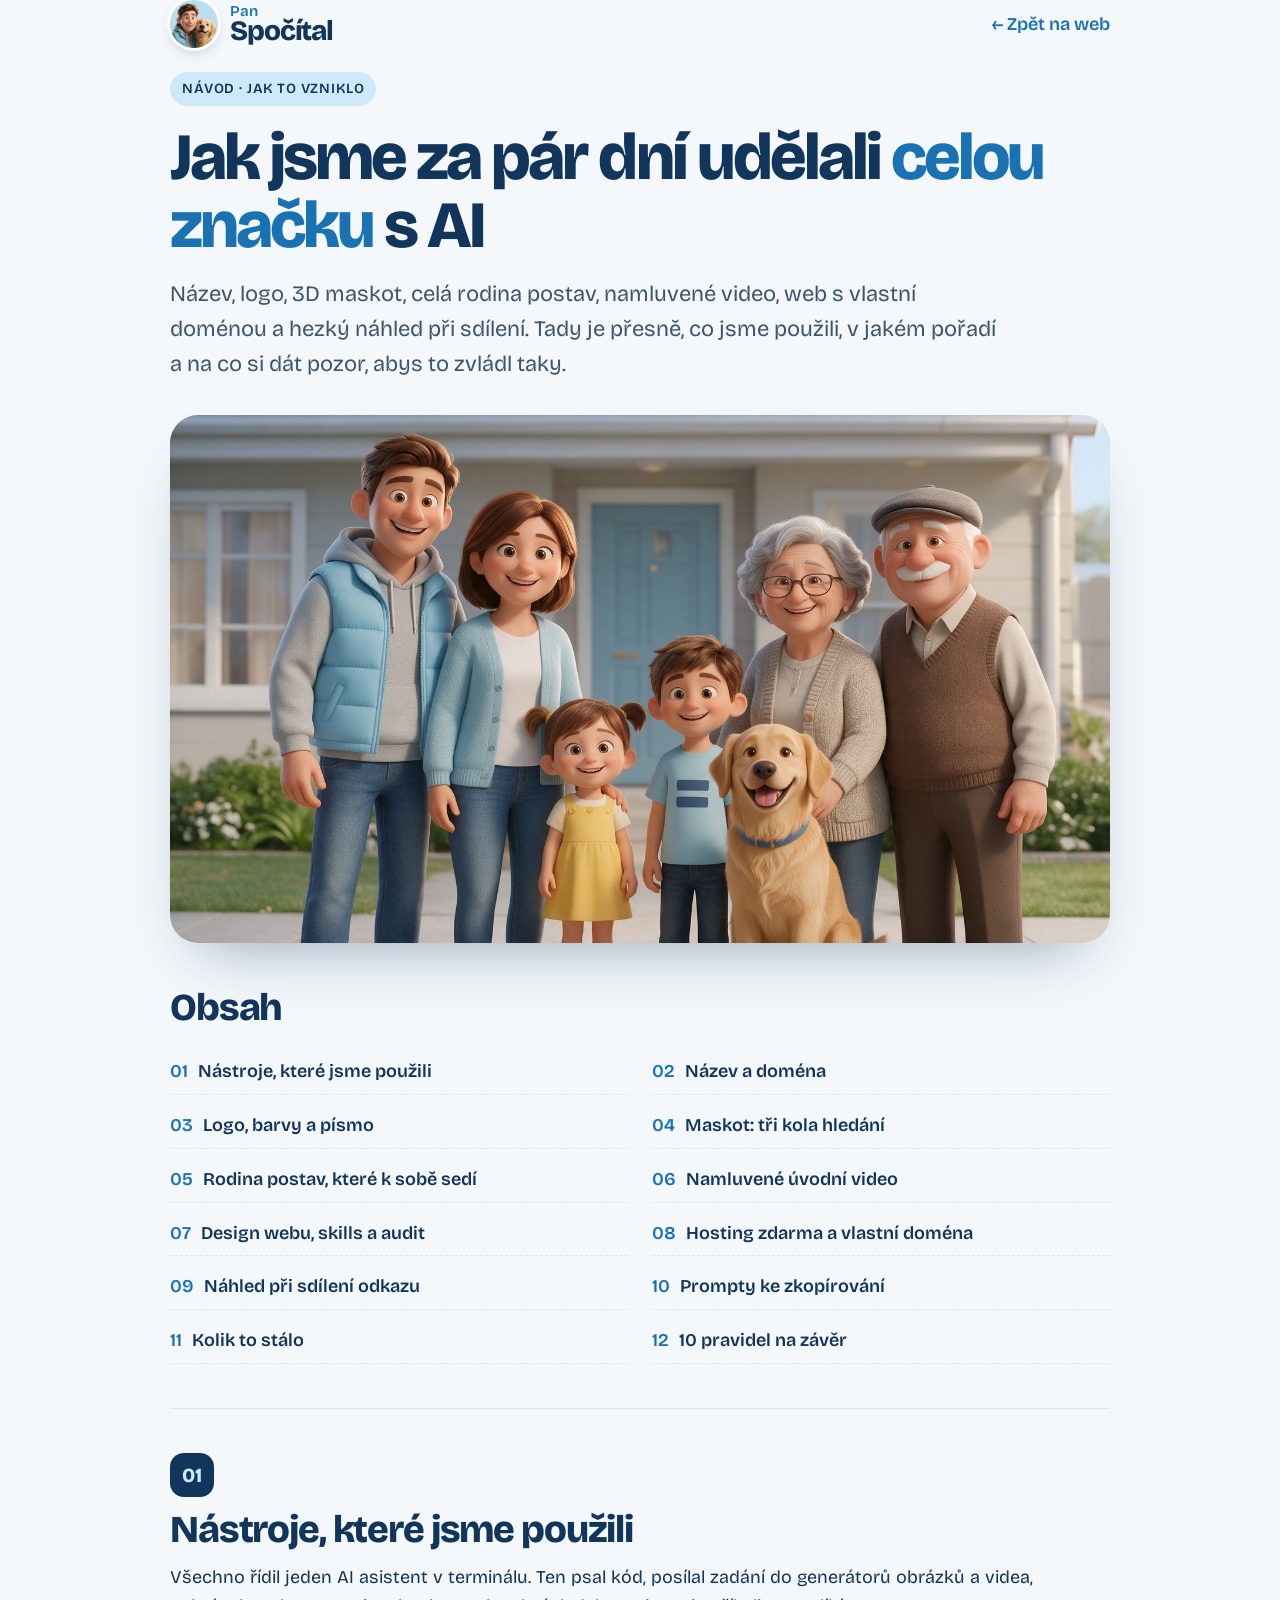
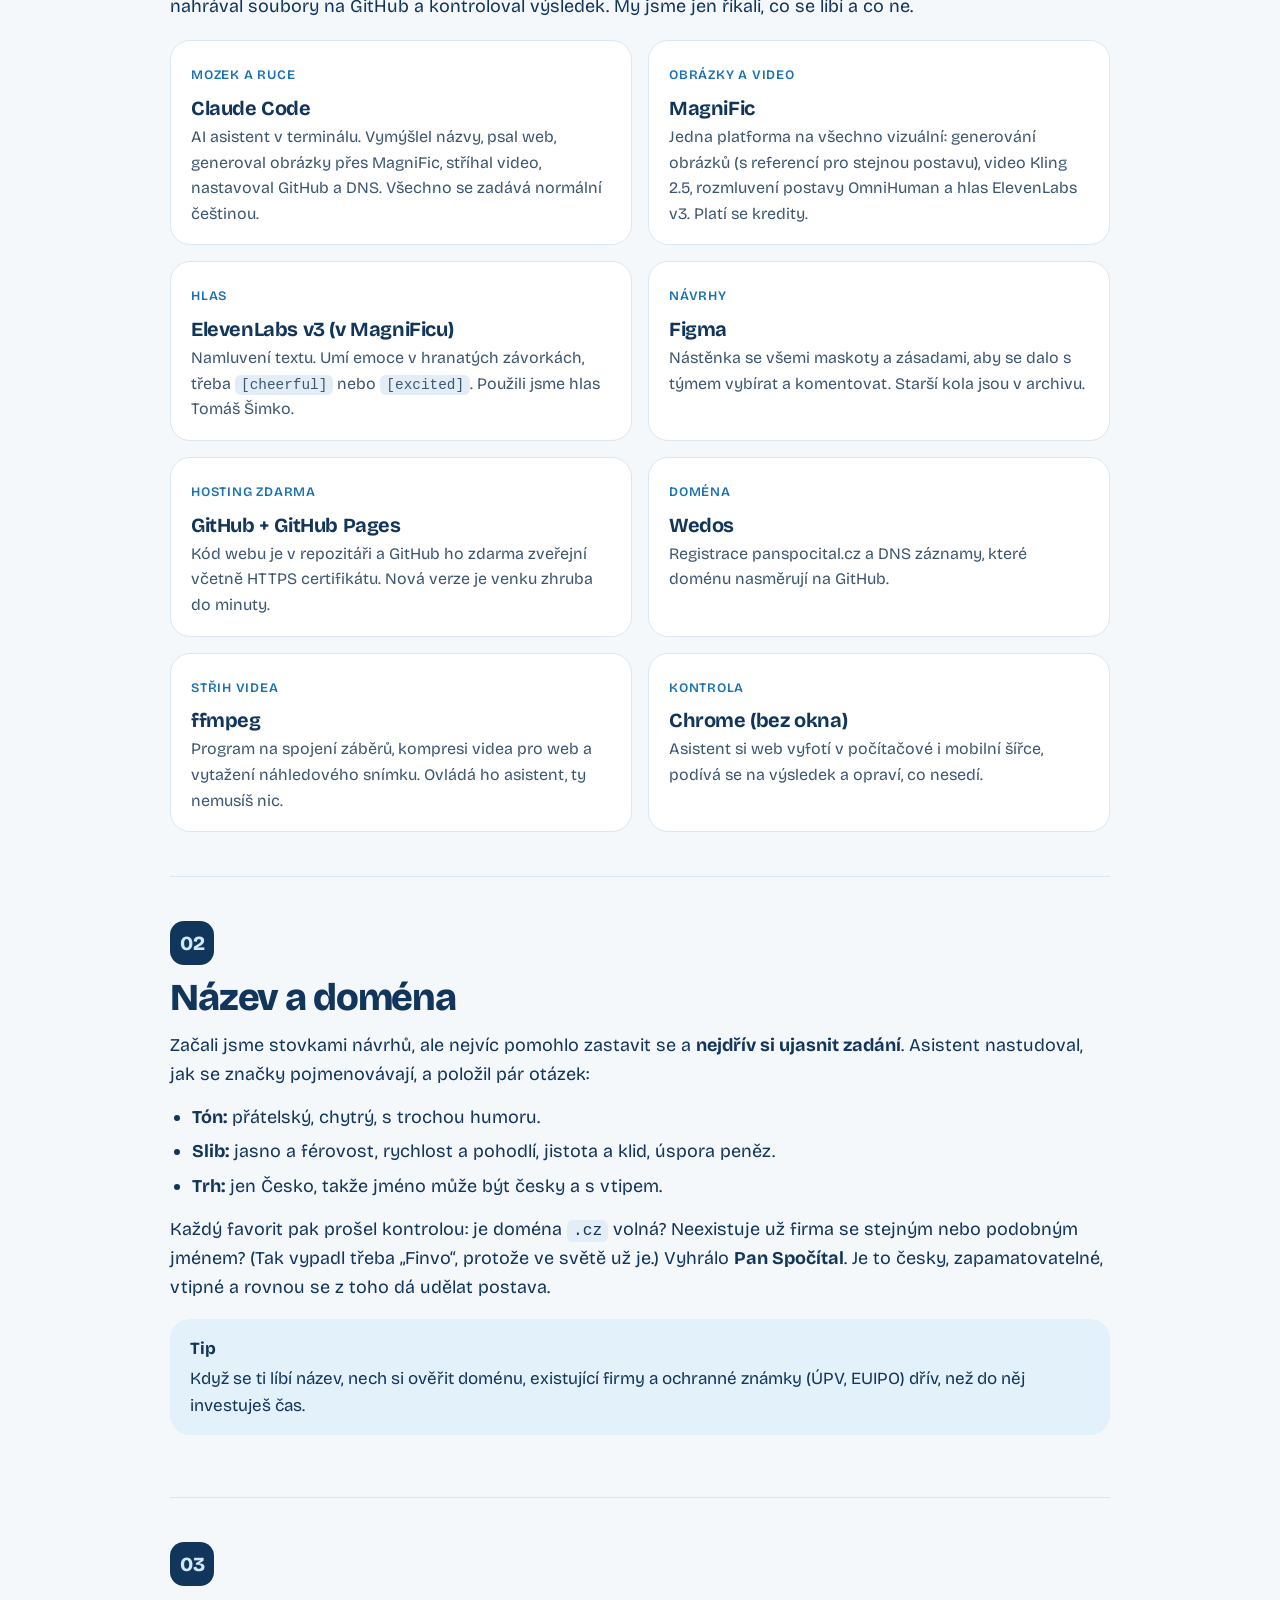
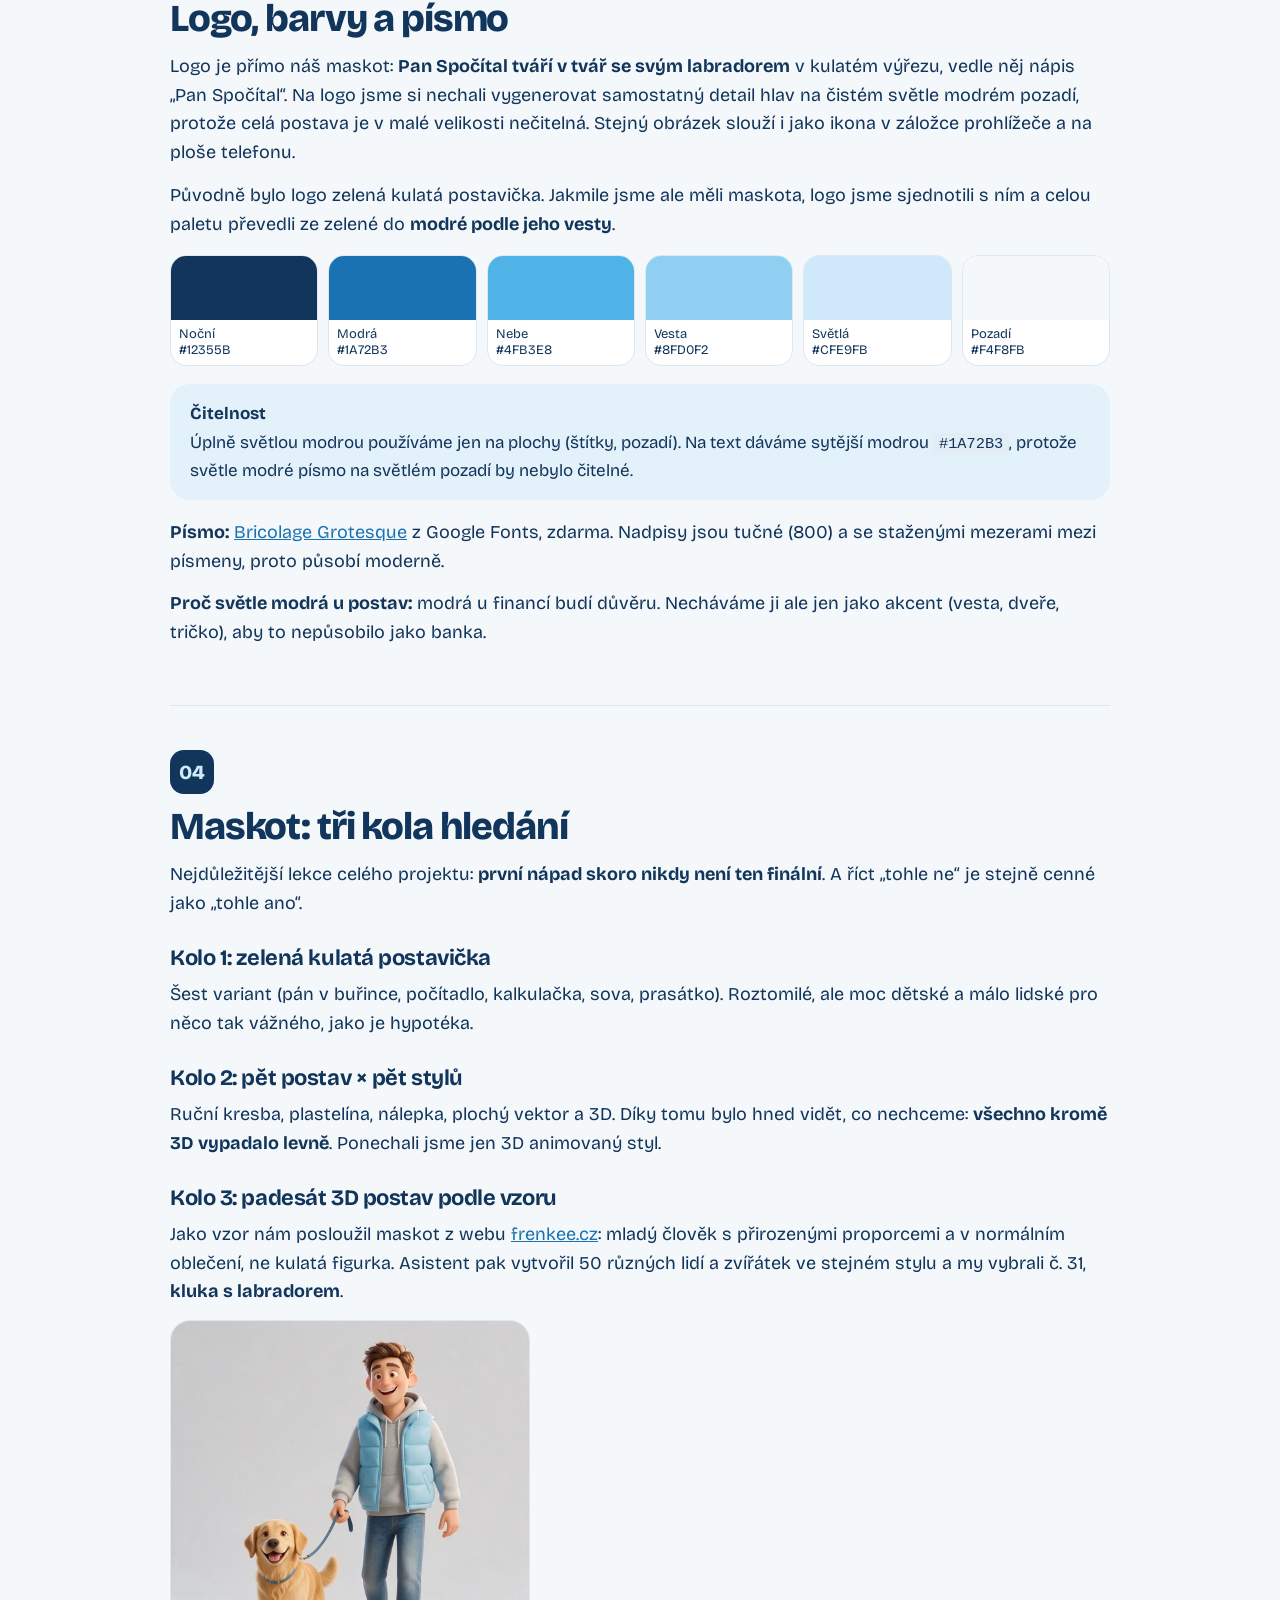
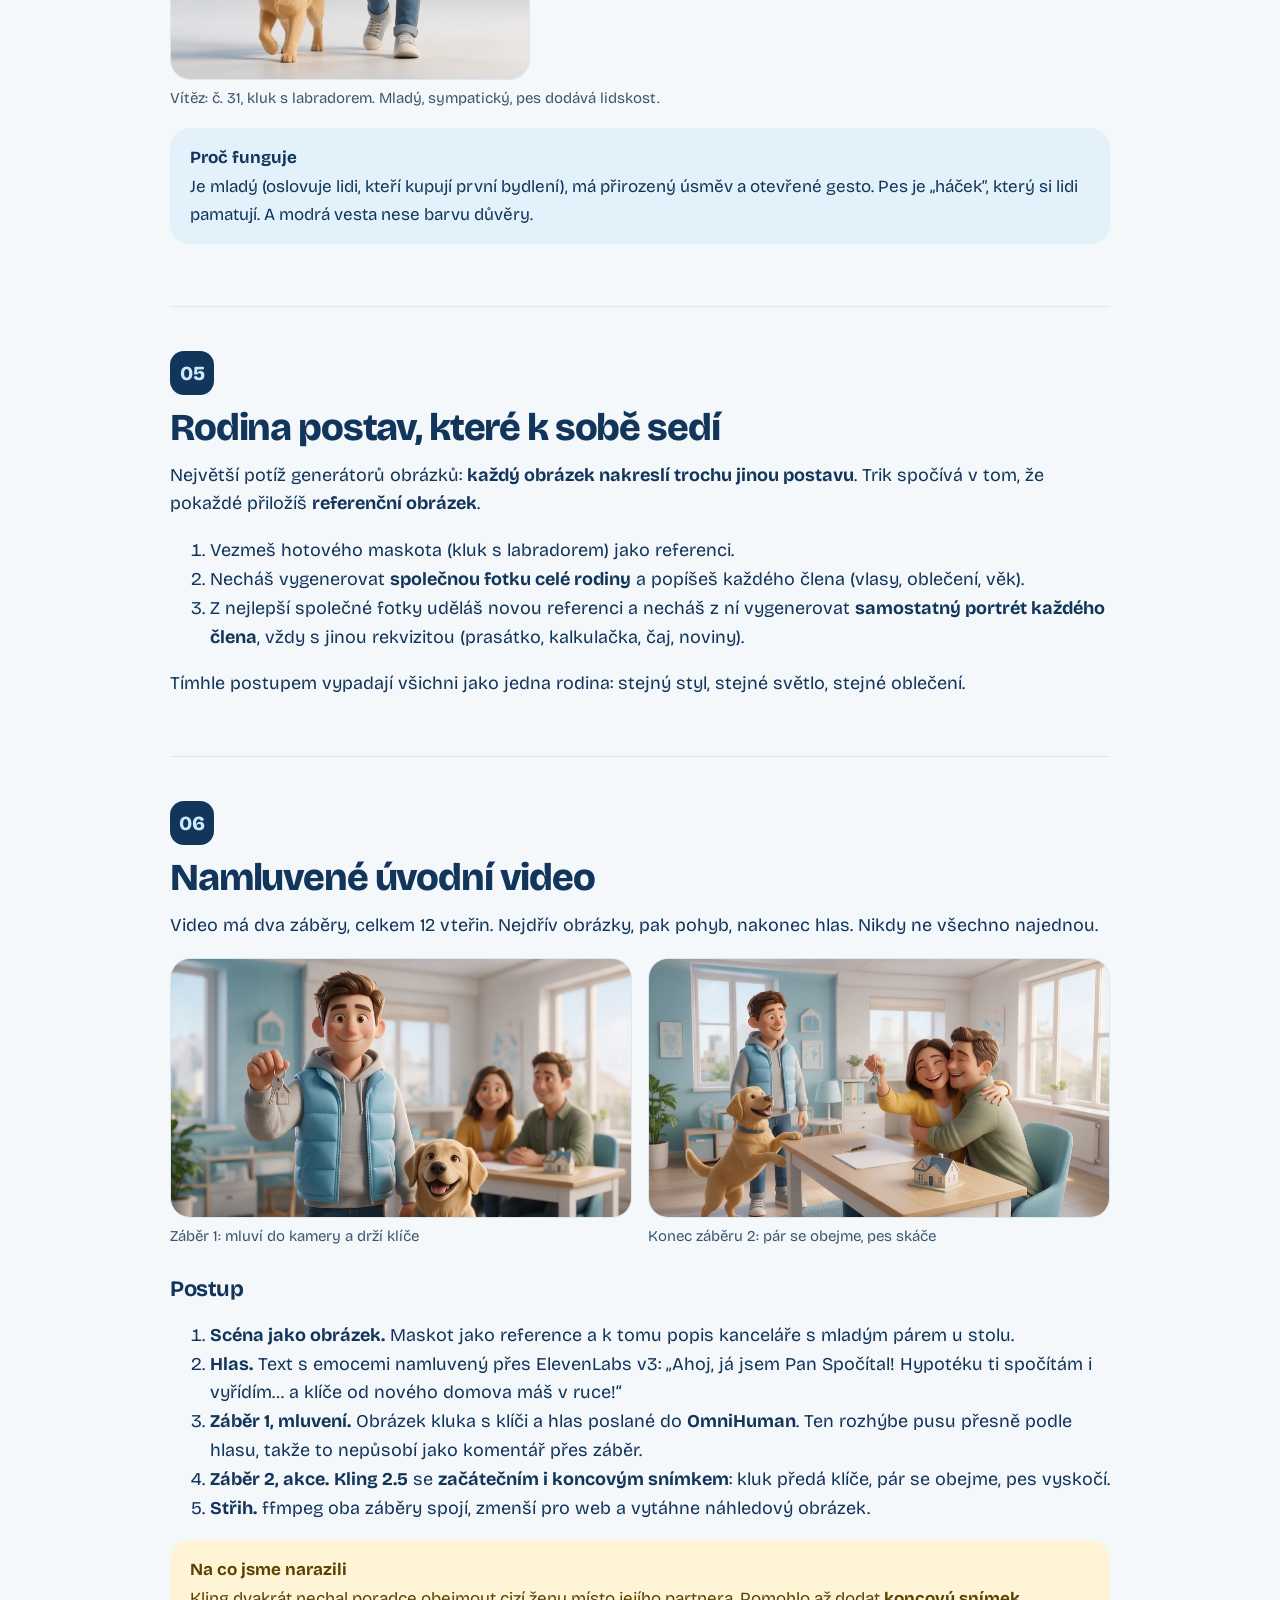
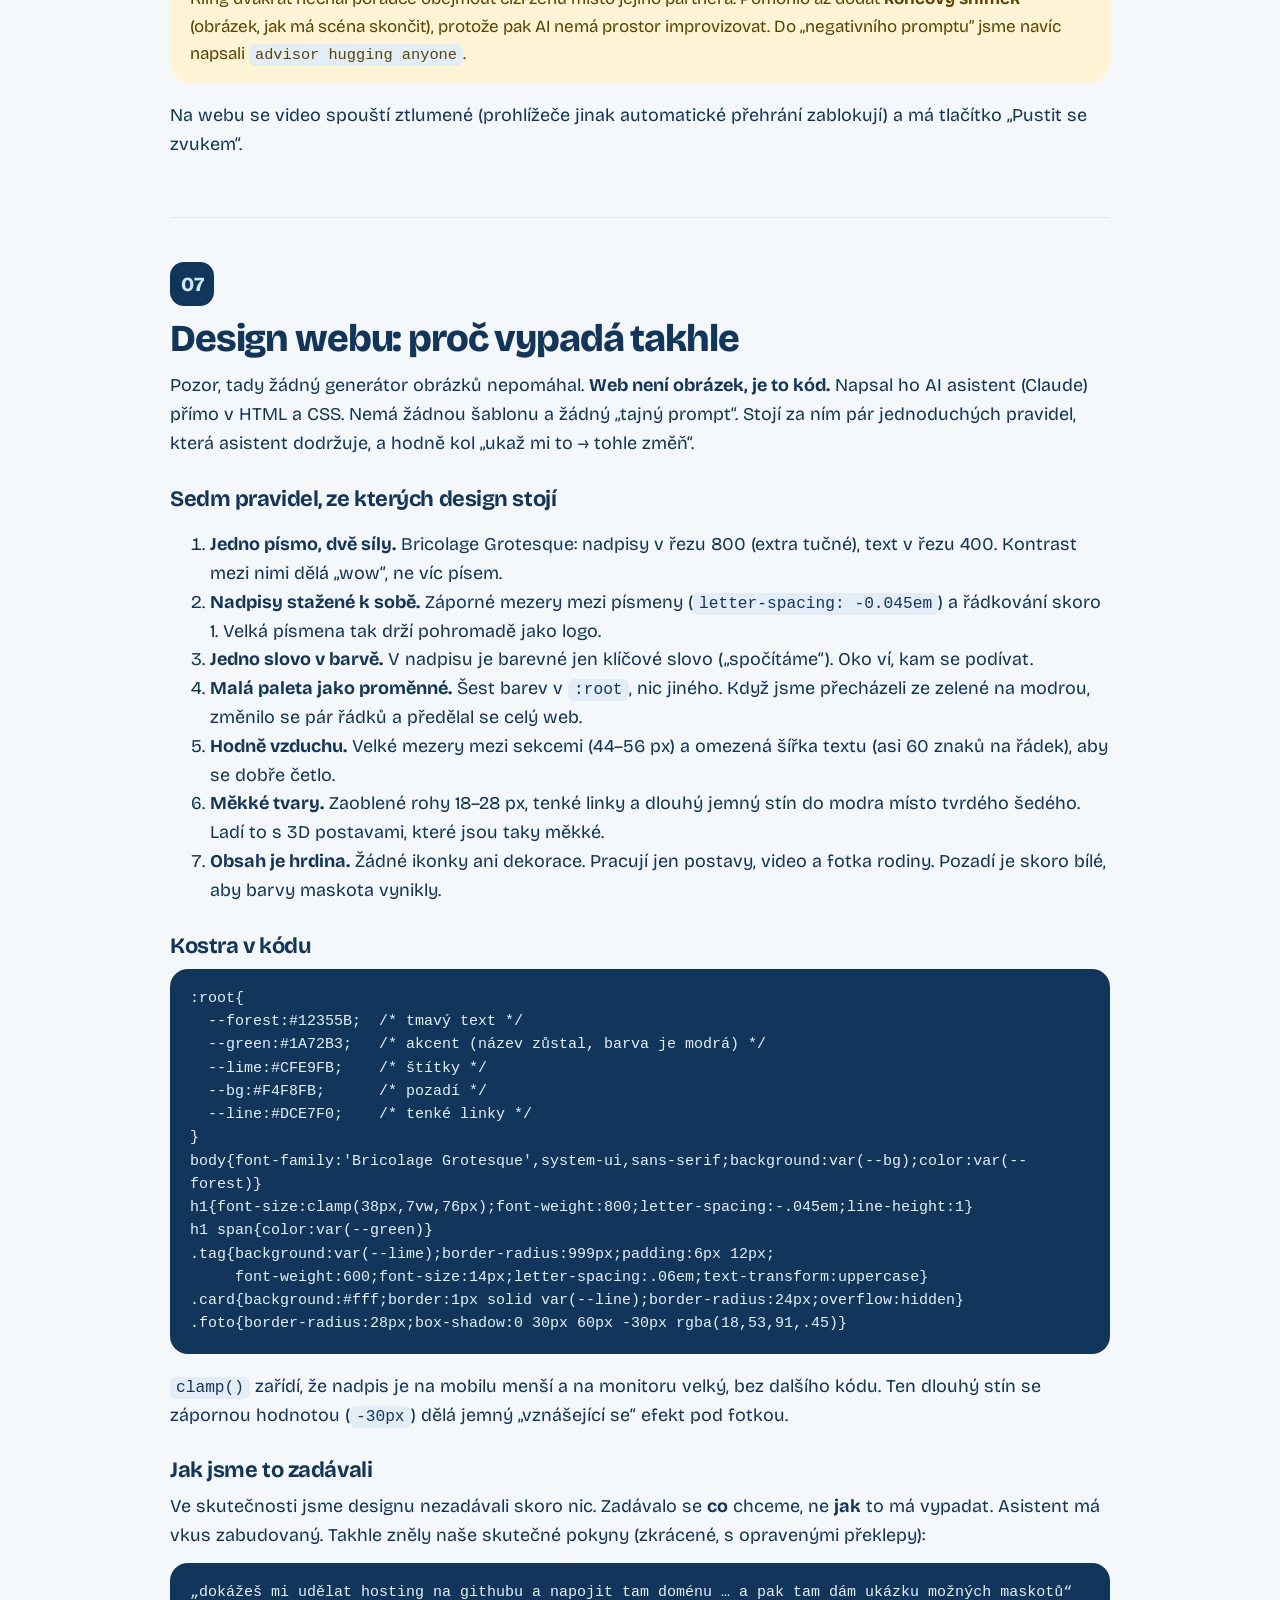
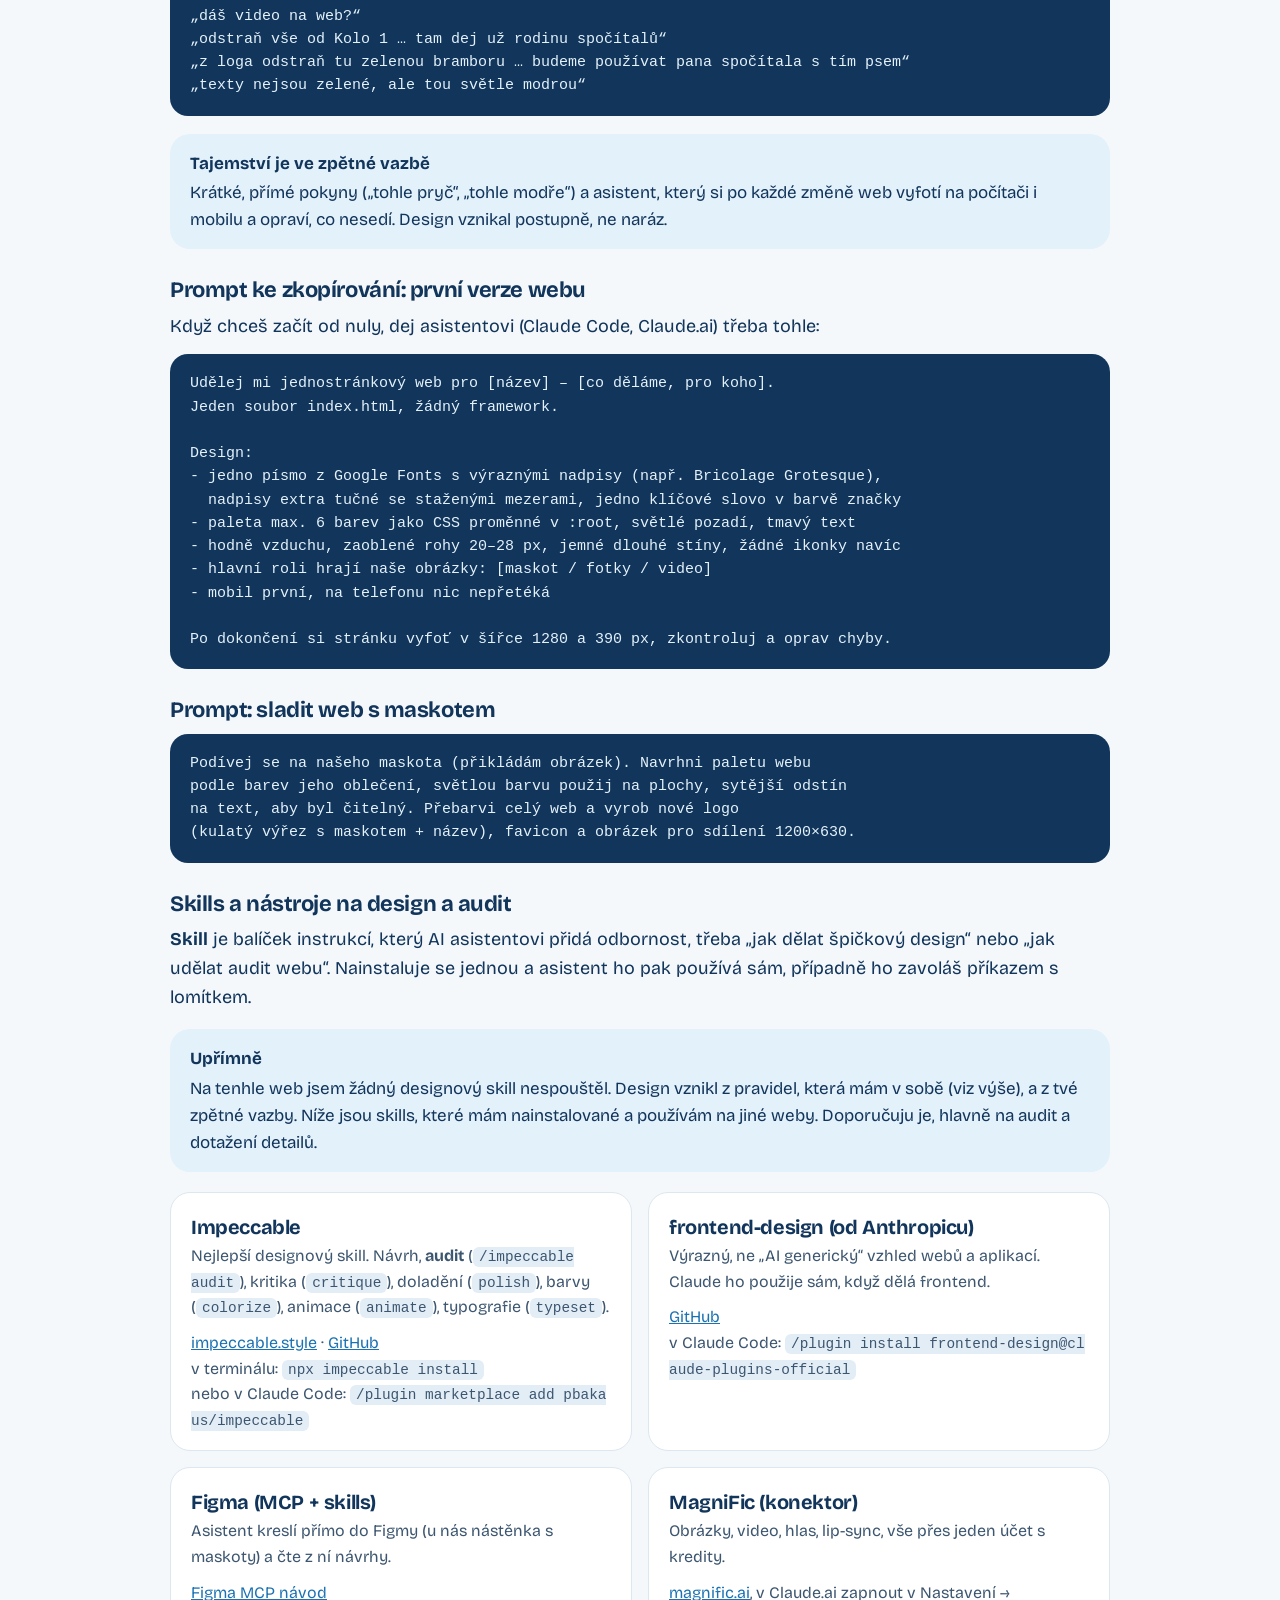
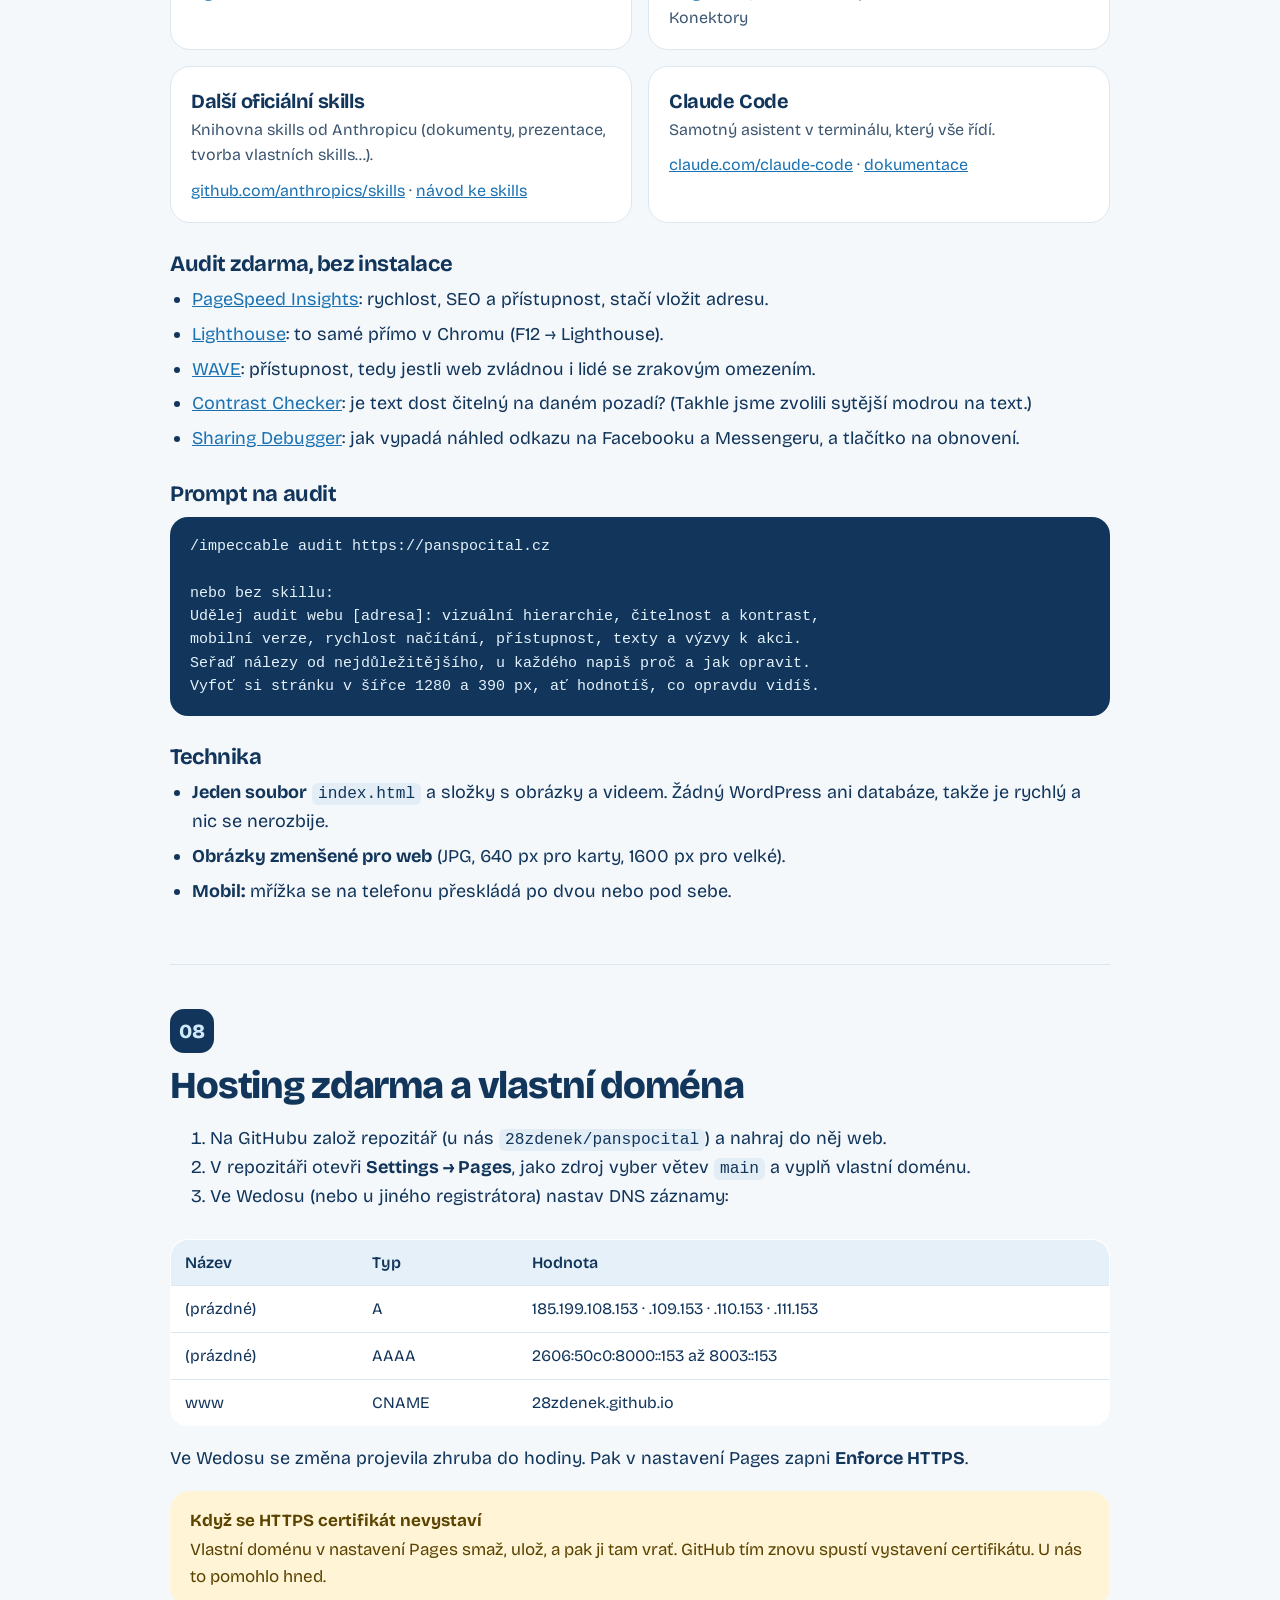
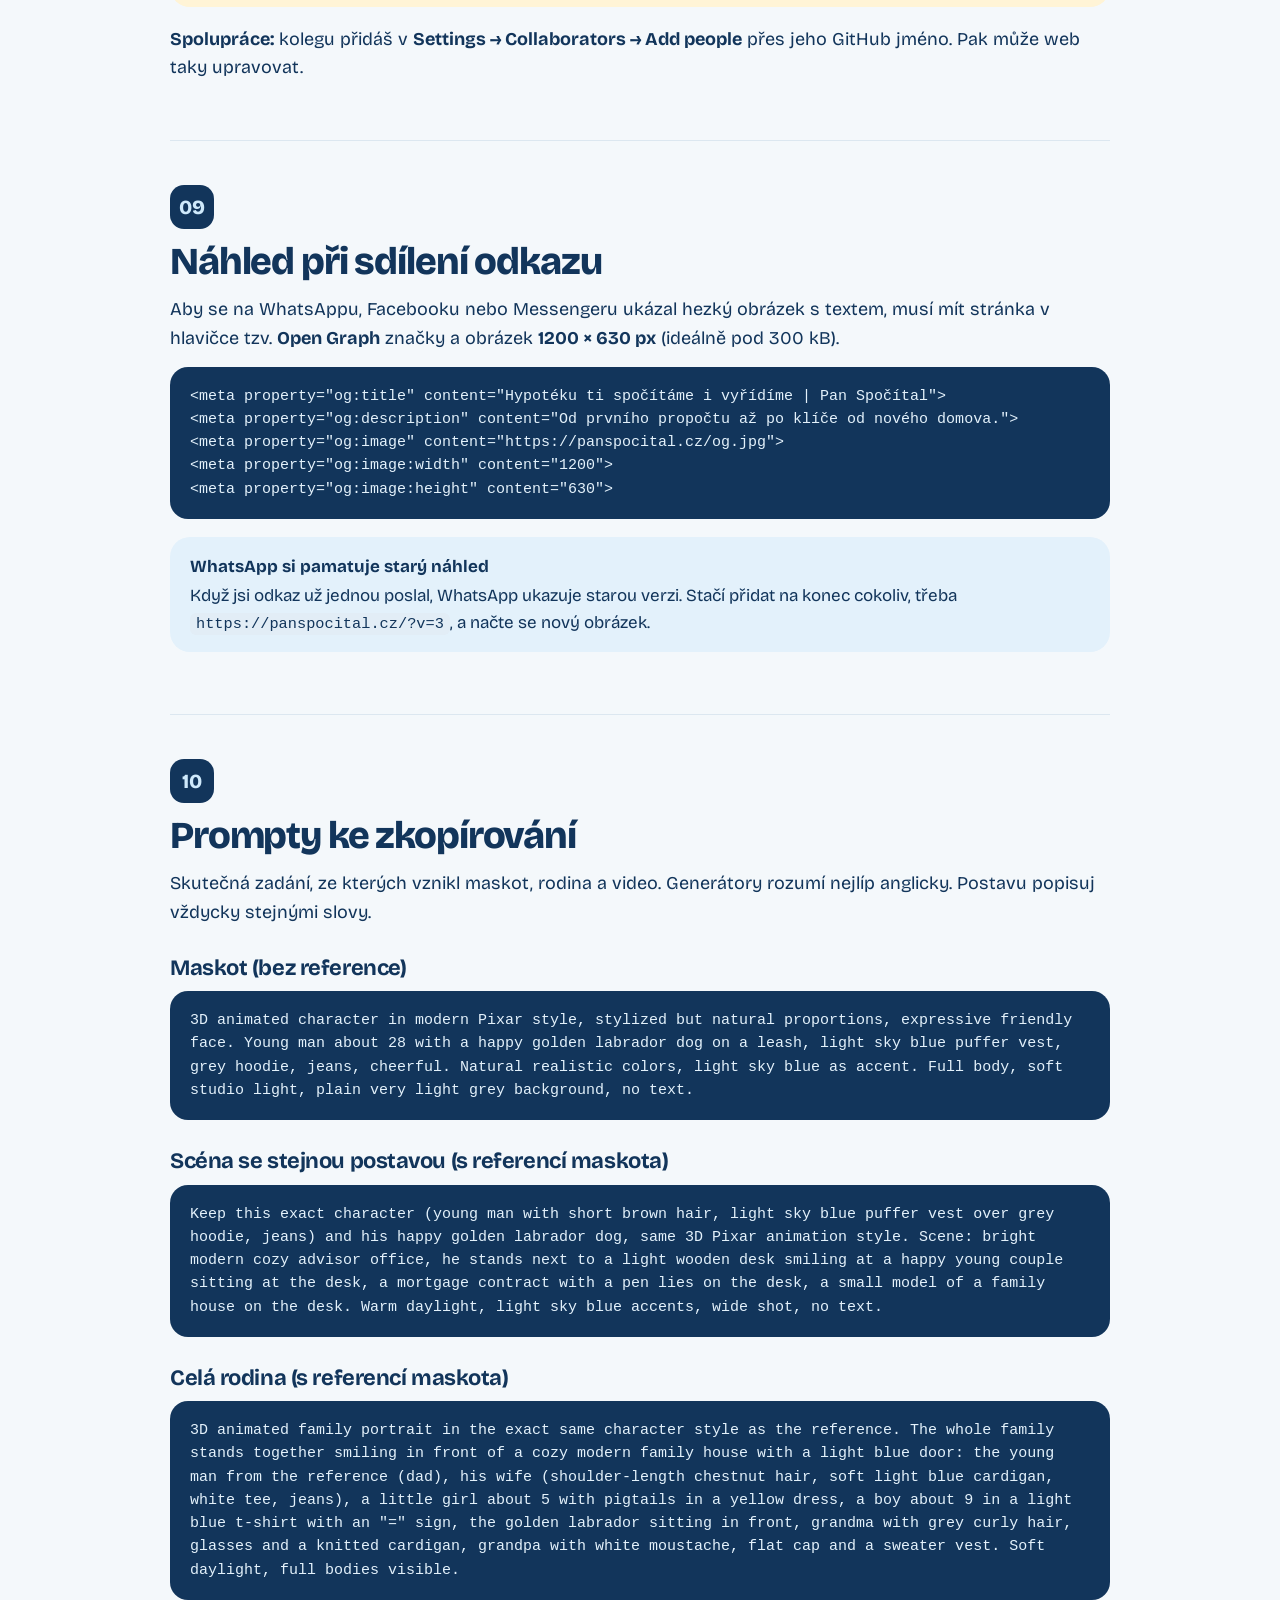
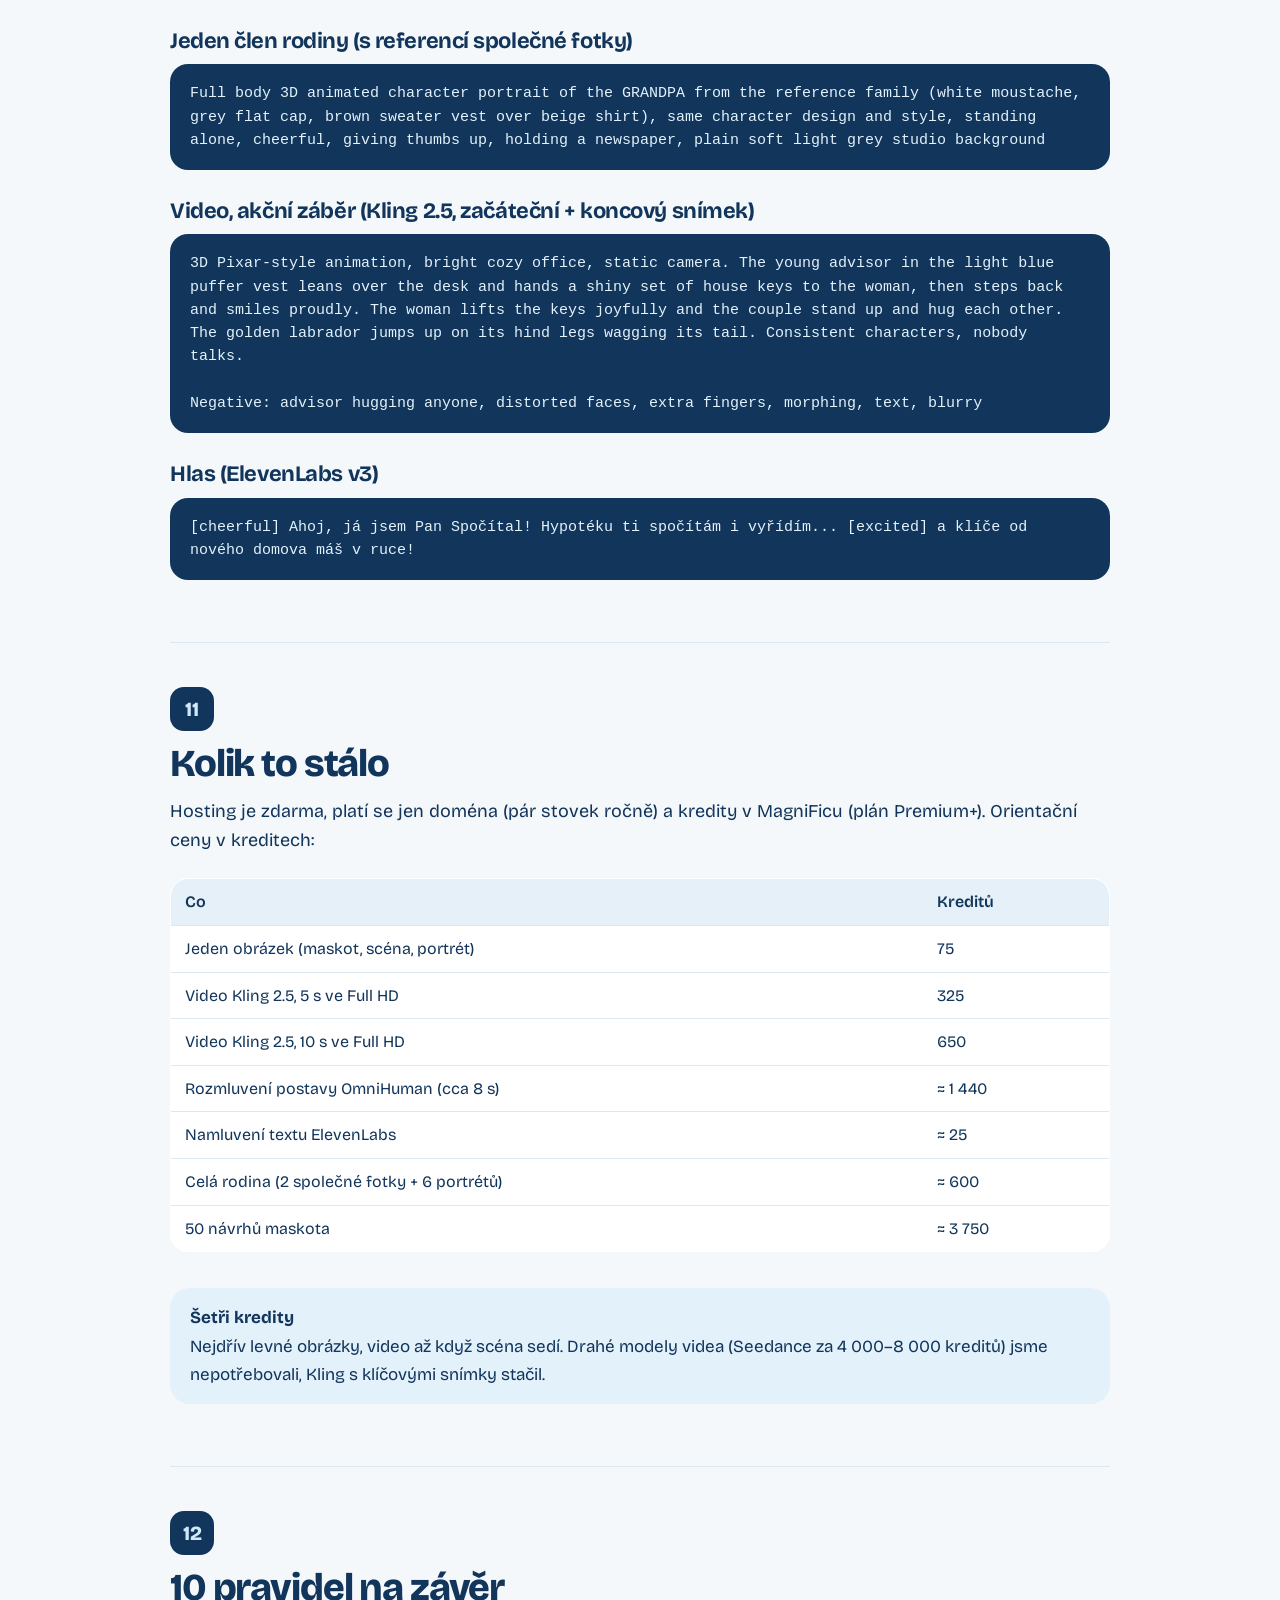
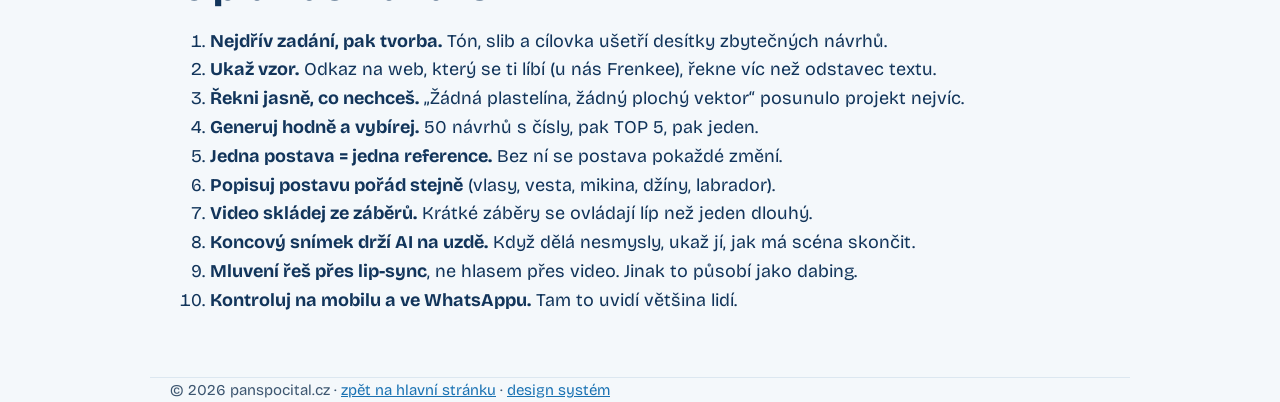
<file: navod/index.html>
<!doctype html>
<html lang="cs">
<head>
<meta charset="utf-8">
<meta name="viewport" content="width=device-width, initial-scale=1">
<title>Jak vznikl Pan Spočítal – návod</title>
<meta name="description" content="Kompletní návod, jak jsme s AI udělali značku, 3D maskota, rodinu postav, namluvené video a web Pan Spočítal. Nástroje, postup, prompty a ceny.">
<link rel="canonical" href="https://panspocital.cz/navod/">
<meta property="og:type" content="article">
<meta property="og:site_name" content="Pan Spočítal">
<meta property="og:locale" content="cs_CZ">
<meta property="og:url" content="https://panspocital.cz/navod/">
<meta property="og:title" content="Jak vznikl Pan Spočítal – návod krok za krokem">
<meta property="og:description" content="Značka, 3D maskot, rodina postav, namluvené video a web. Co jsme použili a jak to zopakovat.">
<meta property="og:image" content="https://panspocital.cz/img/rodina/rodina.jpg">
<meta property="og:image:width" content="1600">
<meta property="og:image:height" content="900">
<meta name="twitter:card" content="summary_large_image">
<meta name="robots" content="noindex, nofollow">
<link rel="icon" type="image/png" href="/favicon.png">
<link rel="apple-touch-icon" href="/apple-touch-icon.png">
<link rel="preconnect" href="https://fonts.googleapis.com">
<link rel="preconnect" href="https://fonts.gstatic.com" crossorigin>
<link href="https://fonts.googleapis.com/css2?family=Bricolage+Grotesque:wght@400;600;800&display=swap" rel="stylesheet">
<link rel="stylesheet" href="/css/tokens.css">
<style>
*{box-sizing:border-box}
html{-webkit-text-size-adjust:100%;scroll-behavior:smooth}
body{margin:0;background:var(--bg);color:var(--forest);font-family:'Bricolage Grotesque',system-ui,sans-serif;line-height:1.6;font-size:18px}
.wrap{max-width:980px;margin:0 auto;padding:0 20px}
header{padding:28px 0;display:flex;align-items:center;justify-content:space-between;gap:16px;flex-wrap:wrap}
.brand{display:flex;align-items:center;gap:12px;text-decoration:none;color:inherit}
.brand .logo{border-radius:50%;object-fit:cover;box-shadow:0 0 0 3px #fff,0 6px 16px -6px rgba(18,53,91,.45);width:48px;height:48px;flex:none}
.brand .t{display:flex;flex-direction:column;line-height:.95}
.brand .t small{font-size:15px;font-weight:600;color:var(--green)}
.brand .t b{font-size:28px;font-weight:800;letter-spacing:-.04em}
.back{font-weight:600;color:var(--green);text-decoration:none}
.back:hover{text-decoration:underline}
.tag{display:inline-block;background:var(--lime);color:var(--forest);font-weight:600;font-size:14px;letter-spacing:.06em;text-transform:uppercase;padding:6px 12px;border-radius:999px}
h1{font-size:clamp(36px,6.4vw,66px);font-weight:800;letter-spacing:-.045em;line-height:1.02;margin:18px 0 18px}
h1 span{color:var(--green)}
.lead{font-size:clamp(18px,2.2vw,22px);color:var(--muted);max-width:60ch;margin:0}
h2{font-size:clamp(26px,3.6vw,38px);font-weight:800;letter-spacing:-.03em;line-height:1.1;margin:0 0 12px}
h3{font-size:22px;letter-spacing:-.02em;margin:28px 0 8px;line-height:1.2}
p{margin:0 0 14px}
a{color:var(--green)}
section{padding:44px 0;border-top:1px solid var(--line)}
.hero{padding:24px 0 44px}
.hero img{display:block;width:100%;height:auto;border-radius:28px;margin-top:32px;box-shadow:0 30px 60px -30px rgba(18,53,91,.45)}
.step{display:inline-grid;place-items:center;width:44px;height:44px;border-radius:14px;background:var(--forest);color:var(--lime);font-weight:800;font-size:20px;margin-bottom:12px}
.toc{display:grid;grid-template-columns:repeat(2,minmax(0,1fr));gap:8px 24px;padding:0;margin:20px 0 0;list-style:none;counter-reset:t}
.toc li{counter-increment:t}
.toc a{display:flex;gap:10px;text-decoration:none;color:var(--forest);font-weight:600;padding:8px 0;border-bottom:1px dashed var(--line)}
.toc a::before{content:counter(t,decimal-leading-zero);color:var(--green)}
.toc a:hover{color:var(--green)}
.tools{display:grid;grid-template-columns:repeat(2,minmax(0,1fr));gap:16px;margin-top:20px}
.tool{background:var(--card);border:1px solid var(--line);border-radius:20px;padding:18px 20px}
.tool>b{display:block;font-size:20px;letter-spacing:-.02em}
.tool small{display:inline-block;font-weight:600;color:var(--green);font-size:13px;letter-spacing:.06em;text-transform:uppercase;margin-bottom:6px}
.tool p{margin:0;color:var(--muted);font-size:16px}
.skill p+p{margin-top:10px}.get{font-size:15px}.get code{word-break:break-all}
.note{background:var(--sky);color:var(--navy);border-radius:20px;padding:16px 20px;margin:18px 0;font-size:17px}
.note.warn{background:#FFF4D6;color:#5B4300}
.note>b:first-child{display:block;margin-bottom:2px}
ul.list{padding-left:22px;margin:0 0 14px}
ul.list li{margin-bottom:6px}
.duo{display:grid;grid-template-columns:repeat(2,minmax(0,1fr));gap:16px;margin:18px 0}
figure{margin:0}
.duo img,.pic{display:block;width:100%;height:auto;border-radius:20px;border:1px solid var(--line)}
figcaption{font-size:15px;color:var(--muted);margin-top:6px}
pre{background:var(--forest);color:#E3F1FB;border-radius:18px;padding:18px 20px;overflow-x:auto;font:15px/1.55 ui-monospace,SFMono-Regular,Menlo,monospace;white-space:pre-wrap;word-break:break-word;margin:10px 0 18px}
code{font:0.9em ui-monospace,SFMono-Regular,Menlo,monospace;background:#E2EDF6;padding:2px 6px;border-radius:6px}
pre code{background:none;padding:0;font:inherit}
.swatches{display:grid;grid-template-columns:repeat(6,minmax(0,1fr));gap:10px;margin:16px 0}
.sw{border-radius:16px;overflow:hidden;border:1px solid var(--line);background:#fff;font-size:13px}
.sw i{display:block;height:64px}
.sw span{display:block;padding:6px 8px;line-height:1.3}
.tbl{width:100%;border-collapse:collapse;background:#fff;border-radius:18px;overflow:hidden;border:1px solid var(--line);font-size:16px;margin:10px 0 18px}
.tbl th,.tbl td{text-align:left;padding:10px 14px;border-bottom:1px solid var(--line);vertical-align:top}
.tbl th{background:#E6F0F8;font-weight:600}
.tbl tr:last-child td{border-bottom:0}
.tbl td:last-child{white-space:nowrap}
.scroll{overflow-x:auto}
footer{border-top:1px solid var(--line);padding:28px 0 40px;color:var(--muted);font-size:15px}
@media (max-width:700px){body{font-size:17px}.toc,.tools,.duo{grid-template-columns:1fr}.swatches{grid-template-columns:repeat(3,minmax(0,1fr))}.wrap{padding:0 16px}.tbl td:last-child{white-space:normal}}
</style>
</head>
<body>
<header class="wrap">
  <a class="brand" href="/" aria-label="Pan Spočítal – hlavní stránka">
    <img class="logo" src="../img/logo.jpg" alt="" width="240" height="240">
    <span class="t"><small>Pan</small><b>Spočítal</b></span>
  </a>
  <a class="back" href="/">← Zpět na web</a>
</header>

<main class="wrap">
  <div class="hero">
    <span class="tag">Návod · jak to vzniklo</span>
    <h1>Jak jsme za pár dní udělali <span>celou značku</span> s AI</h1>
    <p class="lead">Název, logo, 3D maskot, celá rodina postav, namluvené video, web s vlastní doménou a hezký náhled při sdílení. Tady je přesně, co jsme použili, v jakém pořadí a na co si dát pozor, abys to zvládl taky.</p>
    <img src="../img/rodina/rodina.jpg" alt="Rodina Spočítalových před domem" width="1600" height="900">
  </div>

  <section id="obsah" style="border-top:0;padding-top:0">
    <h2>Obsah</h2>
    <ol class="toc">
      <li><a href="#nastroje">Nástroje, které jsme použili</a></li>
      <li><a href="#nazev">Název a doména</a></li>
      <li><a href="#znacka">Logo, barvy a písmo</a></li>
      <li><a href="#maskot">Maskot: tři kola hledání</a></li>
      <li><a href="#rodina">Rodina postav, které k sobě sedí</a></li>
      <li><a href="#video">Namluvené úvodní video</a></li>
      <li><a href="#web">Design webu, skills a audit</a></li>
      <li><a href="#hosting">Hosting zdarma a vlastní doména</a></li>
      <li><a href="#sdileni">Náhled při sdílení odkazu</a></li>
      <li><a href="#prompty">Prompty ke zkopírování</a></li>
      <li><a href="#cena">Kolik to stálo</a></li>
      <li><a href="#tipy">10 pravidel na závěr</a></li>
    </ol>
  </section>

  <section id="nastroje">
    <span class="step">01</span>
    <h2>Nástroje, které jsme použili</h2>
    <p>Všechno řídil jeden AI asistent v terminálu. Ten psal kód, posílal zadání do generátorů obrázků a videa, nahrával soubory na GitHub a kontroloval výsledek. My jsme jen říkali, co se líbí a co ne.</p>
    <div class="tools">
      <div class="tool"><small>Mozek a ruce</small><b>Claude Code</b><p>AI asistent v terminálu. Vymýšlel názvy, psal web, generoval obrázky přes MagniFic, stříhal video, nastavoval GitHub a DNS. Všechno se zadává normální češtinou.</p></div>
      <div class="tool"><small>Obrázky a video</small><b>MagniFic</b><p>Jedna platforma na všechno vizuální: generování obrázků (s referencí pro stejnou postavu), video Kling 2.5, rozmluvení postavy OmniHuman a hlas ElevenLabs v3. Platí se kredity.</p></div>
      <div class="tool"><small>Hlas</small><b>ElevenLabs v3 (v MagniFicu)</b><p>Namluvení textu. Umí emoce v hranatých závorkách, třeba <code>[cheerful]</code> nebo <code>[excited]</code>. Použili jsme hlas Tomáš Šimko.</p></div>
      <div class="tool"><small>Návrhy</small><b>Figma</b><p>Nástěnka se všemi maskoty a zásadami, aby se dalo s týmem vybírat a komentovat. Starší kola jsou v archivu.</p></div>
      <div class="tool"><small>Hosting zdarma</small><b>GitHub + GitHub Pages</b><p>Kód webu je v repozitáři a GitHub ho zdarma zveřejní včetně HTTPS certifikátu. Nová verze je venku zhruba do minuty.</p></div>
      <div class="tool"><small>Doména</small><b>Wedos</b><p>Registrace panspocital.cz a DNS záznamy, které doménu nasměrují na GitHub.</p></div>
      <div class="tool"><small>Střih videa</small><b>ffmpeg</b><p>Program na spojení záběrů, kompresi videa pro web a vytažení náhledového snímku. Ovládá ho asistent, ty nemusíš nic.</p></div>
      <div class="tool"><small>Kontrola</small><b>Chrome (bez okna)</b><p>Asistent si web vyfotí v počítačové i mobilní šířce, podívá se na výsledek a opraví, co nesedí.</p></div>
    </div>
  </section>

  <section id="nazev">
    <span class="step">02</span>
    <h2>Název a doména</h2>
    <p>Začali jsme stovkami návrhů, ale nejvíc pomohlo zastavit se a <b>nejdřív si ujasnit zadání</b>. Asistent nastudoval, jak se značky pojmenovávají, a položil pár otázek:</p>
    <ul class="list">
      <li><b>Tón:</b> přátelský, chytrý, s trochou humoru.</li>
      <li><b>Slib:</b> jasno a férovost, rychlost a pohodlí, jistota a klid, úspora peněz.</li>
      <li><b>Trh:</b> jen Česko, takže jméno může být česky a s vtipem.</li>
    </ul>
    <p>Každý favorit pak prošel kontrolou: je doména <code>.cz</code> volná? Neexistuje už firma se stejným nebo podobným jménem? (Tak vypadl třeba „Finvo“, protože ve světě už je.) Vyhrálo <b>Pan Spočítal</b>. Je to česky, zapamatovatelné, vtipné a rovnou se z toho dá udělat postava.</p>
    <div class="note"><b>Tip</b>Když se ti líbí název, nech si ověřit doménu, existující firmy a ochranné známky (ÚPV, EUIPO) dřív, než do něj investuješ čas.</div>
  </section>

  <section id="znacka">
    <span class="step">03</span>
    <h2>Logo, barvy a písmo</h2>
    <p>Logo je přímo náš maskot: <b>Pan Spočítal tváří v tvář se svým labradorem</b> v kulatém výřezu, vedle něj nápis „Pan Spočítal“. Na logo jsme si nechali vygenerovat samostatný detail hlav na čistém světle modrém pozadí, protože celá postava je v malé velikosti nečitelná. Stejný obrázek slouží i jako ikona v záložce prohlížeče a na ploše telefonu.</p>
    <p>Původně bylo logo zelená kulatá postavička. Jakmile jsme ale měli maskota, logo jsme sjednotili s ním a celou paletu převedli ze zelené do <b>modré podle jeho vesty</b>.</p>
    <div class="swatches">
      <div class="sw"><i style="background:#12355B"></i><span>Noční<br>#12355B</span></div>
      <div class="sw"><i style="background:#1A72B3"></i><span>Modrá<br>#1A72B3</span></div>
      <div class="sw"><i style="background:#4FB3E8"></i><span>Nebe<br>#4FB3E8</span></div>
      <div class="sw"><i style="background:#8FD0F2"></i><span>Vesta<br>#8FD0F2</span></div>
      <div class="sw"><i style="background:#CFE9FB"></i><span>Světlá<br>#CFE9FB</span></div>
      <div class="sw"><i style="background:#F4F8FB"></i><span>Pozadí<br>#F4F8FB</span></div>
    </div>
    <div class="note"><b>Čitelnost</b>Úplně světlou modrou používáme jen na plochy (štítky, pozadí). Na text dáváme sytější modrou <code>#1A72B3</code>, protože světle modré písmo na světlém pozadí by nebylo čitelné.</div>
    <p><b>Písmo:</b> <a href="https://fonts.google.com/specimen/Bricolage+Grotesque" target="_blank" rel="noopener">Bricolage Grotesque</a> z Google Fonts, zdarma. Nadpisy jsou tučné (800) a se staženými mezerami mezi písmeny, proto působí moderně.</p>
    <p><b>Proč světle modrá u postav:</b> modrá u financí budí důvěru. Necháváme ji ale jen jako akcent (vesta, dveře, tričko), aby to nepůsobilo jako banka.</p>
  </section>

  <section id="maskot">
    <span class="step">04</span>
    <h2>Maskot: tři kola hledání</h2>
    <p>Nejdůležitější lekce celého projektu: <b>první nápad skoro nikdy není ten finální</b>. A říct „tohle ne“ je stejně cenné jako „tohle ano“.</p>
    <h3>Kolo 1: zelená kulatá postavička</h3>
    <p>Šest variant (pán v buřince, počítadlo, kalkulačka, sova, prasátko). Roztomilé, ale moc dětské a málo lidské pro něco tak vážného, jako je hypotéka.</p>
    <h3>Kolo 2: pět postav × pět stylů</h3>
    <p>Ruční kresba, plastelína, nálepka, plochý vektor a 3D. Díky tomu bylo hned vidět, co nechceme: <b>všechno kromě 3D vypadalo levně</b>. Ponechali jsme jen 3D animovaný styl.</p>
    <h3>Kolo 3: padesát 3D postav podle vzoru</h3>
    <p>Jako vzor nám posloužil maskot z webu <a href="https://frenkee.cz/" target="_blank" rel="noopener">frenkee.cz</a>: mladý člověk s přirozenými proporcemi a v normálním oblečení, ne kulatá figurka. Asistent pak vytvořil 50 různých lidí a zvířátek ve stejném stylu a my vybrali č. 31, <b>kluka s labradorem</b>.</p>
    <figure><img class="pic" src="../img/3d/31.jpg" alt="Kluk s labradorem, 3D maskot" width="560" height="560" loading="lazy" style="max-width:360px"><figcaption>Vítěz: č. 31, kluk s labradorem. Mladý, sympatický, pes dodává lidskost.</figcaption></figure>
    <div class="note"><b>Proč funguje</b>Je mladý (oslovuje lidi, kteří kupují první bydlení), má přirozený úsměv a otevřené gesto. Pes je „háček“, který si lidi pamatují. A modrá vesta nese barvu důvěry.</div>
  </section>

  <section id="rodina">
    <span class="step">05</span>
    <h2>Rodina postav, které k sobě sedí</h2>
    <p>Největší potíž generátorů obrázků: <b>každý obrázek nakreslí trochu jinou postavu</b>. Trik spočívá v tom, že pokaždé přiložíš <b>referenční obrázek</b>.</p>
    <ol class="list">
      <li>Vezmeš hotového maskota (kluk s labradorem) jako referenci.</li>
      <li>Necháš vygenerovat <b>společnou fotku celé rodiny</b> a popíšeš každého člena (vlasy, oblečení, věk).</li>
      <li>Z nejlepší společné fotky uděláš novou referenci a necháš z ní vygenerovat <b>samostatný portrét každého člena</b>, vždy s jinou rekvizitou (prasátko, kalkulačka, čaj, noviny).</li>
    </ol>
    <p>Tímhle postupem vypadají všichni jako jedna rodina: stejný styl, stejné světlo, stejné oblečení.</p>
  </section>

  <section id="video">
    <span class="step">06</span>
    <h2>Namluvené úvodní video</h2>
    <p>Video má dva záběry, celkem 12 vteřin. Nejdřív obrázky, pak pohyb, nakonec hlas. Nikdy ne všechno najednou.</p>
    <div class="duo">
      <figure><img src="img/mluvi.jpg" alt="Kluk s klíči mluví do kamery" width="900" height="506" loading="lazy"><figcaption>Záběr 1: mluví do kamery a drží klíče</figcaption></figure>
      <figure><img src="img/konec.jpg" alt="Pár se objímá s klíči, pes skáče" width="900" height="506" loading="lazy"><figcaption>Konec záběru 2: pár se obejme, pes skáče</figcaption></figure>
    </div>
    <h3>Postup</h3>
    <ol class="list">
      <li><b>Scéna jako obrázek.</b> Maskot jako reference a k tomu popis kanceláře s mladým párem u stolu.</li>
      <li><b>Hlas.</b> Text s emocemi namluvený přes ElevenLabs v3: „Ahoj, já jsem Pan Spočítal! Hypotéku ti spočítám i vyřídím… a klíče od nového domova máš v ruce!“</li>
      <li><b>Záběr 1, mluvení.</b> Obrázek kluka s klíči a hlas poslané do <b>OmniHuman</b>. Ten rozhýbe pusu přesně podle hlasu, takže to nepůsobí jako komentář přes záběr.</li>
      <li><b>Záběr 2, akce.</b> <b>Kling 2.5</b> se <b>začátečním i koncovým snímkem</b>: kluk předá klíče, pár se obejme, pes vyskočí.</li>
      <li><b>Střih.</b> ffmpeg oba záběry spojí, zmenší pro web a vytáhne náhledový obrázek.</li>
    </ol>
    <div class="note warn"><b>Na co jsme narazili</b>Kling dvakrát nechal poradce obejmout cizí ženu místo jejího partnera. Pomohlo až dodat <b>koncový snímek</b> (obrázek, jak má scéna skončit), protože pak AI nemá prostor improvizovat. Do „negativního promptu“ jsme navíc napsali <code>advisor hugging anyone</code>.</div>
    <p>Na webu se video spouští ztlumené (prohlížeče jinak automatické přehrání zablokují) a má tlačítko „Pustit se zvukem“.</p>
  </section>

  <section id="web">
    <span class="step">07</span>
    <h2>Design webu: proč vypadá takhle</h2>
    <p>Pozor, tady žádný generátor obrázků nepomáhal. <b>Web není obrázek, je to kód.</b> Napsal ho AI asistent (Claude) přímo v HTML a CSS. Nemá žádnou šablonu a žádný „tajný prompt“. Stojí za ním pár jednoduchých pravidel, která asistent dodržuje, a hodně kol „ukaž mi to → tohle změň“.</p>

    <h3>Sedm pravidel, ze kterých design stojí</h3>
    <ol class="list">
      <li><b>Jedno písmo, dvě síly.</b> Bricolage Grotesque: nadpisy v řezu 800 (extra tučné), text v řezu 400. Kontrast mezi nimi dělá „wow“, ne víc písem.</li>
      <li><b>Nadpisy stažené k sobě.</b> Záporné mezery mezi písmeny (<code>letter-spacing: -0.045em</code>) a řádkování skoro 1. Velká písmena tak drží pohromadě jako logo.</li>
      <li><b>Jedno slovo v barvě.</b> V nadpisu je barevné jen klíčové slovo („spočítáme“). Oko ví, kam se podívat.</li>
      <li><b>Malá paleta jako proměnné.</b> Šest barev v <code>:root</code>, nic jiného. Když jsme přecházeli ze zelené na modrou, změnilo se pár řádků a předělal se celý web.</li>
      <li><b>Hodně vzduchu.</b> Velké mezery mezi sekcemi (44–56 px) a omezená šířka textu (asi 60 znaků na řádek), aby se dobře četlo.</li>
      <li><b>Měkké tvary.</b> Zaoblené rohy 18–28 px, tenké linky a dlouhý jemný stín do modra místo tvrdého šedého. Ladí to s 3D postavami, které jsou taky měkké.</li>
      <li><b>Obsah je hrdina.</b> Žádné ikonky ani dekorace. Pracují jen postavy, video a fotka rodiny. Pozadí je skoro bílé, aby barvy maskota vynikly.</li>
    </ol>

    <h3>Kostra v kódu</h3>
    <pre><code>:root{
  --forest:#12355B;  /* tmavý text */
  --green:#1A72B3;   /* akcent (název zůstal, barva je modrá) */
  --lime:#CFE9FB;    /* štítky */
  --bg:#F4F8FB;      /* pozadí */
  --line:#DCE7F0;    /* tenké linky */
}
body{font-family:'Bricolage Grotesque',system-ui,sans-serif;background:var(--bg);color:var(--forest)}
h1{font-size:clamp(38px,7vw,76px);font-weight:800;letter-spacing:-.045em;line-height:1}
h1 span{color:var(--green)}
.tag{background:var(--lime);border-radius:999px;padding:6px 12px;
     font-weight:600;font-size:14px;letter-spacing:.06em;text-transform:uppercase}
.card{background:#fff;border:1px solid var(--line);border-radius:24px;overflow:hidden}
.foto{border-radius:28px;box-shadow:0 30px 60px -30px rgba(18,53,91,.45)}</code></pre>
    <p><code>clamp()</code> zařídí, že nadpis je na mobilu menší a na monitoru velký, bez dalšího kódu. Ten dlouhý stín se zápornou hodnotou (<code>-30px</code>) dělá jemný „vznášející se“ efekt pod fotkou.</p>

    <h3>Jak jsme to zadávali</h3>
    <p>Ve skutečnosti jsme designu nezadávali skoro nic. Zadávalo se <b>co</b> chceme, ne <b>jak</b> to má vypadat. Asistent má vkus zabudovaný. Takhle zněly naše skutečné pokyny (zkrácené, s opravenými překlepy):</p>
    <pre><code>„dokážeš mi udělat hosting na githubu a napojit tam doménu … a pak tam dám ukázku možných maskotů“
„dáš video na web?“
„odstraň vše od Kolo 1 … tam dej už rodinu spočítalů“
„z loga odstraň tu zelenou bramboru … budeme používat pana spočítala s tím psem“
„texty nejsou zelené, ale tou světle modrou“</code></pre>
    <div class="note"><b>Tajemství je ve zpětné vazbě</b>Krátké, přímé pokyny („tohle pryč“, „tohle modře“) a asistent, který si po každé změně web vyfotí na počítači i mobilu a opraví, co nesedí. Design vznikal postupně, ne naráz.</div>

    <h3>Prompt ke zkopírování: první verze webu</h3>
    <p>Když chceš začít od nuly, dej asistentovi (Claude Code, Claude.ai) třeba tohle:</p>
    <pre><code>Udělej mi jednostránkový web pro [název] – [co děláme, pro koho].
Jeden soubor index.html, žádný framework.

Design:
- jedno písmo z Google Fonts s výraznými nadpisy (např. Bricolage Grotesque),
  nadpisy extra tučné se staženými mezerami, jedno klíčové slovo v barvě značky
- paleta max. 6 barev jako CSS proměnné v :root, světlé pozadí, tmavý text
- hodně vzduchu, zaoblené rohy 20–28 px, jemné dlouhé stíny, žádné ikonky navíc
- hlavní roli hrají naše obrázky: [maskot / fotky / video]
- mobil první, na telefonu nic nepřetéká

Po dokončení si stránku vyfoť v šířce 1280 a 390 px, zkontroluj a oprav chyby.</code></pre>

    <h3>Prompt: sladit web s maskotem</h3>
    <pre><code>Podívej se na našeho maskota (přikládám obrázek). Navrhni paletu webu
podle barev jeho oblečení, světlou barvu použij na plochy, sytější odstín
na text, aby byl čitelný. Přebarvi celý web a vyrob nové logo
(kulatý výřez s maskotem + název), favicon a obrázek pro sdílení 1200×630.</code></pre>

    <h3>Skills a nástroje na design a audit</h3>
    <p><b>Skill</b> je balíček instrukcí, který AI asistentovi přidá odbornost, třeba „jak dělat špičkový design“ nebo „jak udělat audit webu“. Nainstaluje se jednou a asistent ho pak používá sám, případně ho zavoláš příkazem s lomítkem.</p>
    <div class="note"><b>Upřímně</b>Na tenhle web jsem žádný designový skill nespouštěl. Design vznikl z pravidel, která mám v sobě (viz výše), a z tvé zpětné vazby. Níže jsou skills, které mám nainstalované a používám na jiné weby. Doporučuju je, hlavně na audit a dotažení detailů.</div>
    <div class="tools">
      <div class="tool skill"><b>Impeccable</b><p>Nejlepší designový skill. Návrh, <b>audit</b> (<code>/impeccable audit</code>), kritika (<code>critique</code>), doladění (<code>polish</code>), barvy (<code>colorize</code>), animace (<code>animate</code>), typografie (<code>typeset</code>).</p><p class="get"><a href="https://impeccable.style" target="_blank" rel="noopener">impeccable.style</a> · <a href="https://github.com/pbakaus/impeccable" target="_blank" rel="noopener">GitHub</a><br>v terminálu: <code>npx impeccable install</code><br>nebo v Claude Code: <code>/plugin marketplace add pbakaus/impeccable</code></p></div>
      <div class="tool skill"><b>frontend-design (od Anthropicu)</b><p>Výrazný, ne „AI generický“ vzhled webů a aplikací. Claude ho použije sám, když dělá frontend.</p><p class="get"><a href="https://github.com/anthropics/claude-plugins-official/tree/main/plugins/frontend-design" target="_blank" rel="noopener">GitHub</a><br>v Claude Code: <code>/plugin install frontend-design@claude-plugins-official</code></p></div>
      <div class="tool skill"><b>Figma (MCP + skills)</b><p>Asistent kreslí přímo do Figmy (u nás nástěnka s maskoty) a čte z ní návrhy.</p><p class="get"><a href="https://github.com/figma/mcp-server-guide" target="_blank" rel="noopener">Figma MCP návod</a></p></div>
      <div class="tool skill"><b>MagniFic (konektor)</b><p>Obrázky, video, hlas, lip-sync, vše přes jeden účet s kredity.</p><p class="get"><a href="https://magnific.ai" target="_blank" rel="noopener">magnific.ai</a>, v Claude.ai zapnout v Nastavení → Konektory</p></div>
      <div class="tool skill"><b>Další oficiální skills</b><p>Knihovna skills od Anthropicu (dokumenty, prezentace, tvorba vlastních skills…).</p><p class="get"><a href="https://github.com/anthropics/skills" target="_blank" rel="noopener">github.com/anthropics/skills</a> · <a href="https://docs.claude.com/en/docs/claude-code/skills" target="_blank" rel="noopener">návod ke skills</a></p></div>
      <div class="tool skill"><b>Claude Code</b><p>Samotný asistent v terminálu, který vše řídí.</p><p class="get"><a href="https://claude.com/claude-code" target="_blank" rel="noopener">claude.com/claude-code</a> · <a href="https://docs.claude.com/en/docs/claude-code/overview" target="_blank" rel="noopener">dokumentace</a></p></div>
    </div>
    <h3>Audit zdarma, bez instalace</h3>
    <ul class="list">
      <li><a href="https://pagespeed.web.dev" target="_blank" rel="noopener">PageSpeed Insights</a>: rychlost, SEO a přístupnost, stačí vložit adresu.</li>
      <li><a href="https://developer.chrome.com/docs/lighthouse/overview" target="_blank" rel="noopener">Lighthouse</a>: to samé přímo v Chromu (F12 → Lighthouse).</li>
      <li><a href="https://wave.webaim.org" target="_blank" rel="noopener">WAVE</a>: přístupnost, tedy jestli web zvládnou i lidé se zrakovým omezením.</li>
      <li><a href="https://webaim.org/resources/contrastchecker/" target="_blank" rel="noopener">Contrast Checker</a>: je text dost čitelný na daném pozadí? (Takhle jsme zvolili sytější modrou na text.)</li>
      <li><a href="https://developers.facebook.com/tools/debug/" target="_blank" rel="noopener">Sharing Debugger</a>: jak vypadá náhled odkazu na Facebooku a Messengeru, a tlačítko na obnovení.</li>
    </ul>
    <h3>Prompt na audit</h3>
    <pre><code>/impeccable audit https://panspocital.cz

nebo bez skillu:
Udělej audit webu [adresa]: vizuální hierarchie, čitelnost a kontrast,
mobilní verze, rychlost načítání, přístupnost, texty a výzvy k akci.
Seřaď nálezy od nejdůležitějšího, u každého napiš proč a jak opravit.
Vyfoť si stránku v šířce 1280 a 390 px, ať hodnotíš, co opravdu vidíš.</code></pre>

    <h3>Technika</h3>
    <ul class="list">
      <li><b>Jeden soubor</b> <code>index.html</code> a složky s obrázky a videem. Žádný WordPress ani databáze, takže je rychlý a nic se nerozbije.</li>
      <li><b>Obrázky zmenšené pro web</b> (JPG, 640 px pro karty, 1600 px pro velké).</li>
      <li><b>Mobil:</b> mřížka se na telefonu přeskládá po dvou nebo pod sebe.</li>
    </ul>
  </section>

  <section id="hosting">
    <span class="step">08</span>
    <h2>Hosting zdarma a vlastní doména</h2>
    <ol class="list">
      <li>Na GitHubu založ repozitář (u nás <code>28zdenek/panspocital</code>) a nahraj do něj web.</li>
      <li>V repozitáři otevři <b>Settings → Pages</b>, jako zdroj vyber větev <code>main</code> a vyplň vlastní doménu.</li>
      <li>Ve Wedosu (nebo u jiného registrátora) nastav DNS záznamy:</li>
    </ol>
    <div class="scroll"><table class="tbl">
      <tr><th>Název</th><th>Typ</th><th>Hodnota</th></tr>
      <tr><td>(prázdné)</td><td>A</td><td>185.199.108.153 · .109.153 · .110.153 · .111.153</td></tr>
      <tr><td>(prázdné)</td><td>AAAA</td><td>2606:50c0:8000::153 až 8003::153</td></tr>
      <tr><td>www</td><td>CNAME</td><td>28zdenek.github.io</td></tr>
    </table></div>
    <p>Ve Wedosu se změna projevila zhruba do hodiny. Pak v nastavení Pages zapni <b>Enforce HTTPS</b>.</p>
    <div class="note warn"><b>Když se HTTPS certifikát nevystaví</b>Vlastní doménu v nastavení Pages smaž, ulož, a pak ji tam vrať. GitHub tím znovu spustí vystavení certifikátu. U nás to pomohlo hned.</div>
    <p><b>Spolupráce:</b> kolegu přidáš v <b>Settings → Collaborators → Add people</b> přes jeho GitHub jméno. Pak může web taky upravovat.</p>
  </section>

  <section id="sdileni">
    <span class="step">09</span>
    <h2>Náhled při sdílení odkazu</h2>
    <p>Aby se na WhatsAppu, Facebooku nebo Messengeru ukázal hezký obrázek s textem, musí mít stránka v hlavičce tzv. <b>Open Graph</b> značky a obrázek <b>1200 × 630 px</b> (ideálně pod 300 kB).</p>
    <pre><code>&lt;meta property="og:title" content="Hypotéku ti spočítáme i vyřídíme | Pan Spočítal"&gt;
&lt;meta property="og:description" content="Od prvního propočtu až po klíče od nového domova."&gt;
&lt;meta property="og:image" content="https://panspocital.cz/og.jpg"&gt;
&lt;meta property="og:image:width" content="1200"&gt;
&lt;meta property="og:image:height" content="630"&gt;</code></pre>
    <div class="note"><b>WhatsApp si pamatuje starý náhled</b>Když jsi odkaz už jednou poslal, WhatsApp ukazuje starou verzi. Stačí přidat na konec cokoliv, třeba <code>https://panspocital.cz/?v=3</code>, a načte se nový obrázek.</div>
  </section>

  <section id="prompty">
    <span class="step">10</span>
    <h2>Prompty ke zkopírování</h2>
    <p>Skutečná zadání, ze kterých vznikl maskot, rodina a video. Generátory rozumí nejlíp anglicky. Postavu popisuj vždycky stejnými slovy.</p>
    <h3>Maskot (bez reference)</h3>
    <pre><code>3D animated character in modern Pixar style, stylized but natural proportions, expressive friendly face. Young man about 28 with a happy golden labrador dog on a leash, light sky blue puffer vest, grey hoodie, jeans, cheerful. Natural realistic colors, light sky blue as accent. Full body, soft studio light, plain very light grey background, no text.</code></pre>
    <h3>Scéna se stejnou postavou (s referencí maskota)</h3>
    <pre><code>Keep this exact character (young man with short brown hair, light sky blue puffer vest over grey hoodie, jeans) and his happy golden labrador dog, same 3D Pixar animation style. Scene: bright modern cozy advisor office, he stands next to a light wooden desk smiling at a happy young couple sitting at the desk, a mortgage contract with a pen lies on the desk, a small model of a family house on the desk. Warm daylight, light sky blue accents, wide shot, no text.</code></pre>
    <h3>Celá rodina (s referencí maskota)</h3>
    <pre><code>3D animated family portrait in the exact same character style as the reference. The whole family stands together smiling in front of a cozy modern family house with a light blue door: the young man from the reference (dad), his wife (shoulder-length chestnut hair, soft light blue cardigan, white tee, jeans), a little girl about 5 with pigtails in a yellow dress, a boy about 9 in a light blue t-shirt with an "=" sign, the golden labrador sitting in front, grandma with grey curly hair, glasses and a knitted cardigan, grandpa with white moustache, flat cap and a sweater vest. Soft daylight, full bodies visible.</code></pre>
    <h3>Jeden člen rodiny (s referencí společné fotky)</h3>
    <pre><code>Full body 3D animated character portrait of the GRANDPA from the reference family (white moustache, grey flat cap, brown sweater vest over beige shirt), same character design and style, standing alone, cheerful, giving thumbs up, holding a newspaper, plain soft light grey studio background</code></pre>
    <h3>Video, akční záběr (Kling 2.5, začáteční + koncový snímek)</h3>
    <pre><code>3D Pixar-style animation, bright cozy office, static camera. The young advisor in the light blue puffer vest leans over the desk and hands a shiny set of house keys to the woman, then steps back and smiles proudly. The woman lifts the keys joyfully and the couple stand up and hug each other. The golden labrador jumps up on its hind legs wagging its tail. Consistent characters, nobody talks.

Negative: advisor hugging anyone, distorted faces, extra fingers, morphing, text, blurry</code></pre>
    <h3>Hlas (ElevenLabs v3)</h3>
    <pre><code>[cheerful] Ahoj, já jsem Pan Spočítal! Hypotéku ti spočítám i vyřídím... [excited] a klíče od nového domova máš v ruce!</code></pre>
  </section>

  <section id="cena">
    <span class="step">11</span>
    <h2>Kolik to stálo</h2>
    <p>Hosting je zdarma, platí se jen doména (pár stovek ročně) a kredity v MagniFicu (plán Premium+). Orientační ceny v kreditech:</p>
    <div class="scroll"><table class="tbl">
      <tr><th>Co</th><th>Kreditů</th></tr>
      <tr><td>Jeden obrázek (maskot, scéna, portrét)</td><td>75</td></tr>
      <tr><td>Video Kling 2.5, 5 s ve Full HD</td><td>325</td></tr>
      <tr><td>Video Kling 2.5, 10 s ve Full HD</td><td>650</td></tr>
      <tr><td>Rozmluvení postavy OmniHuman (cca 8 s)</td><td>≈ 1 440</td></tr>
      <tr><td>Namluvení textu ElevenLabs</td><td>≈ 25</td></tr>
      <tr><td>Celá rodina (2 společné fotky + 6 portrétů)</td><td>≈ 600</td></tr>
      <tr><td>50 návrhů maskota</td><td>≈ 3 750</td></tr>
    </table></div>
    <div class="note"><b>Šetři kredity</b>Nejdřív levné obrázky, video až když scéna sedí. Drahé modely videa (Seedance za 4 000–8 000 kreditů) jsme nepotřebovali, Kling s klíčovými snímky stačil.</div>
  </section>

  <section id="tipy">
    <span class="step">12</span>
    <h2>10 pravidel na závěr</h2>
    <ol class="list">
      <li><b>Nejdřív zadání, pak tvorba.</b> Tón, slib a cílovka ušetří desítky zbytečných návrhů.</li>
      <li><b>Ukaž vzor.</b> Odkaz na web, který se ti líbí (u nás Frenkee), řekne víc než odstavec textu.</li>
      <li><b>Řekni jasně, co nechceš.</b> „Žádná plastelína, žádný plochý vektor“ posunulo projekt nejvíc.</li>
      <li><b>Generuj hodně a vybírej.</b> 50 návrhů s čísly, pak TOP 5, pak jeden.</li>
      <li><b>Jedna postava = jedna reference.</b> Bez ní se postava pokaždé změní.</li>
      <li><b>Popisuj postavu pořád stejně</b> (vlasy, vesta, mikina, džíny, labrador).</li>
      <li><b>Video skládej ze záběrů.</b> Krátké záběry se ovládají líp než jeden dlouhý.</li>
      <li><b>Koncový snímek drží AI na uzdě.</b> Když dělá nesmysly, ukaž jí, jak má scéna skončit.</li>
      <li><b>Mluvení řeš přes lip-sync</b>, ne hlasem přes video. Jinak to působí jako dabing.</li>
      <li><b>Kontroluj na mobilu a ve WhatsAppu.</b> Tam to uvidí většina lidí.</li>
    </ol>
  </section>
</main>

<footer class="wrap">© 2026 panspocital.cz · <a href="/">zpět na hlavní stránku</a> · <a href="/design-system/">design systém</a></footer>
</body>
</html>
</file>
<file: css/tokens.css>
/* ==========================================================
   Pan Spočítal – design tokeny
   Jediný zdroj pravdy pro barvy, písmo, mezery, tvary a pohyb.
   Dokumentace: /DESIGN.md · živě: https://panspocital.cz/design-system/
   ========================================================== */

:root{
  /* ---- Základní paleta (podle vesty maskota) ---- */
  --ps-navy-900:#0B2440;
  --ps-navy-800:#12355B;   /* hlavní text, tmavé plochy */
  --ps-navy-600:#3D5670;   /* vedlejší text */
  --ps-blue-700:#155E94;   /* hover akcentu */
  --ps-blue-600:#1A72B3;   /* akcent: odkazy, zvýraznění v nadpisu, tlačítka */
  --ps-blue-400:#4FB3E8;
  --ps-blue-300:#8FD0F2;   /* barva vesty */
  --ps-blue-100:#CFE9FB;   /* štítky, světlé plochy */
  --ps-blue-50:#E3F1FB;    /* poznámky, pozadí boxů */
  --ps-gray-50:#F4F8FB;    /* pozadí stránky */
  --ps-gray-200:#DCE7F0;   /* linky, okraje */
  --ps-white:#FFFFFF;
  --ps-warm-100:#FFF4D6;   /* varování */
  --ps-warm-800:#5B4300;
  --ps-gold-400:#E9B949;   /* labrador – jen v ilustracích, ne v UI */

  /* ---- Sémantické barvy (v komponentách používej jen tyhle) ---- */
  --color-bg:var(--ps-gray-50);
  --color-surface:var(--ps-white);
  --color-text:var(--ps-navy-800);
  --color-text-muted:var(--ps-navy-600);
  --color-accent:var(--ps-blue-600);
  --color-accent-hover:var(--ps-blue-700);
  --color-accent-soft:var(--ps-blue-100);
  --color-info-bg:var(--ps-blue-50);
  --color-info-text:var(--ps-navy-800);
  --color-warn-bg:var(--ps-warm-100);
  --color-warn-text:var(--ps-warm-800);
  --color-line:var(--ps-gray-200);
  --color-inverse-bg:var(--ps-navy-800);
  --color-inverse-text:#E3F1FB;
  --color-focus:var(--ps-blue-400);

  /* ---- Stavové barvy (jen pro stav, nikdy jako dekorace) ---- */
  --ps-green-700:#1E7B4C;
  --ps-green-50:#E5F4EA;
  --ps-green-900:#14462A;
  --ps-red-700:#B42318;
  --ps-red-50:#FBE6E4;
  --ps-red-900:#6B1D16;
  --color-success:var(--ps-green-700);
  --color-success-bg:var(--ps-green-50);
  --color-success-text:var(--ps-green-900);
  --color-danger:var(--ps-red-700);
  --color-danger-bg:var(--ps-red-50);
  --color-danger-text:var(--ps-red-900);
  --color-warn:var(--ps-gold-400);
  --color-info:var(--ps-blue-600);

  /* ---- Typografie ---- */
  --font-sans:'Bricolage Grotesque',system-ui,-apple-system,'Segoe UI',sans-serif;
  --font-mono:ui-monospace,SFMono-Regular,Menlo,monospace;
  --weight-regular:400;
  --weight-semibold:600;
  --weight-black:800;
  --text-xs:13px;
  --text-sm:15px;
  --text-md:18px;
  --text-lg:clamp(18px,2.2vw,22px);
  --text-h6:16px;
  --text-h5:18px;
  --text-h4:20px;
  --text-h3:22px;
  --text-h2:clamp(26px,3.6vw,38px);
  --text-h1:clamp(38px,7vw,76px);
  --text-display:clamp(44px,9vw,104px);
  --text-num:clamp(32px,5vw,48px);  /* velká čísla: splátka, úrok */
  --tracking-display:-.045em;
  --tracking-heading:-.03em;
  --tracking-label:.06em;
  --leading-tight:1;
  --leading-body:1.6;

  /* ---- Mezery (násobky 4 px) ---- */
  --space-1:4px;
  --space-2:8px;
  --space-3:12px;
  --space-4:16px;
  --space-5:20px;
  --space-6:24px;
  --space-8:32px;
  --space-10:40px;
  --space-12:48px;
  --space-16:64px;
  --container:1180px;
  --container-text:980px;
  --gutter:20px;
  --gutter-mobile:16px;

  --section:clamp(48px,8vw,96px);   /* svislá mezera mezi sekcemi */

  /* ---- Ovládací prvky ---- */
  --control-sm:40px;
  --control-md:48px;
  --control-lg:56px;
  --icon-sm:16px;
  --icon-md:20px;
  --icon-lg:24px;

  /* ---- Vrstvy ---- */
  --z-sticky:100;
  --z-dropdown:200;
  --z-tooltip:300;
  --z-modal:400;
  --z-toast:500;

  /* ---- Breakpointy (jen pro dokumentaci, v @media piš čísla) ----
     mobil < 560 px · tablet 560–900 px · desktop > 900 px · široký > 1180 px */

  /* ---- Tvary ---- */
  --radius-sm:8px;
  --radius-md:18px;
  --radius-lg:24px;
  --radius-xl:28px;
  --radius-pill:999px;

  /* ---- Stíny (vždy do modra, nikdy šedé) ---- */
  --shadow-sm:0 6px 16px -6px rgba(18,53,91,.35);
  --shadow-md:0 18px 40px -20px rgba(18,53,91,.35);
  --shadow-lg:0 30px 60px -30px rgba(18,53,91,.45);

  /* ---- Pohyb ---- */
  --ease:cubic-bezier(.2,.7,.2,1);
  --dur-fast:.15s;
  --dur:.2s;

  /* ---- Zpětná kompatibilita (staré názvy z první verze webu) ---- */
  --forest:var(--color-text);
  --green:var(--color-accent);
  --mid:var(--ps-blue-400);
  --fresh:var(--ps-blue-300);
  --lime:var(--color-accent-soft);
  --bg:var(--color-bg);
  --card:var(--color-surface);
  --muted:var(--color-text-muted);
  --line:var(--color-line);
  --sky:var(--color-info-bg);
  --navy:var(--ps-navy-800);
}

@media (prefers-reduced-motion:reduce){
  :root{--dur-fast:0s;--dur:0s}
}
</file>
<file: css/components.css>
/* ==========================================================
   Pan Spočítal – komponenty
   Používá jen tokeny z tokens.css. Třídy s prefixem ps-.
   ========================================================== */

/* ---- Základ ---- */
.ps-body{margin:0;background:var(--color-bg);color:var(--color-text);font-family:var(--font-sans);font-size:var(--text-md);line-height:var(--leading-body);-webkit-text-size-adjust:100%}
.ps-container{max-width:var(--container);margin:0 auto;padding:0 var(--gutter)}
.ps-container--text{max-width:var(--container-text)}
@media (max-width:560px){.ps-container{padding:0 var(--gutter-mobile)}}

.ps-body a{color:var(--color-accent)}
.ps-body a:hover{color:var(--color-accent-hover)}

/* ---- Typografie ---- */
.ps-h1{font-size:var(--text-h1);font-weight:var(--weight-black);letter-spacing:var(--tracking-display);line-height:var(--leading-tight);margin:var(--space-4) 0}
.ps-h1 em,.ps-h2 em{font-style:normal;color:var(--color-accent)}
.ps-h2{font-size:var(--text-h2);font-weight:var(--weight-black);letter-spacing:var(--tracking-heading);line-height:1.1;margin:0 0 var(--space-3)}
.ps-h3{font-size:var(--text-h3);font-weight:var(--weight-black);letter-spacing:-.02em;line-height:1.2;margin:var(--space-6) 0 var(--space-2)}
.ps-lead{font-size:var(--text-lg);color:var(--color-text-muted);max-width:60ch;margin:0}
.ps-muted{color:var(--color-text-muted)}
.ps-label{font-size:var(--text-xs);font-weight:var(--weight-semibold);letter-spacing:var(--tracking-label);text-transform:uppercase;color:var(--color-accent)}

/* ---- Logo ---- */
.ps-brand,.ps-body a.ps-brand{display:inline-flex;align-items:center;gap:var(--space-3);text-decoration:none;color:inherit}
.ps-brand__img{width:56px;height:56px;border-radius:50%;object-fit:cover;flex:none;box-shadow:0 0 0 3px var(--ps-white),var(--shadow-sm)}
.ps-brand__name{display:flex;flex-direction:column;line-height:.95}
.ps-brand__name small{font-size:17px;font-weight:var(--weight-semibold);color:var(--color-accent)}
.ps-brand__name b{font-size:34px;font-weight:var(--weight-black);letter-spacing:-.04em}
.ps-brand--sm .ps-brand__img{width:40px;height:40px}
.ps-brand--sm .ps-brand__name small{font-size:13px}
.ps-brand--sm .ps-brand__name b{font-size:24px}

/* ---- Štítek ---- */
.ps-tag{display:inline-block;background:var(--color-accent-soft);color:var(--color-text);font-weight:var(--weight-semibold);font-size:14px;letter-spacing:var(--tracking-label);text-transform:uppercase;padding:6px 12px;border-radius:var(--radius-pill)}
.ps-tag--dark{background:var(--color-inverse-bg);color:var(--color-inverse-text)}

/* ---- Tlačítka ---- */
.ps-btn{display:inline-flex;align-items:center;justify-content:center;gap:var(--space-2);min-height:48px;padding:12px 22px;border:0;border-radius:var(--radius-pill);font:var(--weight-semibold) 17px/1.2 var(--font-sans);text-decoration:none;cursor:pointer;transition:background var(--dur) var(--ease),transform var(--dur) var(--ease),box-shadow var(--dur) var(--ease)}
.ps-btn:focus-visible{outline:3px solid var(--ps-blue-400);outline-offset:3px}
.ps-btn--primary,.ps-body a.ps-btn--primary{background:var(--color-accent);color:var(--ps-white);box-shadow:var(--shadow-sm)}
.ps-btn--primary:hover{background:var(--color-accent-hover);transform:translateY(-1px)}
.ps-btn--secondary{background:var(--color-surface);color:var(--color-text);box-shadow:inset 0 0 0 1.5px var(--color-line)}
.ps-btn--secondary:hover{box-shadow:inset 0 0 0 1.5px var(--color-accent);color:var(--color-accent)}
.ps-btn--dark{background:var(--color-inverse-bg);color:var(--ps-white)}
.ps-btn--dark:hover{background:var(--ps-navy-900)}
.ps-btn[disabled]{opacity:.45;cursor:not-allowed;transform:none}

/* ---- Karta ---- */
.ps-card{background:var(--color-surface);border:1px solid var(--color-line);border-radius:var(--radius-lg);overflow:hidden;display:flex;flex-direction:column;transition:transform var(--dur) var(--ease),box-shadow var(--dur) var(--ease)}
.ps-card--hover:hover{transform:translateY(-4px);box-shadow:var(--shadow-md)}
.ps-card__media{display:block;width:100%;height:auto;aspect-ratio:1/1;object-fit:cover;background:#eef3f7}
.ps-card__body{padding:var(--space-4) var(--space-5) var(--space-5)}
.ps-card__title{margin:2px 0 4px;font-size:var(--text-h3);letter-spacing:-.02em;line-height:1.2}
.ps-card__text{margin:0;color:var(--color-text-muted);font-size:16px}

/* ---- Postava (karta maskota) ---- */
.ps-character{margin:0;background:var(--color-surface);border:1px solid var(--color-line);border-radius:var(--radius-md);overflow:hidden}
.ps-character img{display:block;width:100%;height:auto;aspect-ratio:1/1}
.ps-character figcaption{padding:var(--space-2) var(--space-3) var(--space-3);font-size:var(--text-sm);line-height:1.35;color:var(--color-text-muted)}
.ps-character strong{display:block;font-size:17px;color:var(--color-text)}

/* ---- Poznámka ---- */
.ps-note{background:var(--color-info-bg);color:var(--color-info-text);border-radius:var(--radius-md);padding:var(--space-4) var(--space-5);margin:var(--space-4) 0;font-size:17px}
.ps-note>b:first-child{display:block;margin-bottom:2px}
.ps-note--warn{background:var(--color-warn-bg);color:var(--color-warn-text)}

/* ---- Krok (číslo kapitoly) ---- */
.ps-step{display:inline-grid;place-items:center;width:44px;height:44px;border-radius:14px;background:var(--color-inverse-bg);color:var(--color-accent-soft);font-weight:var(--weight-black);font-size:20px}

/* ---- Média ---- */
.ps-photo{display:block;width:100%;height:auto;border-radius:var(--radius-xl);box-shadow:var(--shadow-lg)}

/* ---- Formulář ---- */
.ps-field{display:flex;flex-direction:column;gap:6px}
.ps-field label{font-weight:var(--weight-semibold);font-size:var(--text-sm)}
.ps-input{min-height:48px;padding:12px 16px;border:1.5px solid var(--color-line);border-radius:14px;background:var(--color-surface);color:var(--color-text);font:400 17px var(--font-sans);transition:border-color var(--dur) var(--ease),box-shadow var(--dur) var(--ease)}
.ps-input:focus{outline:0;border-color:var(--color-accent);box-shadow:0 0 0 4px var(--color-accent-soft)}
.ps-hint{font-size:var(--text-sm);color:var(--color-text-muted)}

/* ---- Mřížky ---- */
.ps-grid{display:grid;gap:var(--space-4)}
.ps-grid--2{grid-template-columns:repeat(2,minmax(0,1fr))}
.ps-grid--3{grid-template-columns:repeat(3,minmax(0,1fr))}
.ps-grid--4{grid-template-columns:repeat(4,minmax(0,1fr))}
@media (max-width:900px){.ps-grid--3,.ps-grid--4{grid-template-columns:repeat(2,minmax(0,1fr))}}
@media (max-width:560px){.ps-grid--2,.ps-grid--3{grid-template-columns:1fr}}

/* ---- Sekce ---- */
.ps-section{padding:var(--space-12) 0}
.ps-section+.ps-section{border-top:1px solid var(--color-line)}

/* ==========================================================
   v2.0 – rozšíření
   ========================================================== */

/* ---- Typografie: zbytek škály ---- */
.ps-display{font-size:var(--text-display);font-weight:var(--weight-black);letter-spacing:-.05em;line-height:.95;margin:0}
.ps-display em,.ps-h3 em,.ps-h4 em{font-style:normal;color:var(--color-accent)}
.ps-h4{font-size:var(--text-h4);font-weight:var(--weight-black);letter-spacing:-.015em;line-height:1.25;margin:var(--space-5) 0 var(--space-2)}
.ps-h5{font-size:var(--text-h5);font-weight:var(--weight-semibold);line-height:1.3;margin:var(--space-4) 0 var(--space-1)}
.ps-h6{font-size:var(--text-h6);font-weight:var(--weight-semibold);letter-spacing:var(--tracking-label);text-transform:uppercase;line-height:1.3;margin:var(--space-4) 0 var(--space-1);color:var(--color-text-muted)}
.ps-small{font-size:var(--text-sm)}
.ps-caption{font-size:var(--text-xs);color:var(--color-text-muted)}
.ps-num{font-variant-numeric:tabular-nums;white-space:nowrap}
.ps-link{color:var(--color-accent);font-weight:var(--weight-semibold);text-decoration:underline;text-decoration-thickness:1.5px;text-underline-offset:3px}
.ps-link:hover{color:var(--color-accent-hover);text-decoration-thickness:2.5px}
.ps-link--arrow{text-decoration:none}
.ps-link--arrow::after{content:" →";transition:margin var(--dur) var(--ease)}
.ps-link--arrow:hover::after{margin-left:4px}
.ps-body :focus-visible{outline:3px solid var(--color-focus);outline-offset:3px}

/* ---- Seznamy ---- */
.ps-list{margin:0;padding:0;list-style:none;display:grid;gap:var(--space-2)}
.ps-list li{position:relative;padding-left:32px}
.ps-list--check li::before{content:"";position:absolute;left:0;top:.2em;width:22px;height:22px;border-radius:50%;background:var(--color-accent-soft) url("data:image/svg+xml,%3Csvg xmlns='http://www.w3.org/2000/svg' viewBox='0 0 24 24' fill='none' stroke='%231A72B3' stroke-width='3' stroke-linecap='round' stroke-linejoin='round'%3E%3Cpath d='M20 6 9 17l-5-5'/%3E%3C/svg%3E") center/13px no-repeat}
.ps-list--num{counter-reset:n}
.ps-list--num li{counter-increment:n}
.ps-list--num li::before{content:counter(n);position:absolute;left:0;top:.1em;width:24px;height:24px;border-radius:8px;background:var(--color-inverse-bg);color:var(--color-inverse-text);font-size:13px;font-weight:var(--weight-black);display:grid;place-items:center}

/* ---- Tlačítka: velikosti a varianty ---- */
.ps-btn--sm{min-height:var(--control-sm);padding:8px 16px;font-size:15px}
.ps-btn--lg{min-height:var(--control-lg);padding:14px 28px;font-size:19px}
.ps-btn--block{display:flex;width:100%}
.ps-btn--ghost,.ps-body a.ps-btn--ghost{background:transparent;color:var(--color-accent)}
.ps-btn--ghost:hover{background:var(--color-accent-soft);color:var(--color-text)}
.ps-btn--danger{background:var(--color-danger);color:var(--ps-white)}
.ps-btn--danger:hover{background:var(--ps-red-900)}
.ps-btn--white{background:var(--ps-white);color:var(--color-text)}
.ps-btn--white:hover{background:var(--color-accent-soft)}
.ps-btn--icon{width:var(--control-md);padding:0}
.ps-btn--icon.ps-btn--sm{width:var(--control-sm)}
.ps-btn svg{width:var(--icon-md);height:var(--icon-md);flex:none}
.ps-btn[aria-busy="true"]{position:relative;color:transparent!important;pointer-events:none}
.ps-btn[aria-busy="true"]::after{content:"";position:absolute;width:20px;height:20px;border-radius:50%;border:2.5px solid rgba(255,255,255,.45);border-top-color:#fff;animation:ps-spin .8s linear infinite}
.ps-btn--secondary[aria-busy="true"]::after,.ps-btn--ghost[aria-busy="true"]::after{border-color:var(--color-accent-soft);border-top-color:var(--color-accent)}
.ps-btn-group{display:flex;flex-wrap:wrap;gap:var(--space-3);align-items:center}
@keyframes ps-spin{to{transform:rotate(360deg)}}

/* ---- Odznak (badge) ---- */
.ps-badge{display:inline-flex;align-items:center;gap:6px;padding:3px 10px;border-radius:var(--radius-pill);font-size:13px;font-weight:var(--weight-semibold);line-height:1.4;background:var(--color-accent-soft);color:var(--color-text);white-space:nowrap}
.ps-badge::before{content:"";width:7px;height:7px;border-radius:50%;background:currentColor;opacity:.75}
.ps-badge--plain::before{display:none}
.ps-badge--success{background:var(--color-success-bg);color:var(--color-success-text)}
.ps-badge--warn{background:var(--color-warn-bg);color:var(--color-warn-text)}
.ps-badge--danger{background:var(--color-danger-bg);color:var(--color-danger-text)}
.ps-badge--neutral{background:var(--color-line);color:var(--color-text-muted)}
.ps-badge--solid{background:var(--color-accent);color:var(--ps-white)}

/* ---- Upozornění (alert) ---- */
.ps-alert{display:grid;grid-template-columns:24px minmax(0,1fr) auto;gap:var(--space-3);align-items:start;padding:var(--space-4) var(--space-5);border-radius:var(--radius-md);background:var(--color-info-bg);color:var(--color-info-text);border-left:4px solid var(--color-info);font-size:16px;line-height:1.5}
.ps-alert svg{width:22px;height:22px;margin-top:1px;color:var(--color-info)}
.ps-alert__title{display:block;font-weight:var(--weight-black);margin-bottom:2px}
.ps-alert__close{background:none;border:0;padding:4px;margin:-4px -6px 0 0;cursor:pointer;color:inherit;opacity:.6;font-size:20px;line-height:1;border-radius:8px}
.ps-alert__close:hover{opacity:1}
.ps-alert--success{background:var(--color-success-bg);color:var(--color-success-text);border-left-color:var(--color-success)}
.ps-alert--success svg{color:var(--color-success)}
.ps-alert--warn{background:var(--color-warn-bg);color:var(--color-warn-text);border-left-color:var(--color-warn)}
.ps-alert--warn svg{color:#9A6B00}
.ps-alert--danger{background:var(--color-danger-bg);color:var(--color-danger-text);border-left-color:var(--color-danger)}
.ps-alert--danger svg{color:var(--color-danger)}

/* ---- Formuláře ---- */
.ps-form{display:grid;gap:var(--space-5)}
.ps-label-opt{font-weight:var(--weight-regular);color:var(--color-text-muted)}
.ps-input,.ps-select,.ps-textarea{width:100%}
.ps-select,.ps-textarea{min-height:48px;padding:12px 16px;border:1.5px solid var(--color-line);border-radius:14px;background:var(--color-surface);color:var(--color-text);font:400 17px var(--font-sans);transition:border-color var(--dur) var(--ease),box-shadow var(--dur) var(--ease)}
.ps-select{appearance:none;padding-right:44px;background:var(--color-surface) url("data:image/svg+xml,%3Csvg xmlns='http://www.w3.org/2000/svg' viewBox='0 0 24 24' fill='none' stroke='%2312355B' stroke-width='2.5' stroke-linecap='round' stroke-linejoin='round'%3E%3Cpath d='m6 9 6 6 6-6'/%3E%3C/svg%3E") right 14px center/18px no-repeat;cursor:pointer}
.ps-textarea{min-height:120px;resize:vertical;line-height:1.5}
.ps-select:focus,.ps-textarea:focus{outline:0;border-color:var(--color-accent);box-shadow:0 0 0 4px var(--color-accent-soft)}
.ps-input:hover,.ps-select:hover,.ps-textarea:hover{border-color:#B9CCDD}
.ps-input::placeholder,.ps-textarea::placeholder{color:#677C92}
.ps-input[disabled],.ps-select[disabled],.ps-textarea[disabled]{background:var(--color-bg);color:var(--color-text-muted);cursor:not-allowed}
.ps-field--error .ps-input,.ps-field--error .ps-select,.ps-field--error .ps-textarea,.ps-input[aria-invalid="true"]{border-color:var(--color-danger)}
.ps-field--error .ps-input:focus,.ps-input[aria-invalid="true"]:focus{box-shadow:0 0 0 4px var(--color-danger-bg)}
.ps-field--success .ps-input{border-color:var(--color-success)}
.ps-error{font-size:var(--text-sm);color:var(--color-danger);font-weight:var(--weight-semibold)}
.ps-success{font-size:var(--text-sm);color:var(--color-success);font-weight:var(--weight-semibold)}
/* pole s jednotkou (Kč, %, let) */
.ps-input-group{display:flex;align-items:stretch;border:1.5px solid var(--color-line);border-radius:14px;background:var(--color-surface);overflow:hidden;transition:border-color var(--dur) var(--ease),box-shadow var(--dur) var(--ease)}
.ps-input-group:focus-within{border-color:var(--color-accent);box-shadow:0 0 0 4px var(--color-accent-soft)}
.ps-input-group .ps-input{border:0;border-radius:0;box-shadow:none!important;min-width:0;flex:1}
.ps-input-group__addon{display:flex;align-items:center;padding:0 16px;background:var(--color-bg);color:var(--color-text-muted);font-weight:var(--weight-semibold);white-space:nowrap}
/* checkbox, radio */
.ps-check{display:flex;gap:var(--space-3);align-items:flex-start;cursor:pointer;font-size:17px;line-height:1.45}
.ps-check input{appearance:none;flex:none;width:24px;height:24px;margin:0;border:2px solid #9FB4C8;background:var(--color-surface);border-radius:7px;display:grid;place-items:center;cursor:pointer;transition:background var(--dur-fast),border-color var(--dur-fast)}
.ps-check input[type=radio]{border-radius:50%}
.ps-check input:checked{background:var(--color-accent);border-color:var(--color-accent)}
.ps-check input[type=checkbox]:checked::after{content:"";width:12px;height:7px;border:solid #fff;border-width:0 0 3px 3px;transform:translateY(-2px) rotate(-45deg)}
.ps-check input[type=radio]:checked::after{content:"";width:10px;height:10px;border-radius:50%;background:#fff}
.ps-check input:focus-visible{outline:3px solid var(--color-focus);outline-offset:2px}
.ps-check small{display:block;color:var(--color-text-muted);font-size:var(--text-sm)}
/* výběr jako karty (např. „Na co je úvěr?“) */
.ps-choice{display:grid;grid-template-columns:repeat(auto-fit,minmax(150px,1fr));gap:var(--space-3)}
.ps-choice label{position:relative;display:block;padding:16px 18px;border:1.5px solid var(--color-line);border-radius:var(--radius-md);background:var(--color-surface);cursor:pointer;font-weight:var(--weight-semibold);transition:border-color var(--dur),box-shadow var(--dur)}
.ps-choice label small{display:block;font-weight:400;color:var(--color-text-muted);font-size:var(--text-sm)}
.ps-choice input{position:absolute;opacity:0;pointer-events:none}
.ps-choice label:hover{border-color:#B9CCDD}
.ps-choice label:has(input:checked){border-color:var(--color-accent);box-shadow:0 0 0 3px var(--color-accent-soft)}
.ps-choice label:has(input:focus-visible){outline:3px solid var(--color-focus);outline-offset:2px}
/* přepínač */
.ps-switch{display:inline-flex;align-items:center;gap:var(--space-3);cursor:pointer;font-size:17px}
.ps-switch input{appearance:none;width:48px;height:28px;margin:0;border-radius:999px;background:#B9CCDD;position:relative;cursor:pointer;transition:background var(--dur)}
.ps-switch input::after{content:"";position:absolute;top:3px;left:3px;width:22px;height:22px;border-radius:50%;background:#fff;box-shadow:0 1px 3px rgba(18,53,91,.3);transition:transform var(--dur) var(--ease)}
.ps-switch input:checked{background:var(--color-accent)}
.ps-switch input:checked::after{transform:translateX(20px)}
.ps-switch input:focus-visible{outline:3px solid var(--color-focus);outline-offset:2px}
/* posuvník (kalkulačky) */
.ps-range{width:100%;appearance:none;height:8px;border-radius:999px;background:linear-gradient(to right,var(--color-accent) var(--val,50%),var(--color-line) var(--val,50%));margin:14px 0 6px;cursor:pointer}
.ps-range::-webkit-slider-thumb{appearance:none;width:28px;height:28px;border-radius:50%;background:#fff;border:3px solid var(--color-accent);box-shadow:var(--shadow-sm)}
.ps-range::-moz-range-thumb{width:22px;height:22px;border-radius:50%;background:#fff;border:3px solid var(--color-accent);box-shadow:var(--shadow-sm)}
.ps-range:focus-visible{outline:3px solid var(--color-focus);outline-offset:6px}
.ps-range-row{display:flex;justify-content:space-between;align-items:baseline;gap:var(--space-3)}
.ps-range-row output{font-size:var(--text-h4);font-weight:var(--weight-black);font-variant-numeric:tabular-nums}
.ps-range-scale{display:flex;justify-content:space-between;font-size:var(--text-xs);color:var(--color-text-muted)}
.ps-fieldset{border:0;margin:0;padding:0;display:grid;gap:var(--space-3)}
.ps-fieldset legend{font-weight:var(--weight-semibold);font-size:var(--text-sm);margin-bottom:var(--space-2);padding:0}

/* ---- Tooltip ---- */
.ps-tip{position:relative;display:inline-flex}
.ps-tip__btn{display:inline-grid;place-items:center;width:22px;height:22px;border-radius:50%;border:0;background:var(--color-accent-soft);color:var(--color-text);font:800 13px var(--font-sans);cursor:help;vertical-align:middle;padding:0}
.ps-tip__btn:hover{background:var(--ps-blue-300)}
.ps-tip__bubble{position:absolute;bottom:calc(100% + 10px);left:50%;transform:translate(-50%,4px);width:max-content;max-width:260px;padding:10px 14px;border-radius:12px;background:var(--color-inverse-bg);color:#fff;font-size:14px;font-weight:400;line-height:1.45;text-align:left;box-shadow:var(--shadow-md);opacity:0;visibility:hidden;pointer-events:none;transition:opacity var(--dur-fast),transform var(--dur-fast),visibility var(--dur-fast);z-index:var(--z-tooltip)}
.ps-tip__bubble::after{content:"";position:absolute;top:100%;left:50%;margin-left:-6px;border:6px solid transparent;border-top-color:var(--color-inverse-bg)}
.ps-tip:hover .ps-tip__bubble,.ps-tip:focus-within .ps-tip__bubble{opacity:1;visibility:visible;transform:translate(-50%,0)}
.ps-tip--bottom .ps-tip__bubble{bottom:auto;top:calc(100% + 10px)}
.ps-tip--bottom .ps-tip__bubble::after{top:auto;bottom:100%;border-top-color:transparent;border-bottom-color:var(--color-inverse-bg)}

/* ---- Tabulka ---- */
.ps-table-wrap{overflow-x:auto;border:1px solid var(--color-line);border-radius:var(--radius-md);background:var(--color-surface);-webkit-overflow-scrolling:touch}
.ps-table{width:100%;border-collapse:collapse;font-size:16px;line-height:1.45}
.ps-table caption{caption-side:top;text-align:left;padding:14px 18px 0;font-weight:var(--weight-black);font-size:var(--text-h5)}
.ps-table th,.ps-table td{text-align:left;padding:14px 18px;border-bottom:1px solid var(--color-line);vertical-align:middle}
.ps-table thead th{background:var(--color-bg);font-size:13px;font-weight:var(--weight-semibold);letter-spacing:var(--tracking-label);text-transform:uppercase;color:var(--color-text-muted);white-space:nowrap}
.ps-table tbody tr:last-child td,.ps-table tbody tr:last-child th{border-bottom:0}
.ps-table tbody tr:hover{background:#F8FBFD}
.ps-table .is-num{text-align:right;font-variant-numeric:tabular-nums;white-space:nowrap}
.ps-table .is-best{background:var(--color-info-bg)}
.ps-table .is-best:hover{background:#D9ECF9}
.ps-table--striped tbody tr:nth-child(even){background:#F8FBFD}
.ps-table--compact th,.ps-table--compact td{padding:8px 14px}
.ps-table tfoot td{font-weight:var(--weight-black);background:var(--color-bg);border-top:2px solid var(--color-line)}

/* ---- Záložky ---- */
.ps-tabs__list{display:flex;gap:4px;padding:4px;background:var(--color-line);border-radius:var(--radius-pill);width:max-content;max-width:100%;overflow-x:auto}
.ps-tabs__tab{border:0;background:transparent;padding:10px 18px;border-radius:var(--radius-pill);font:var(--weight-semibold) 15px var(--font-sans);color:var(--color-text-muted);cursor:pointer;white-space:nowrap;min-height:40px}
.ps-tabs__tab:hover{color:var(--color-text)}
.ps-tabs__tab[aria-selected="true"]{background:var(--color-surface);color:var(--color-text);box-shadow:var(--shadow-sm)}
.ps-tabs__panel{padding-top:var(--space-5)}
.ps-tabs__panel[hidden]{display:none}

/* ---- Akordeon (FAQ) ---- */
.ps-accordion{border:1px solid var(--color-line);border-radius:var(--radius-md);background:var(--color-surface);overflow:hidden}
.ps-accordion details+details{border-top:1px solid var(--color-line)}
.ps-accordion summary{list-style:none;display:flex;justify-content:space-between;align-items:center;gap:var(--space-4);padding:18px 22px;font-weight:var(--weight-semibold);font-size:17px;cursor:pointer}
.ps-accordion summary::-webkit-details-marker{display:none}
.ps-accordion summary::after{content:"";flex:none;width:28px;height:28px;border-radius:50%;background:var(--color-accent-soft) url("data:image/svg+xml,%3Csvg xmlns='http://www.w3.org/2000/svg' viewBox='0 0 24 24' fill='none' stroke='%2312355B' stroke-width='2.5' stroke-linecap='round'%3E%3Cpath d='M12 5v14M5 12h14'/%3E%3C/svg%3E") center/14px no-repeat;transition:transform var(--dur) var(--ease)}
.ps-accordion details[open] summary::after{transform:rotate(45deg)}
.ps-accordion summary:hover{background:#F8FBFD}
.ps-accordion__body{padding:0 22px 20px;color:var(--color-text-muted);font-size:17px}

/* ---- Drobečková navigace ---- */
.ps-breadcrumb{display:flex;flex-wrap:wrap;gap:6px;align-items:center;font-size:var(--text-sm);color:var(--color-text-muted);margin:0;padding:0;list-style:none}
.ps-breadcrumb li+li::before{content:"/";margin-right:6px;color:#9FB4C8}
.ps-breadcrumb a{color:var(--color-text-muted);text-decoration:none}
.ps-breadcrumb a:hover{color:var(--color-accent);text-decoration:underline}
.ps-breadcrumb [aria-current]{color:var(--color-text);font-weight:var(--weight-semibold)}

/* ---- Stránkování ---- */
.ps-pagination{display:flex;gap:6px;flex-wrap:wrap;align-items:center;list-style:none;margin:0;padding:0}
.ps-pagination a,.ps-pagination span{display:grid;place-items:center;min-width:44px;height:44px;padding:0 12px;border-radius:12px;font-weight:var(--weight-semibold);text-decoration:none;color:var(--color-text)}
.ps-pagination a:hover{background:var(--color-accent-soft)}
.ps-pagination [aria-current]{background:var(--color-inverse-bg);color:#fff}

/* ---- Postup (stepper) ---- */
.ps-stepper{display:flex;list-style:none;margin:0;padding:0;counter-reset:s}
.ps-stepper li{flex:1;position:relative;counter-increment:s;text-align:center;font-size:var(--text-sm);color:var(--color-text-muted);padding-top:44px}
.ps-stepper li::before{content:counter(s);position:absolute;top:0;left:50%;transform:translateX(-50%);width:34px;height:34px;border-radius:50%;display:grid;place-items:center;background:var(--color-surface);border:2px solid var(--color-line);font-weight:var(--weight-black);color:var(--color-text-muted);z-index:1}
.ps-stepper li+li::after{content:"";position:absolute;top:16px;right:50%;width:100%;height:2px;background:var(--color-line)}
.ps-stepper .is-done::before{content:"✓";background:var(--color-accent);border-color:var(--color-accent);color:#fff}
.ps-stepper .is-done+li::after,.ps-stepper .is-done+.is-done::after{background:var(--color-accent)}
.ps-stepper .is-current::before{border-color:var(--color-accent);color:var(--color-accent);box-shadow:0 0 0 4px var(--color-accent-soft)}
.ps-stepper .is-current{color:var(--color-text);font-weight:var(--weight-semibold)}

/* ---- Průběh ---- */
.ps-progress{height:10px;border-radius:999px;background:var(--color-line);overflow:hidden}
.ps-progress>span{display:block;height:100%;border-radius:inherit;background:var(--color-accent);transition:width .4s var(--ease)}
.ps-spinner{display:inline-block;width:28px;height:28px;border-radius:50%;border:3px solid var(--color-accent-soft);border-top-color:var(--color-accent);animation:ps-spin .8s linear infinite}
.ps-skeleton{display:block;border-radius:10px;background:linear-gradient(90deg,var(--color-line) 25%,#EAF1F7 50%,var(--color-line) 75%);background-size:200% 100%;animation:ps-shimmer 1.4s infinite}
@keyframes ps-shimmer{to{background-position:-200% 0}}
@media (prefers-reduced-motion:reduce){.ps-spinner,.ps-skeleton,.ps-btn[aria-busy="true"]::after{animation-duration:3s}}

/* ---- Avatar ---- */
.ps-avatar{width:48px;height:48px;border-radius:50%;object-fit:cover;flex:none;box-shadow:0 0 0 3px var(--ps-white)}
.ps-avatar--sm{width:32px;height:32px}
.ps-avatar--lg{width:72px;height:72px}
.ps-avatar-group{display:flex}
.ps-avatar-group .ps-avatar+.ps-avatar{margin-left:-12px}

/* ---- Statistika / velké číslo ---- */
.ps-stat{display:flex;flex-direction:column;gap:2px}
.ps-stat__value{font-size:var(--text-num);font-weight:var(--weight-black);letter-spacing:-.03em;line-height:1;font-variant-numeric:tabular-nums}
.ps-stat__value small{font-size:.5em;font-weight:var(--weight-semibold);letter-spacing:0;margin-left:4px;color:var(--color-text-muted)}
.ps-stat__label{font-size:var(--text-sm);color:var(--color-text-muted)}

/* ---- Výsledek kalkulačky ---- */
.ps-result{background:var(--color-inverse-bg);color:var(--color-inverse-text);border-radius:var(--radius-lg);padding:var(--space-6);display:grid;gap:var(--space-4)}
.ps-result .ps-stat__value{color:#fff}
.ps-result .ps-stat__value small,.ps-result .ps-stat__label{color:var(--ps-blue-300)}
.ps-result hr{border:0;border-top:1px solid rgba(207,233,251,.2);margin:0}
.ps-result__row{display:flex;justify-content:space-between;gap:var(--space-4);font-size:var(--text-sm)}
.ps-result__row b{color:#fff;font-variant-numeric:tabular-nums}

/* ---- Citace / reference ---- */
.ps-quote{margin:0;background:var(--color-surface);border:1px solid var(--color-line);border-radius:var(--radius-lg);padding:var(--space-6);display:grid;gap:var(--space-4)}
.ps-quote blockquote{margin:0;font-size:var(--text-h5);line-height:1.5}
.ps-quote blockquote::before{content:"„";display:block;font-size:56px;line-height:.6;font-weight:var(--weight-black);color:var(--ps-blue-300)}
.ps-quote figcaption{display:flex;align-items:center;gap:var(--space-3);font-size:var(--text-sm);color:var(--color-text-muted)}
.ps-quote figcaption b{display:block;color:var(--color-text);font-size:16px}
.ps-stars{color:var(--ps-gold-400);letter-spacing:2px;font-size:18px}

/* ---- Oddělovač ---- */
.ps-divider{border:0;border-top:1px solid var(--color-line);margin:var(--space-8) 0}
.ps-divider--text{display:flex;align-items:center;gap:var(--space-3);border:0;font-size:var(--text-xs);text-transform:uppercase;letter-spacing:var(--tracking-label);color:var(--color-text-muted);margin:var(--space-6) 0}
.ps-divider--text::before,.ps-divider--text::after{content:"";flex:1;border-top:1px solid var(--color-line)}

/* ---- Prázdný stav ---- */
.ps-empty{text-align:center;padding:var(--space-10) var(--space-6);border:1.5px dashed #C7D7E5;border-radius:var(--radius-lg);display:grid;justify-items:center;gap:var(--space-3)}
.ps-empty img{width:120px;height:120px;border-radius:50%;object-fit:cover}
.ps-empty p{margin:0;color:var(--color-text-muted);max-width:40ch}

/* ---- Modální okno (<dialog>) ---- */
.ps-modal{border:0;padding:0;border-radius:var(--radius-lg);max-width:min(520px,calc(100vw - 32px));width:100%;box-shadow:var(--shadow-lg);color:var(--color-text);background:var(--color-surface)}
.ps-modal::backdrop{background:rgba(11,36,64,.55);backdrop-filter:blur(3px)}
.ps-modal__head{display:flex;justify-content:space-between;align-items:start;gap:var(--space-4);padding:var(--space-6) var(--space-6) 0}
.ps-modal__head h2{margin:0;font-size:var(--text-h3);letter-spacing:-.02em}
.ps-modal__body{padding:var(--space-3) var(--space-6) var(--space-6);color:var(--color-text-muted)}
.ps-modal__foot{display:flex;justify-content:flex-end;gap:var(--space-3);padding:var(--space-4) var(--space-6);background:var(--color-bg);border-top:1px solid var(--color-line)}
.ps-close{display:grid;place-items:center;width:40px;height:40px;border-radius:50%;border:0;background:var(--color-bg);color:var(--color-text);font-size:22px;line-height:1;cursor:pointer;flex:none}
.ps-close:hover{background:var(--color-accent-soft)}

/* ---- Toast (krátká zpráva) ---- */
.ps-toast-area{position:fixed;bottom:24px;left:50%;transform:translateX(-50%);display:grid;gap:var(--space-2);z-index:var(--z-toast);width:max-content;max-width:calc(100vw - 32px)}
.ps-toast{display:flex;align-items:center;gap:var(--space-3);padding:14px 18px;border-radius:14px;background:var(--color-inverse-bg);color:#fff;box-shadow:var(--shadow-lg);font-size:16px;animation:ps-toast-in .25s var(--ease)}
.ps-toast svg{width:20px;height:20px;color:#7FD6A6;flex:none}
@keyframes ps-toast-in{from{opacity:0;transform:translateY(10px)}}

/* ---- Navigace webu ---- */
.ps-nav{display:flex;align-items:center;justify-content:space-between;gap:var(--space-6);padding:var(--space-4) 0}
.ps-nav__links{display:flex;gap:var(--space-1);list-style:none;margin:0;padding:0}
.ps-nav__links a{display:block;padding:10px 14px;border-radius:12px;font-weight:var(--weight-semibold);color:var(--color-text);text-decoration:none}
.ps-nav__links a:hover{background:var(--color-accent-soft)}
.ps-nav__links a[aria-current]{color:var(--color-accent)}
.ps-nav__toggle{display:none}
@media (max-width:900px){.ps-nav__links{display:none}.ps-nav__toggle{display:grid}}

/* ---- Velká výzva (CTA pás) ---- */
.ps-cta{display:grid;grid-template-columns:minmax(0,1fr) auto;gap:var(--space-6);align-items:center;background:var(--color-inverse-bg);color:var(--color-inverse-text);border-radius:var(--radius-xl);padding:var(--space-10) var(--space-10);overflow:hidden;position:relative}
.ps-cta h2{color:#fff;margin:0 0 var(--space-2)}
.ps-cta p{margin:0;color:var(--ps-blue-300)}
.ps-cta img{width:200px;height:200px;object-fit:cover;border-radius:50%;box-shadow:0 0 0 6px rgba(207,233,251,.15)}
@media (max-width:700px){.ps-cta{grid-template-columns:1fr;padding:var(--space-8) var(--space-6)}.ps-cta img{width:140px;height:140px}}

/* ---- Patička ---- */
.ps-footer{background:var(--color-inverse-bg);color:var(--color-inverse-text);padding:var(--space-12) 0 var(--space-8);font-size:var(--text-sm)}
.ps-footer a{color:var(--color-inverse-text);text-decoration:none}
.ps-footer a:hover{color:#fff;text-decoration:underline}
.ps-footer__cols{display:grid;grid-template-columns:2fr repeat(3,1fr);gap:var(--space-8)}
.ps-footer__cols h4{color:#fff;font-size:var(--text-xs);text-transform:uppercase;letter-spacing:var(--tracking-label);margin:0 0 var(--space-3)}
.ps-footer__cols ul{list-style:none;margin:0;padding:0;display:grid;gap:var(--space-2)}
.ps-footer__legal{border-top:1px solid rgba(207,233,251,.15);margin-top:var(--space-8);padding-top:var(--space-5);color:var(--ps-blue-300);font-size:var(--text-xs);line-height:1.6}
@media (max-width:700px){.ps-footer__cols{grid-template-columns:1fr 1fr}}

/* ---- Rozvržení ---- */
.ps-stack{display:flex;flex-direction:column;gap:var(--space-4)}
.ps-stack--sm{gap:var(--space-2)}
.ps-stack--lg{gap:var(--space-8)}
.ps-cluster{display:flex;flex-wrap:wrap;gap:var(--space-3);align-items:center}
.ps-split{display:grid;grid-template-columns:repeat(2,minmax(0,1fr));gap:var(--space-10);align-items:center}
@media (max-width:900px){.ps-split{grid-template-columns:1fr;gap:var(--space-6)}}
.ps-surface{background:var(--color-surface);border:1px solid var(--color-line);border-radius:var(--radius-lg);padding:var(--space-6)}
.ps-sr-only{position:absolute!important;width:1px;height:1px;padding:0;margin:-1px;overflow:hidden;clip:rect(0,0,0,0);white-space:nowrap;border:0}

/* ==========================================================
   v2.1 – kalkulačka podle výzkumu (20. 10. 2026)
   ========================================================== */

/* Pole s −/+ (doplněk k posuvníku, WCAG 2.5.7) */
.ps-input-group__btn{flex:none;width:48px;border:0;background:var(--color-bg);color:var(--color-text);font:var(--weight-black) 22px/1 var(--font-sans);cursor:pointer;transition:background var(--dur-fast)}
.ps-input-group__btn:hover{background:var(--color-accent-soft)}
.ps-input-group__btn:focus-visible{outline:3px solid var(--color-focus);outline-offset:-3px}
.ps-input-group .ps-input.is-num{text-align:right;font-weight:var(--weight-semibold);font-variant-numeric:tabular-nums}

/* Posuvník spárovaný s polem */
.ps-slider-field{display:grid;gap:6px}
.ps-slider-field__head{display:flex;justify-content:space-between;align-items:center;gap:var(--space-3);flex-wrap:wrap}
.ps-slider-field__head label{font-weight:var(--weight-semibold)}
.ps-slider-field .ps-input-group{width:min(100%,250px)}
.ps-slider-field .ps-range{margin:6px 0 0}
.ps-range::-webkit-slider-thumb{width:32px;height:32px}

/* Výběr fixace se sazbou (dlaždice) */
.ps-choice--rate label{text-align:center;padding:12px 10px}
.ps-choice--rate b{display:block;font-size:var(--text-h4);font-weight:var(--weight-black);font-variant-numeric:tabular-nums;color:var(--color-text)}
.ps-choice--rate small{font-size:var(--text-xs)}
.ps-choice--rate{grid-template-columns:repeat(4,minmax(0,1fr))}
@media (max-width:560px){.ps-choice--rate{grid-template-columns:repeat(2,minmax(0,1fr))}}

/* LTV ukazatel s hranicemi ČNB */
.ps-meter{position:relative;height:12px;border-radius:999px;background:var(--color-line);overflow:visible;margin:22px 0 6px}
.ps-meter>span{display:block;height:100%;border-radius:inherit;background:var(--color-success);transition:width .3s var(--ease),background .3s}
.ps-meter.is-warn>span{background:var(--color-warn)}
.ps-meter.is-danger>span{background:var(--color-danger)}
.ps-meter i{position:absolute;top:-6px;bottom:-6px;width:2px;background:var(--color-text);opacity:.55}
.ps-meter i::after{content:attr(data-l);position:absolute;bottom:calc(100% + 2px);left:50%;transform:translateX(-50%);font:var(--weight-semibold) 11px var(--font-sans);font-style:normal;white-space:nowrap;color:var(--color-text-muted)}

/* Souhrn hodnot přenesený do formuláře (WCAG 3.3.7) */
.ps-summary{display:flex;flex-wrap:wrap;gap:6px 14px;align-items:center;padding:12px 16px;border-radius:14px;background:var(--color-info-bg);font-size:var(--text-sm)}
.ps-summary b{font-variant-numeric:tabular-nums}
.ps-summary button{margin-left:auto;background:none;border:0;color:var(--color-accent);font:var(--weight-semibold) 14px var(--font-sans);cursor:pointer;text-decoration:underline;padding:4px}

/* Řádek důvěry pod tlačítkem */
.ps-trust{display:flex;flex-wrap:wrap;justify-content:center;gap:4px 14px;font-size:var(--text-xs);color:var(--color-text-muted)}
.ps-trust span::before{content:"✓ ";color:var(--color-success);font-weight:var(--weight-black)}
.ps-result .ps-trust{color:var(--ps-blue-300);justify-content:flex-start}
.ps-result .ps-trust span::before{color:#7FD6A6}

/* Reprezentativní příklad (§ 91 zák. 257/2016 Sb.) */
.ps-legal{font-size:var(--text-xs);line-height:1.55;color:var(--color-text-muted);border-top:1px solid var(--color-line);padding-top:var(--space-3)}
.ps-result .ps-legal{color:var(--ps-blue-300);border-top-color:rgba(207,233,251,.2)}
.ps-body [hidden]{display:none!important}
.ps-slider-field .ps-input-group{width:min(100%,300px)}
.ps-input-group .ps-input.is-num{padding-left:8px;padding-right:8px}
.ps-field--error .ps-input-group{border-color:var(--color-danger)}
.ps-result .ps-meter{background:rgba(207,233,251,.25)}
.ps-result .ps-meter i{background:#fff}
.ps-result .ps-meter i::after{color:var(--ps-blue-300)}

/* ==========================================================
   v2.2 – karta kalkulačky (po auditu UX)
   ========================================================== */
.ps-calc{background:var(--color-surface);border:1px solid var(--color-line);border-radius:var(--radius-xl);box-shadow:var(--shadow-md);overflow:hidden}
/* režimy jako velké záložky v hlavičce karty */
.ps-calc__modes{display:flex;border-bottom:1px solid var(--color-line);background:var(--color-surface)}
.ps-calc__mode{flex:1;display:flex;align-items:center;justify-content:center;gap:10px;min-height:64px;padding:12px 16px;border:0;border-bottom:3px solid transparent;background:none;font:var(--weight-semibold) 17px var(--font-sans);color:var(--color-text-muted);cursor:pointer;transition:color var(--dur),border-color var(--dur),background var(--dur)}
.ps-calc__mode svg{width:22px;height:22px}
.ps-calc__mode:hover{color:var(--color-text);background:var(--color-bg)}
.ps-calc__mode[aria-selected="true"]{color:var(--color-text);border-bottom-color:var(--color-accent);font-weight:var(--weight-black)}
.ps-calc__mode:focus-visible{outline:3px solid var(--color-focus);outline-offset:-3px}
.ps-calc__body{display:grid;grid-template-columns:minmax(0,1.3fr) minmax(300px,1fr)}
.ps-calc__inputs{padding:var(--space-8);display:grid;gap:var(--space-8)}
/* skupiny vstupů */
.ps-calc__group{display:grid;gap:var(--space-6)}
.ps-calc__group+.ps-calc__group{border-top:1px solid var(--color-line);padding-top:var(--space-8)}
.ps-calc__group-title{display:flex;align-items:center;gap:10px;margin:0;font-size:var(--text-xs);font-weight:var(--weight-semibold);letter-spacing:var(--tracking-label);text-transform:uppercase;color:var(--color-text-muted)}
.ps-calc__group-title span{display:grid;place-items:center;width:24px;height:24px;border-radius:8px;background:var(--color-inverse-bg);color:#fff;font-size:12px;letter-spacing:0}
/* jednodušší pole: popisek vlevo, hodnota vpravo, posuvník pod tím */
.ps-calc .ps-slider-field{gap:2px}
.ps-calc .ps-slider-field__head{flex-wrap:nowrap}
.ps-calc .ps-slider-field__head label{font-size:17px}
.ps-value{display:flex;align-items:baseline;gap:6px;border-bottom:2px dashed #B9CCDD;padding:2px 2px 1px;transition:border-color var(--dur)}
.ps-value:focus-within{border-bottom-color:var(--color-accent);border-bottom-style:solid}
.ps-value input{width:var(--w,9ch);border:0;background:none;padding:0;text-align:right;font:var(--weight-black) 22px/1.2 var(--font-sans);color:var(--color-text);font-variant-numeric:tabular-nums;letter-spacing:-.01em}
.ps-value input:focus{outline:0}
.ps-value span{font-weight:var(--weight-semibold);color:var(--color-text-muted);font-size:16px}
/* LTV hned pod vstupem */
.ps-ltv{display:grid;gap:4px;padding:14px 16px;border-radius:14px;background:var(--color-bg)}
.ps-ltv__row{display:flex;justify-content:space-between;align-items:center;gap:12px;font-size:var(--text-sm)}
.ps-ltv__row b{font-size:17px;font-variant-numeric:tabular-nums}
.ps-ltv .ps-meter{margin:20px 0 4px;height:8px}
.ps-ltv__msg{font-size:var(--text-sm);font-weight:var(--weight-semibold)}
.ps-ltv__msg.is-ok{color:var(--color-success)}
.ps-ltv__msg.is-warn{color:var(--color-warn-text)}
.ps-ltv__msg.is-danger{color:var(--color-danger)}
.ps-ltv .ps-switch{font-size:var(--text-sm);margin-top:6px}
.ps-ltv .ps-switch input{width:40px;height:24px}
.ps-ltv .ps-switch input::after{width:18px;height:18px}
.ps-ltv .ps-switch input:checked::after{transform:translateX(16px)}
.ps-linkbtn{background:none;border:0;padding:4px 0;color:var(--color-accent);font:var(--weight-semibold) 15px var(--font-sans);text-decoration:underline;text-underline-offset:3px;cursor:pointer}
/* výsledek */
.ps-calc__result{background:var(--color-inverse-bg);color:var(--color-inverse-text);padding:var(--space-8);display:flex;flex-direction:column;gap:var(--space-5)}
.ps-calc__result-inner{position:sticky;top:24px;display:flex;flex-direction:column;gap:var(--space-5)}
.ps-calc__big{display:flex;flex-direction:column;gap:4px}
.ps-calc__big .ps-stat__label{color:var(--ps-blue-300);font-size:15px}
.ps-calc__big .ps-stat__value{color:#fff;font-size:clamp(44px,5.5vw,60px)}
.ps-calc__big .ps-stat__value small{color:var(--ps-blue-300)}
.ps-calc__minis{display:grid;grid-template-columns:1fr 1fr;gap:1px;background:rgba(207,233,251,.15);border-radius:14px;overflow:hidden}
.ps-calc__minis div{background:#173F69;padding:12px 14px;display:grid;gap:2px}
.ps-calc__minis span{font-size:13px;color:var(--ps-blue-300)}
.ps-calc__minis b{color:#fff;font-size:17px;font-variant-numeric:tabular-nums;white-space:nowrap}
.ps-calc__more{border-top:1px solid rgba(207,233,251,.15);padding-top:var(--space-3)}
.ps-calc__more summary{cursor:pointer;font-size:var(--text-sm);font-weight:var(--weight-semibold);color:var(--ps-blue-300);list-style:none;display:flex;justify-content:space-between}
.ps-calc__more summary::-webkit-details-marker{display:none}
.ps-calc__more summary::after{content:"+";font-size:18px;line-height:1}
.ps-calc__more[open] summary::after{content:"–"}
.ps-calc__more .ps-result__row{margin-top:10px;color:var(--color-inverse-text)}
.ps-calc__more .ps-result__row b{color:#fff}
.ps-calc__more p{font-size:var(--text-xs);line-height:1.55;color:var(--ps-blue-300);margin:10px 0 0}
/* právní pruh přes celou šířku karty */
.ps-calc__legal{padding:14px var(--space-8);background:var(--color-bg);border-top:1px solid var(--color-line);font-size:var(--text-xs);line-height:1.6;color:var(--color-text-muted)}
/* mobilní lišta se splátkou */
.ps-calc__bar{position:fixed;left:12px;right:12px;bottom:12px;z-index:var(--z-sticky);display:none;align-items:center;justify-content:space-between;gap:12px;padding:10px 10px 10px 18px;border-radius:18px;background:var(--color-inverse-bg);color:#fff;box-shadow:var(--shadow-lg);transform:translateY(140%);transition:transform .25s var(--ease)}
.ps-calc__bar.is-on{transform:none}
.ps-calc__bar small{display:block;font-size:12px;color:var(--ps-blue-300)}
.ps-calc__bar b{font-size:22px;font-weight:var(--weight-black);font-variant-numeric:tabular-nums;white-space:nowrap}
@media (max-width:900px){
  .ps-calc__body{grid-template-columns:1fr}
  .ps-calc__inputs,.ps-calc__result{padding:var(--space-6) var(--space-5)}
  .ps-calc__legal{padding:14px var(--space-5)}
  .ps-calc__result-inner{position:static}
  .ps-calc__bar{display:flex}
}
@media (max-width:560px){.ps-calc__mode{font-size:15px;min-height:56px;padding:10px 8px}.ps-calc__mode svg{display:none}.ps-calc{border-radius:var(--radius-lg)}}
/* krok 2 v okně: na mobilu jako list zespodu */
@media (max-width:560px){.ps-modal.ps-modal--sheet{margin:auto 0 0;max-width:100vw;border-radius:var(--radius-lg) var(--radius-lg) 0 0}}
.ps-calc .ps-calc__modes{width:auto;max-width:none;padding:0;gap:0;border-radius:0;background:var(--color-surface);overflow:visible}
.ps-calc__mode{white-space:nowrap}
.ps-calc__result .ps-trust{color:var(--ps-blue-300);justify-content:flex-start}
.ps-calc__result .ps-trust span::before{color:#7FD6A6}
</file>
